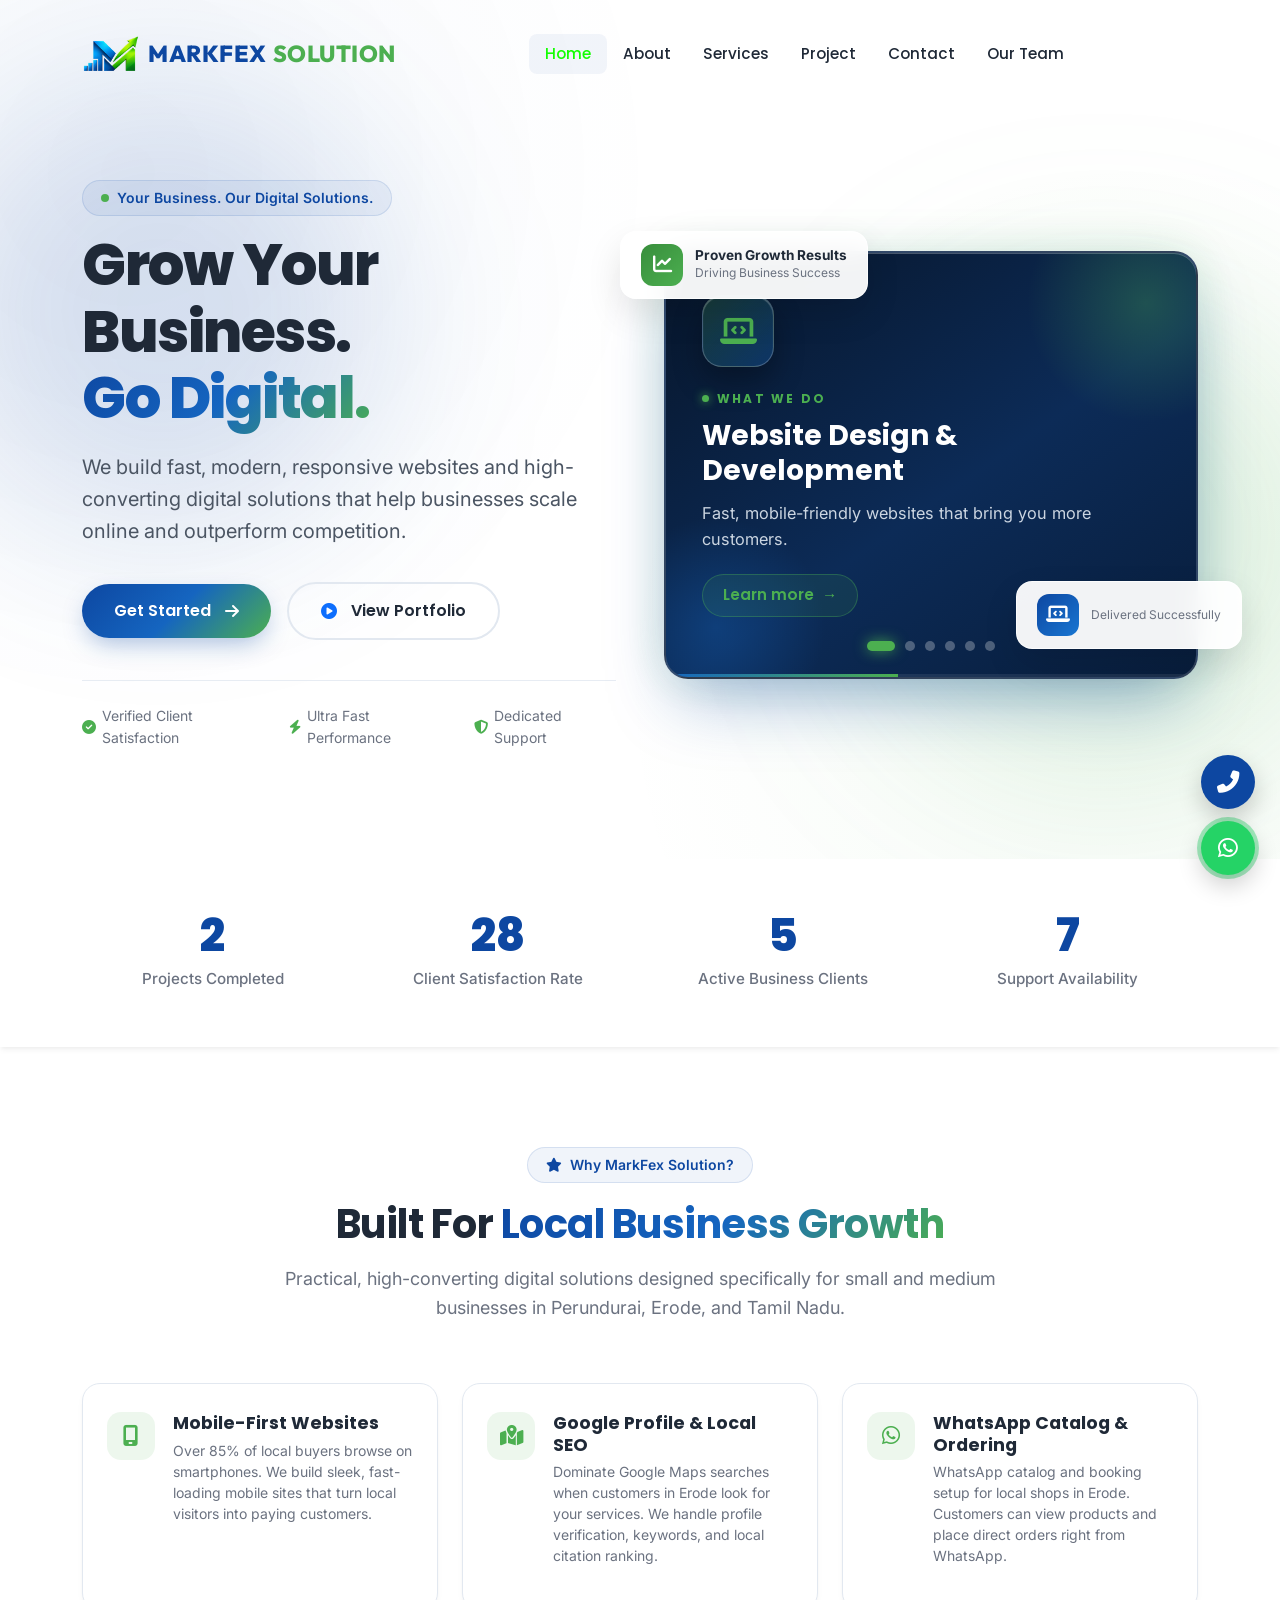
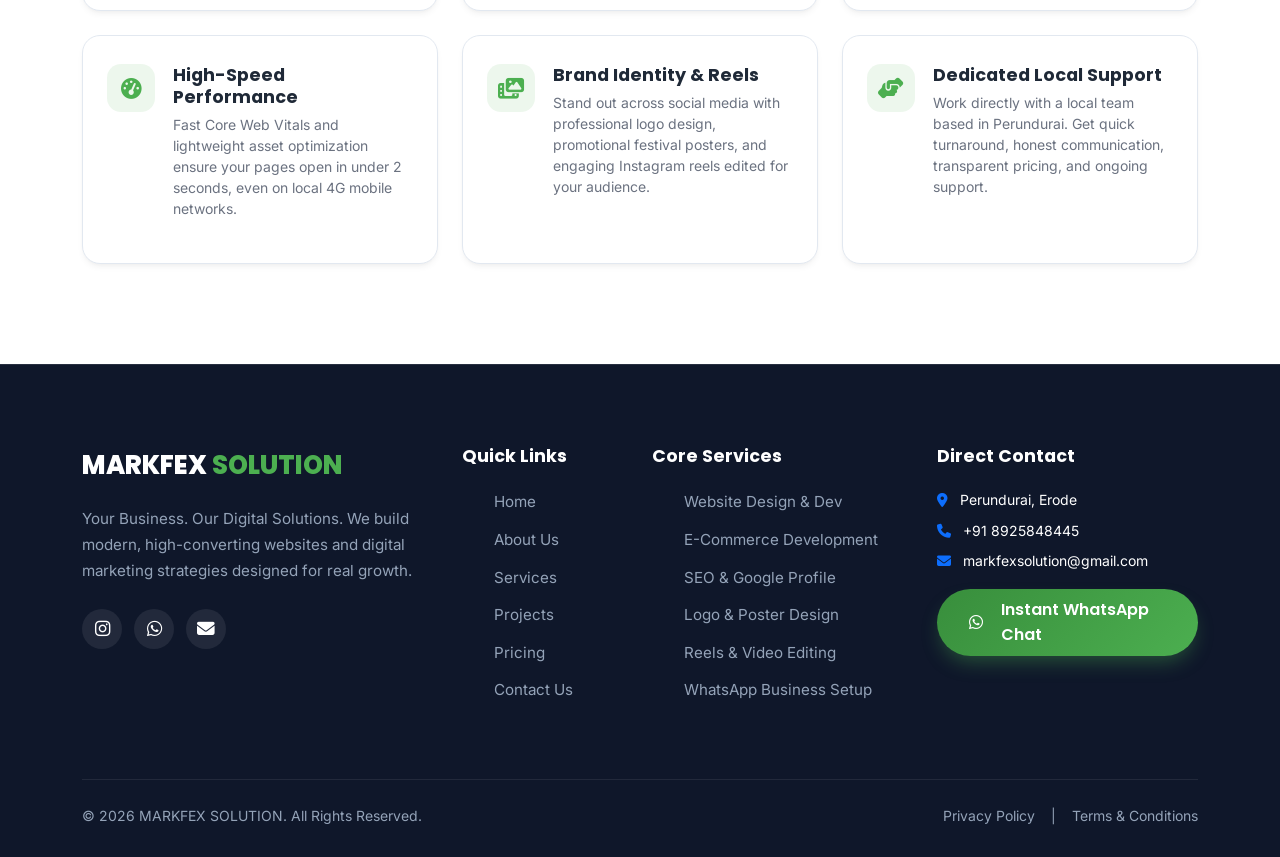
<file: index.html>
<!DOCTYPE html>
<html lang="en">

<head>
  <meta charset="UTF-8">
  <meta name="viewport" content="width=device-width, initial-scale=1.0">
  <title>MARKFEX SOLUTION | Website Design, SEO &amp; Digital Marketing in Erode</title>
  <link rel="icon" type="image/png" href="assets/images/logo text.png">
  <meta name="description"
    content="MARKFEX SOLUTION helps local businesses in Perundurai, Erode grow online with modern website design, e-commerce, Google Business Profile SEO, and digital marketing.">
  <meta name="keywords"
    content="MARKFEX SOLUTION, Digital Agency Erode, Web Design Perundurai, Web Development Erode, SEO Optimization, Graphic Design, E-Commerce Development Tamil Nadu, WhatsApp Business Setup">
  <link rel="canonical" href="https://markfexsolution.in/">

  <!-- Open Graph / Facebook -->
  <meta property="og:type" content="website">
  <meta property="og:site_name" content="MARKFEX SOLUTION">
  <meta property="og:title" content="MARKFEX SOLUTION | Website Design, SEO &amp; Digital Marketing in Erode">
  <meta property="og:description"
    content="Grow your local business online with high-converting websites, local SEO, and digital solutions by MARKFEX SOLUTION, Perundurai, Erode.">
  <meta property="og:url" content="https://markfexsolution.in/">
  <meta property="og:image" content="https://markfexsolution.in/assets/images/logo.png">

  <!-- Twitter Card -->
  <meta name="twitter:card" content="summary_large_image">
  <meta name="twitter:title" content="MARKFEX SOLUTION | Website Design &amp; Digital Marketing in Erode">
  <meta name="twitter:description"
    content="Modern website design, Google Business Profile SEO, and digital marketing for small and medium businesses in Erode and Perundurai.">
  <meta name="twitter:image" content="https://markfexsolution.in/assets/images/logo.png">

  <!-- LocalBusiness Schema Markup (JSON-LD) -->
  <script type="application/ld+json">
  {
    "@context": "https://schema.org",
    "@type": "LocalBusiness",
    "name": "MARKFEX SOLUTION",
    "image": "https://markfexsolution.in/assets/images/logo.png",
    "@id": "https://markfexsolution.in/#organization",
    "url": "https://markfexsolution.in",
    "telephone": "+918925848445",
    "email": "markfexsolution@gmail.com",
    "priceRange": "₹₹",
    "address": {
      "@type": "PostalAddress",
      "streetAddress": "Perundurai",
      "addressLocality": "Erode",
      "addressRegion": "Tamil Nadu",
      "postalCode": "638052",
      "addressCountry": "IN"
    },
    "geo": {
      "@type": "GeoCoordinates",
      "latitude": 11.2755,
      "longitude": 77.5828
    },
    "areaServed": [
      "Perundurai",
      "Erode",
      "Tirupur",
      "Coimbatore",
      "Tamil Nadu"
    ],
    "openingHoursSpecification": {
      "@type": "OpeningHoursSpecification",
      "dayOfWeek": [
        "Monday", "Tuesday", "Wednesday", "Thursday", "Friday", "Saturday"
      ],
      "opens": "09:00",
      "closes": "19:00"
    },
    "sameAs": [
      "https://www.instagram.com/markfex.solution/"
    ],
    "hasOfferCatalog": {
      "@type": "OfferCatalog",
      "name": "Digital Services",
      "itemListElement": [
        {
          "@type": "Offer",
          "itemOffered": {
            "@type": "Service",
            "name": "Website Design & Development"
          }
        },
        {
          "@type": "Offer",
          "itemOffered": {
            "@type": "Service",
            "name": "E-Commerce Development"
          }
        },
        {
          "@type": "Offer",
          "itemOffered": {
            "@type": "Service",
            "name": "Local SEO & Google Business Profile Optimization"
          }
        },
        {
          "@type": "Offer",
          "itemOffered": {
            "@type": "Service",
            "name": "Logo & Poster Graphic Design"
          }
        },
        {
          "@type": "Offer",
          "itemOffered": {
            "@type": "Service",
            "name": "Reels & Video Editing"
          }
        },
        {
          "@type": "Offer",
          "itemOffered": {
            "@type": "Service",
            "name": "WhatsApp Business Setup"
          }
        }
      ]
    }
  }
  </script>

  <!-- Google Fonts (Poppins & Inter) -->
  <link rel="preconnect" href="https://fonts.googleapis.com">
  <link rel="preconnect" href="https://fonts.gstatic.com" crossorigin>
  <link
    href="https://fonts.googleapis.com/css2?family=Inter:wght@300;400;500;600;700&family=Outfit:wght@500;600;700;800&family=Poppins:wght@500;600;700;800&display=swap"
    rel="stylesheet">

  <!-- Bootstrap 5 CSS -->
  <link href="https://cdn.jsdelivr.net/npm/bootstrap@5.3.2/dist/css/bootstrap.min.css" rel="stylesheet">

  <!-- FontAwesome Icons -->
  <link rel="stylesheet" href="https://cdnjs.cloudflare.com/ajax/libs/font-awesome/6.4.2/css/all.min.css">

  <!-- AOS (Animate On Scroll) CSS -->
  <link href="https://unpkg.com/aos@2.3.1/dist/aos.css" rel="stylesheet">

  <!-- Swiper.js CSS -->
  <link rel="stylesheet" href="https://cdn.jsdelivr.net/npm/swiper@10/swiper-bundle.min.css">

  <!-- Custom Stylesheet -->
  <link rel="stylesheet" href="css/style.css">
  <link rel="stylesheet" href="css/header.css">
</head>

<body>

  <!-- ==================== Page Loading Animation ==================== -->
  <div id="page-loader">
    <div class="loader-orbit orbit-one"></div>
    <div class="loader-orbit orbit-two"></div>
    <div class="loader-center">
      <div class="loader-logo">MARKFEX <span>SOLUTION</span></div>
      <div class="loader-line"></div>
      <p>Building Digital Experiences</p>
    </div>
  </div>

  <!-- ==================== Sticky Navigation Header ==================== -->
  <div data-site-header data-active="home"></div>

  <!-- ==================== Hero Section ==================== -->
  <section class="hero-section" id="hero">
    <div class="hero-bg-blobs">
      <div class="blob-1"></div>
      <div class="blob-2"></div>
    </div>

    <div class="container">
      <div class="row align-items-center g-5">
        <div class="col-lg-6 hero-content" data-aos="fade-right">
          <div class="badge-pill">
            <span class="pulse-dot"></span>
            Your Business. Our Digital Solutions.
          </div>
          <h1 class="hero-headline">
            Grow Your Business. <br><span class="text-gradient">Go Digital.</span>
          </h1>
          <p class="hero-subtext">
            We build fast, modern, responsive websites and high-converting digital solutions that help businesses scale
            online and outperform competition.
          </p>

          <div class="hero-cta-group">
            <a href="contact.html" class="btn-custom btn-primary-gradient">
              Get Started <i class="fas fa-arrow-right ms-1"></i>
            </a>
            <a href="Project.html" class="btn-custom btn-outline-custom">
              <i class="fas fa-play-circle text-primary me-1"></i> View Portfolio
            </a>
          </div>

          <div class="hero-trust-badges">
            <div class="trust-item">
              <i class="fas fa-check-circle"></i> Verified Client Satisfaction
            </div>
            <div class="trust-item">
              <i class="fas fa-bolt"></i> Ultra Fast Performance
            </div>
            <div class="trust-item">
              <i class="fas fa-shield-alt"></i> Dedicated Support
            </div>
          </div>
        </div>

        <div class="col-lg-6 hero-mockup-wrapper" data-aos="fade-left" data-aos-delay="200">
          <div class="hero-mockup-container hero-services-carousel" aria-label="Our services"
            aria-live="polite" tabindex="0">
            <a class="hero-services-slide is-active" href="services.html#website" data-service-slide
              aria-label="Website Design &amp; Development" aria-hidden="false" tabindex="0">
              <span class="hero-services-icon"><i class="fas fa-laptop-code" aria-hidden="true"></i></span>
              <span class="hero-services-copy">
                <span class="hero-services-eyebrow">WHAT WE DO</span>
                <span class="hero-services-title">Website Design &amp; Development</span>
                <span class="hero-services-benefit">Fast, mobile-friendly websites that bring you more customers.</span>
                <span class="hero-services-link">Learn more <span aria-hidden="true">→</span></span>
              </span>
            </a>
            <a class="hero-services-slide" href="services.html#ecommerce" data-service-slide
              aria-label="E-Commerce Development" aria-hidden="true" tabindex="-1">
              <span class="hero-services-icon"><i class="fas fa-cart-shopping" aria-hidden="true"></i></span>
              <span class="hero-services-copy">
                <span class="hero-services-eyebrow">WHAT WE DO</span>
                <span class="hero-services-title">E-Commerce Development</span>
                <span class="hero-services-benefit">Turn browsers into buyers with a seamless online store.</span>
                <span class="hero-services-link">Learn more <span aria-hidden="true">→</span></span>
              </span>
            </a>
            <a class="hero-services-slide" href="services.html#seo" data-service-slide
              aria-label="SEO &amp; Google Profile" aria-hidden="true" tabindex="-1">
              <span class="hero-services-icon"><i class="fas fa-chart-line" aria-hidden="true"></i></span>
              <span class="hero-services-copy">
                <span class="hero-services-eyebrow">WHAT WE DO</span>
                <span class="hero-services-title">SEO &amp; Google Profile</span>
                <span class="hero-services-benefit">Get found locally and bring more customers through search.</span>
                <span class="hero-services-link">Learn more <span aria-hidden="true">→</span></span>
              </span>
            </a>
            <a class="hero-services-slide" href="services.html#design" data-service-slide
              aria-label="Logo &amp; Poster Design" aria-hidden="true" tabindex="-1">
              <span class="hero-services-icon"><i class="fas fa-pen-nib" aria-hidden="true"></i></span>
              <span class="hero-services-copy">
                <span class="hero-services-eyebrow">WHAT WE DO</span>
                <span class="hero-services-title">Logo &amp; Poster Design</span>
                <span class="hero-services-benefit">Build a memorable brand with standout visuals for every channel.</span>
                <span class="hero-services-link">Learn more <span aria-hidden="true">→</span></span>
              </span>
            </a>
            <a class="hero-services-slide" href="services.html#video" data-service-slide
              aria-label="Reels &amp; Video Editing" aria-hidden="true" tabindex="-1">
              <span class="hero-services-icon"><i class="fas fa-film" aria-hidden="true"></i></span>
              <span class="hero-services-copy">
                <span class="hero-services-eyebrow">WHAT WE DO</span>
                <span class="hero-services-title">Reels &amp; Video Editing</span>
                <span class="hero-services-benefit">Create engaging short-form videos that keep viewers watching.</span>
                <span class="hero-services-link">Learn more <span aria-hidden="true">→</span></span>
              </span>
            </a>
            <a class="hero-services-slide" href="services.html#whatsapp" data-service-slide
              aria-label="WhatsApp Business Setup" aria-hidden="true" tabindex="-1">
              <span class="hero-services-icon"><i class="fab fa-whatsapp" aria-hidden="true"></i></span>
              <span class="hero-services-copy">
                <span class="hero-services-eyebrow">WHAT WE DO</span>
                <span class="hero-services-title">WhatsApp Business Setup</span>
                <span class="hero-services-benefit">Make it easy for customers to reach and buy from you.</span>
                <span class="hero-services-link">Learn more <span aria-hidden="true">→</span></span>
              </span>
            </a>
            <div class="hero-services-dots" role="group" aria-label="Choose a service">
              <button type="button" class="is-active" data-service-dot="0" aria-label="Show Website Design &amp; Development"
                aria-current="true"></button>
              <button type="button" data-service-dot="1" aria-label="Show E-Commerce Development"></button>
              <button type="button" data-service-dot="2" aria-label="Show SEO &amp; Google Profile"></button>
              <button type="button" data-service-dot="3" aria-label="Show Logo &amp; Poster Design"></button>
              <button type="button" data-service-dot="4" aria-label="Show Reels &amp; Video Editing"></button>
              <button type="button" data-service-dot="5" aria-label="Show WhatsApp Business Setup"></button>
            </div>
            <div class="hero-services-progress" aria-hidden="true"><span></span></div>
          </div>

          <!-- Floating Badges -->
          <div class="floating-card-badge floating-badge-1">
            <div class="badge-icon-box green">
              <i class="fas fa-chart-line"></i>
            </div>
            <div>
              <div class="badge-text-title">Proven Growth Results</div>
              <div class="badge-text-sub">Driving Business Success</div>
            </div>
          </div>

          <div class="floating-card-badge floating-badge-2">
            <div class="badge-icon-box blue">
              <i class="fas fa-laptop-code"></i>
            </div>
            <div>
              <div class="badge-text-sub">Delivered Successfully</div>
            </div>
          </div>
        </div>
      </div>
    </div>


  </section>

  <!-- ==================== Stat Counters Bar ==================== -->
  <!-- TODO: Confirm real agency stats with MARKFEX SOLUTION -->
  <section class="stats-banner-section" id="stats">
    <div class="container">
      <div class="row g-4">
        <div class="col-6 col-md-3">
          <div class="stat-box">
            <div class="stat-number counter-number" data-target="5" data-suffix="+">5+</div>
            <div class="stat-label">Projects Completed</div>
          </div>
        </div>
        <div class="col-6 col-md-3">
          <div class="stat-box">
            <div class="stat-number counter-number" data-target="100" data-suffix="%">100%</div>
            <div class="stat-label">Client Satisfaction Rate</div>
          </div>
        </div>
        <div class="col-6 col-md-3">
          <div class="stat-box">
            <div class="stat-number counter-number" data-target="15" data-suffix="+">15+</div>
            <div class="stat-label">Active Business Clients</div>
          </div>
        </div>
        <div class="col-6 col-md-3">
          <div class="stat-box">
            <div class="stat-number counter-number" data-target="24" data-suffix="/7">24/7</div>
            <div class="stat-label">Support Availability</div>
          </div>
        </div>
      </div>
    </div>
  </section>

  <!-- ==================== Why Choose Us Section ==================== -->
  <section class="section-padding" id="why-choose-us">
    <div class="container">
      <div class="section-title-wrapper" data-aos="fade-up">
        <div class="badge-pill"><i class="fas fa-star"></i> Why MarkFex Solution?</div>
        <h2 class="section-heading">Built For <span class="text-gradient">Local Business Growth</span></h2>
        <p class="section-subheading">Practical, high-converting digital solutions designed specifically for small and medium businesses in Perundurai, Erode, and Tamil Nadu.</p>
      </div>

      <div class="row g-4">
        <!-- Benefit 1 -->
        <div class="col-md-6 col-lg-4" data-aos="fade-up">
          <div class="feature-card h-100">
            <div class="feature-icon"><i class="fas fa-mobile-screen"></i></div>
            <div>
              <h4 class="feature-title">Mobile-First Websites</h4>
              <p class="feature-desc">Over 85% of local buyers browse on smartphones. We build sleek, fast-loading mobile sites that turn local visitors into paying customers.</p>
            </div>
          </div>
        </div>

        <!-- Benefit 2 -->
        <div class="col-md-6 col-lg-4" data-aos="fade-up" data-aos-delay="50">
          <div class="feature-card h-100">
            <div class="feature-icon"><i class="fas fa-map-location-dot"></i></div>
            <div>
              <h4 class="feature-title">Google Profile &amp; Local SEO</h4>
              <p class="feature-desc">Dominate Google Maps searches when customers in Erode look for your services. We handle profile verification, keywords, and local citation ranking.</p>
            </div>
          </div>
        </div>

        <!-- Benefit 3 -->
        <div class="col-md-6 col-lg-4" data-aos="fade-up" data-aos-delay="100">
          <div class="feature-card h-100">
            <div class="feature-icon"><i class="fab fa-whatsapp"></i></div>
            <div>
              <h4 class="feature-title">WhatsApp Catalog &amp; Ordering</h4>
              <p class="feature-desc">WhatsApp catalog and booking setup for local shops in Erode. Customers can view products and place direct orders right from WhatsApp.</p>
            </div>
          </div>
        </div>

        <!-- Benefit 4 -->
        <div class="col-md-6 col-lg-4" data-aos="fade-up">
          <div class="feature-card h-100">
            <div class="feature-icon"><i class="fas fa-gauge-high"></i></div>
            <div>
              <h4 class="feature-title">High-Speed Performance</h4>
              <p class="feature-desc">Fast Core Web Vitals and lightweight asset optimization ensure your pages open in under 2 seconds, even on local 4G mobile networks.</p>
            </div>
          </div>
        </div>

        <!-- Benefit 5 -->
        <div class="col-md-6 col-lg-4" data-aos="fade-up" data-aos-delay="50">
          <div class="feature-card h-100">
            <div class="feature-icon"><i class="fas fa-photo-film"></i></div>
            <div>
              <h4 class="feature-title">Brand Identity &amp; Reels</h4>
              <p class="feature-desc">Stand out across social media with professional logo design, promotional festival posters, and engaging Instagram reels edited for your audience.</p>
            </div>
          </div>
        </div>

        <!-- Benefit 6 -->
        <div class="col-md-6 col-lg-4" data-aos="fade-up" data-aos-delay="100">
          <div class="feature-card h-100">
            <div class="feature-icon"><i class="fas fa-handshake-angle"></i></div>
            <div>
              <h4 class="feature-title">Dedicated Local Support</h4>
              <p class="feature-desc">Work directly with a local team based in Perundurai. Get quick turnaround, honest communication, transparent pricing, and ongoing support.</p>
            </div>
          </div>
        </div>
      </div>
    </div>
  </section>

  <!-- ==================== Footer ==================== -->
  <footer class="footer-section">
    <div class="container">
      <div class="row g-4">
        <!-- Col 1 -->
        <div class="col-lg-4">
          <div class="footer-brand">
            <div class="footer-brand-title">MARKFEX <span>SOLUTION</span></div>
          </div>
          <p class="footer-text">Your Business. Our Digital Solutions. We build modern, high-converting websites and
            digital marketing strategies designed for real growth.</p>
          <div class="social-links">
            <a href="https://www.instagram.com/markfex.solution/" class="social-btn" aria-label="Instagram" target="_blank" rel="noopener"><i class="fab fa-instagram"></i></a>
            <a href="https://wa.me/918925848445?text=Hi%20MARKFEX%20SOLUTION%2C%20I%20have%20an%20inquiry%20regarding%20your%20services." class="social-btn" aria-label="WhatsApp" target="_blank" rel="noopener"><i class="fab fa-whatsapp"></i></a>
            <a href="mailto:markfexsolution@gmail.com" class="social-btn" aria-label="Email"><i class="fas fa-envelope"></i></a>
          </div>
        </div>

        <!-- Col 2 -->
        <div class="col-6 col-lg-2">
          <h4 class="footer-heading">Quick Links</h4>
          <ul class="footer-links-list">
            <li><a href="index.html">Home</a></li>
            <li><a href="about.html">About Us</a></li>
            <li><a href="services.html">Services</a></li>
            <li><a href="Project.html">Projects</a></li>
            <li><a href="pricing.html">Pricing</a></li>
            <li><a href="contact.html">Contact Us</a></li>
          </ul>
        </div>

        <!-- Col 3 -->
        <div class="col-6 col-lg-3">
          <h4 class="footer-heading">Core Services</h4>
          <ul class="footer-links-list">
            <li><a href="services.html">Website Design &amp; Dev</a></li>
            <li><a href="services.html">E-Commerce Development</a></li>
            <li><a href="services.html">SEO &amp; Google Profile</a></li>
            <li><a href="services.html">Logo &amp; Poster Design</a></li>
            <li><a href="services.html">Reels &amp; Video Editing</a></li>
            <li><a href="services.html">WhatsApp Business Setup</a></li>
          </ul>
        </div>

        <!-- Col 4 -->
        <div class="col-lg-3">
          <h4 class="footer-heading">Direct Contact</h4>
          <p class="small text-white mb-2"><i class="fas fa-map-marker-alt text-primary me-2"></i> Perundurai, Erode</p>
          <p class="small text-white mb-2"><i class="fas fa-phone text-primary me-2"></i> +91 8925848445</p>
          <p class="small text-white mb-3"><i class="fas fa-envelope text-primary me-2"></i> markfexsolution@gmail.com</p>
          <a href="https://wa.me/918925848445?text=Hi%20MARKFEX%20SOLUTION%2C%20I%20am%20interested%20in%20growing%20my%20business%20with%20your%20digital%20solutions." target="_blank" rel="noopener" class="btn-custom btn-whatsapp w-100 py-2 font-size-sm">
            <i class="fab fa-whatsapp me-2"></i> Instant WhatsApp Chat
          </a>
        </div>
      </div>

      <div class="footer-bottom">
        <div>&copy; 2026 MARKFEX SOLUTION. All Rights Reserved.</div>
        <div class="d-flex gap-3">
          <a href="privacy.html">Privacy Policy</a>
          <span>|</span>
          <a href="terms.html">Terms &amp; Conditions</a>
        </div>
      </div>
    </div>
  </footer>

  <!-- ==================== Floating Action Widgets ==================== -->
  <div class="floating-widgets">
    <!-- Scroll to top -->
    <div class="float-btn scroll-top-btn" id="scrollTopBtn" title="Scroll to Top" aria-label="Scroll to top">
      <i class="fas fa-chevron-up"></i>
    </div>
    <!-- Direct Call -->
    <a href="tel:+918925848445" class="float-btn float-btn-call" title="Call Us Directly" aria-label="Call MARKFEX SOLUTION">
      <i class="fas fa-phone-alt"></i>
    </a>
    <!-- WhatsApp Floating Button -->
    <a href="https://wa.me/918925848445?text=Hi%20MARKFEX%20SOLUTION%2C%20I%20am%20interested%20in%20growing%20my%20business%20with%20your%20digital%20solutions." target="_blank" rel="noopener" class="float-btn float-btn-whatsapp" title="Chat on WhatsApp" aria-label="Chat with MARKFEX SOLUTION on WhatsApp">
      <i class="fab fa-whatsapp"></i>
    </a>
  </div>

  <!-- Scripts -->
  <script src="https://cdn.jsdelivr.net/npm/bootstrap@5.3.2/dist/js/bootstrap.bundle.min.js"></script>
  <script src="https://unpkg.com/aos@2.3.1/dist/aos.js"></script>
  <script src="https://cdn.jsdelivr.net/npm/swiper@10/swiper-bundle.min.js"></script>
  <script src="js/site-header.js"></script>


<script src="js/main.js"></script>
</body>

</html>
</file>
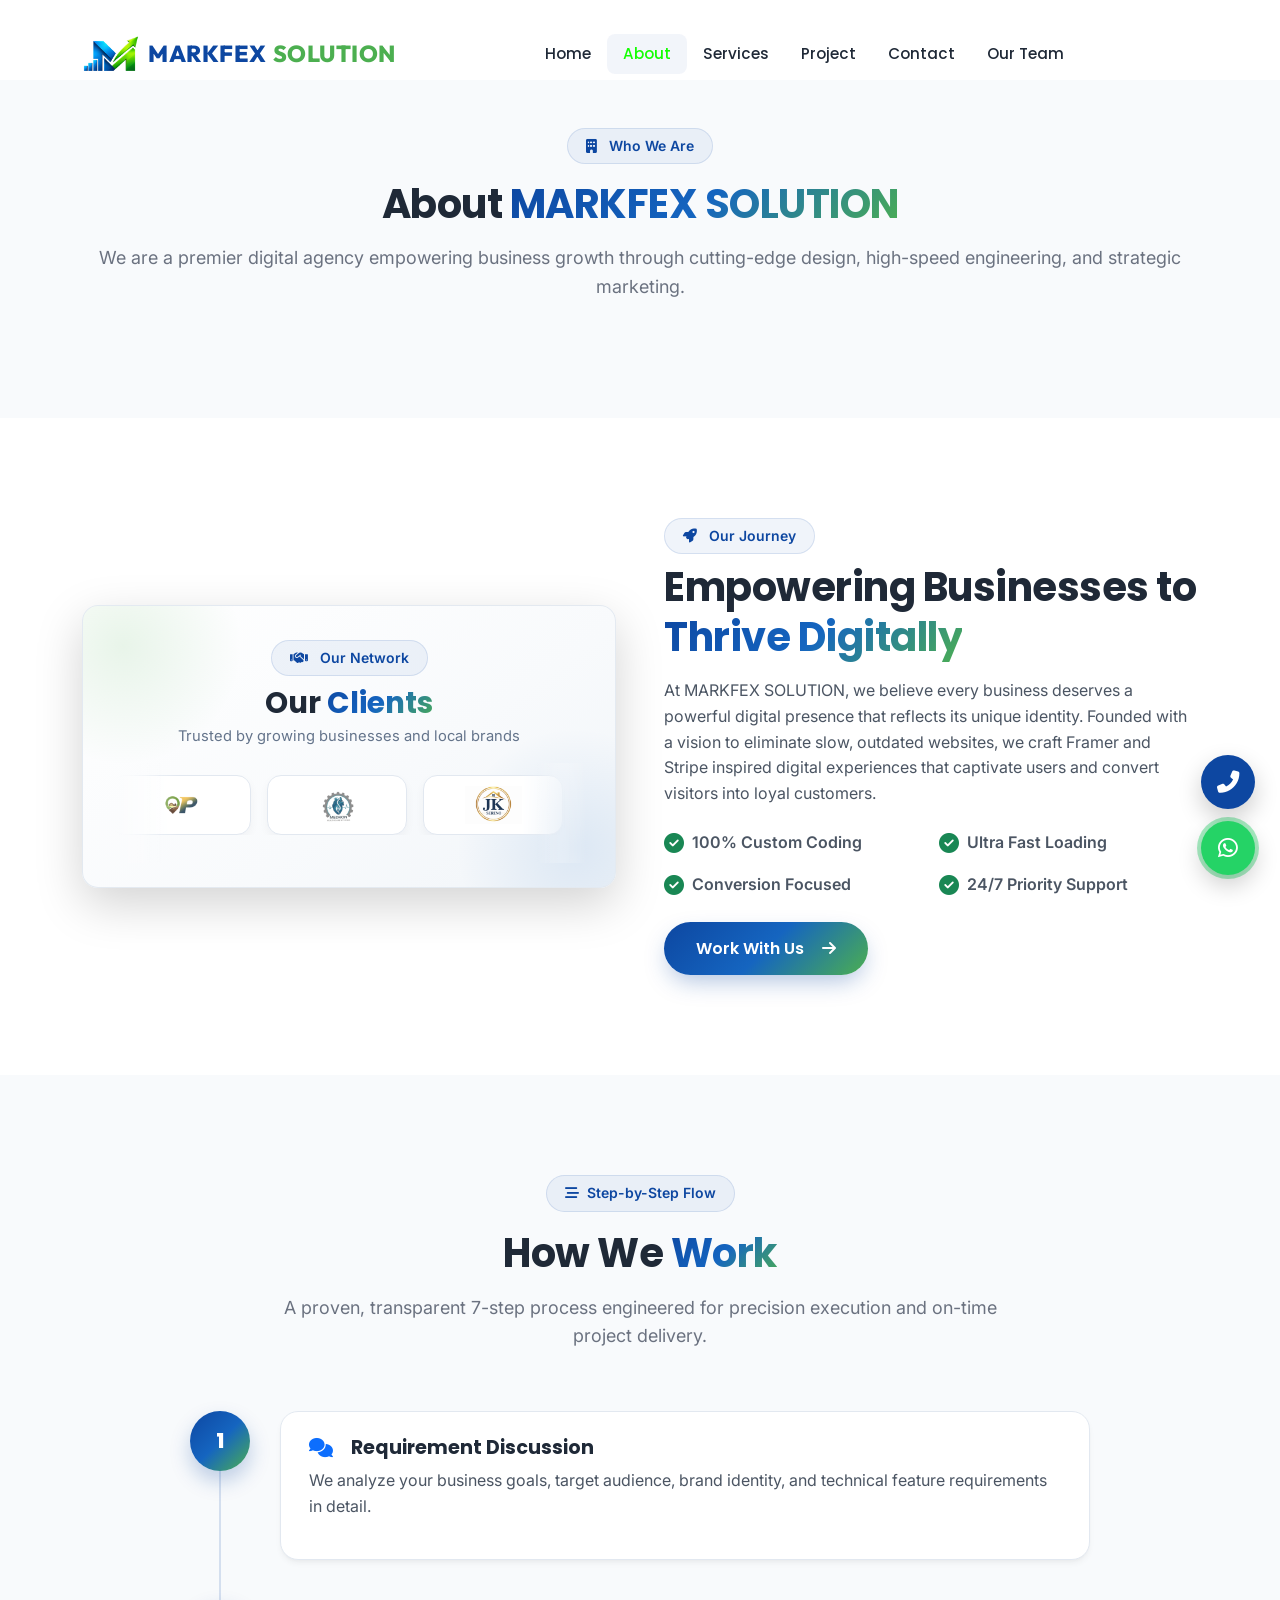
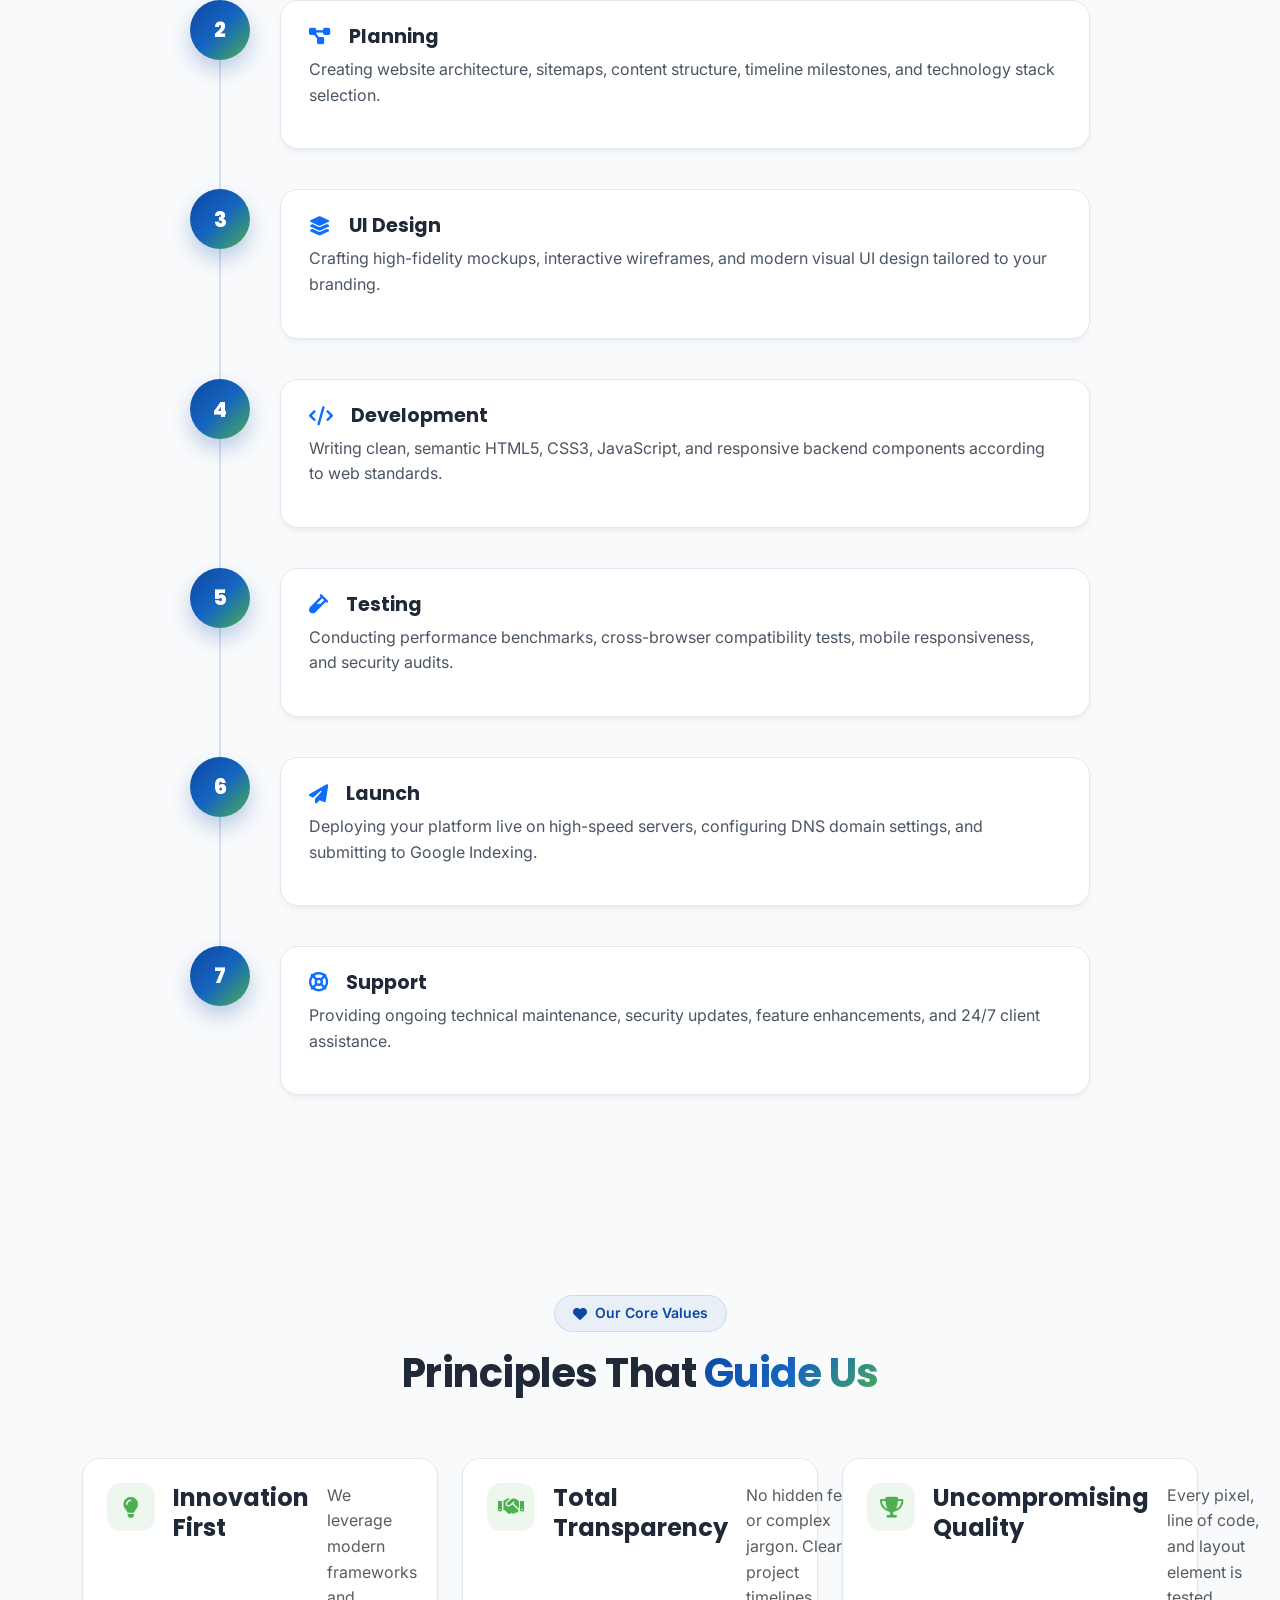
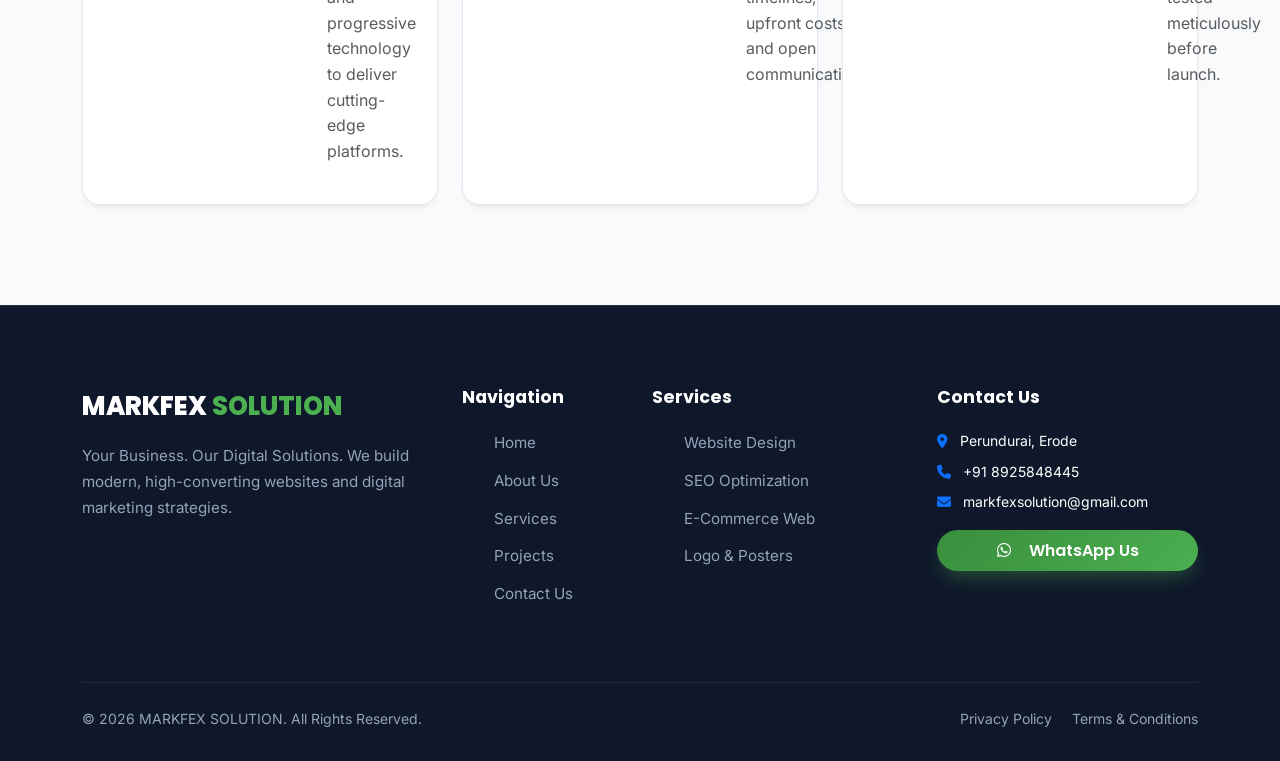
<file: about.html>
<!DOCTYPE html>
<html lang="en">
<head>
  <meta charset="UTF-8">
  <meta name="viewport" content="width=device-width, initial-scale=1.0">
  <title>About Us | MARKFEX SOLUTION Digital Agency</title>
    <link rel="icon" type="image/png" href="assets/images/logo text.png">

  <meta name="description" content="Learn about MARFEX SOLUTION - Our mission, values, expert team, and passion for delivering world-class digital solutions.">
  
  <link rel="preconnect" href="https://fonts.googleapis.com">
  <link rel="preconnect" href="https://fonts.gstatic.com" crossorigin>
  <link href="https://fonts.googleapis.com/css2?family=Inter:wght@300;400;500;600;700&family=Outfit:wght@500;600;700;800&family=Poppins:wght@500;600;700;800&display=swap" rel="stylesheet">

  <link href="https://cdn.jsdelivr.net/npm/bootstrap@5.3.2/dist/css/bootstrap.min.css" rel="stylesheet">
  <link rel="stylesheet" href="https://cdnjs.cloudflare.com/ajax/libs/font-awesome/6.4.2/css/all.min.css">
  <link href="https://unpkg.com/aos@2.3.1/dist/aos.css" rel="stylesheet">
  <link rel="stylesheet" href="css/style.css">
  <link rel="stylesheet" href="css/header.css">
</head>
<body>

  <!-- Page Loader -->
  <div id="page-loader">
    <div class="loader-orbit orbit-one"></div>
    <div class="loader-orbit orbit-two"></div>
    <div class="loader-center">
      <div class="loader-logo">MARKFEX <span>SOLUTION</span></div>
      <div class="loader-line"></div>
      <p>Building Digital Experiences</p>
    </div>
  </div>

  <!-- Header -->
  <div data-site-header data-active="about"></div>

  <!-- Subpage Banner -->
  <section class="section-padding bg-light-gray pt-5 text-center style-hero-banner" style="margin-top: 80px;">
    <div class="container">
      <div class="badge-pill mb-3"><i class="fas fa-building me-1"></i> Who We Are</div>
      <h1 class="section-heading display-4 fw-bold">About <span class="text-gradient">MARKFEX SOLUTION</span></h1>
      <p class="section-subheading max-w-600 mx-auto">We are a premier digital agency empowering business growth through cutting-edge design, high-speed engineering, and strategic marketing.</p>
    </div>
  </section>

  <!-- About Story Section -->
  <section class="section-padding">
    <div class="container">
      <div class="row align-items-center g-5">
        <div class="col-lg-6" data-aos="fade-right">
          <!-- ==================== Animated "Our Clients" Showcase Card ==================== -->
          <div class="clients-showcase-card rounded-4 shadow-lg position-relative">
            <!-- Ambient Card Glows -->
            <div class="clients-card-glow glow-top-left" aria-hidden="true"></div>
            <div class="clients-card-glow glow-bottom-right" aria-hidden="true"></div>

            <!-- Card Header -->
            <div class="clients-card-header mb-3">
              <div class="badge-pill mb-2"><i class="fas fa-handshake me-1"></i> Our Network</div>
              <h3 class="clients-card-title mb-1">Our <span class="text-gradient">Clients</span></h3>
              <p class="clients-card-subtitle text-muted small mb-0">Trusted by growing businesses and local brands</p>
            </div>

            <!-- 2-Row Infinite Marquee Showcase -->
            <div class="clients-marquee-container" aria-label="Our Client Partners">
              <!-- Fade-out Gradient Masks on Left & Right -->
              <div class="clients-marquee-mask clients-mask-left" aria-hidden="true"></div>
              <div class="clients-marquee-mask clients-mask-right" aria-hidden="true"></div>

              <!-- Row 1: Scrolling Left -->
              <div class="clients-marquee-row mb-3" aria-label="Client Row 1">
                <div class="clients-marquee-track track-left">
                  <!-- Set A -->
                  <div class="clients-marquee-group">
                    <div class="client-item-card" title="Oorupro">
                      <img src="assets/images/projects/Oorupro logo.png" alt="Oorupro" class="client-logo"
                        onerror="this.style.display='none'; this.nextElementSibling.style.display='inline-flex';" loading="lazy">
                      <span class="client-name-fallback"><i class="fas fa-building me-1"></i> Oorupro</span>
                    </div>
                    <div class="client-item-card" title="Medron Healthcare">
                      <img src="assets/images/projects/medron.png" alt="Medron Healthcare" class="client-logo"
                        onerror="this.style.display='none'; this.nextElementSibling.style.display='inline-flex';" loading="lazy">
                      <span class="client-name-fallback"><i class="fas fa-hospital me-1"></i> Medron</span>
                    </div>
                    <div class="client-item-card" title="JK Sereno">
                      <img src="assets/images/projects/Jk sereno.png" alt="JK Sereno" class="client-logo"
                        onerror="this.style.display='none'; this.nextElementSibling.style.display='inline-flex';" loading="lazy">
                      <span class="client-name-fallback"><i class="fas fa-cube me-1"></i> JK Sereno</span>
                    </div>
                    <div class="client-item-card" title="KLA Clothings">
                      <img src="assets/images/projects/kla Clothings.png" alt="KLA Clothings" class="client-logo"
                        onerror="this.style.display='none'; this.nextElementSibling.style.display='inline-flex';" loading="lazy">
                      <span class="client-name-fallback"><i class="fas fa-tshirt me-1"></i> KLA Clothings</span>
                    </div>
                  </div>
                                 
                </div>
              </div>
            </div>

          </div>
        </div>
        <div class="col-lg-6" data-aos="fade-left">
          <div class="badge-pill mb-2"><i class="fas fa-rocket me-1"></i> Our Journey</div>
          <h2 class="section-heading mb-3">Empowering Businesses to <span class="text-gradient">Thrive Digitally</span></h2>
          <p class="mb-4">At MARKFEX SOLUTION, we believe every business deserves a powerful digital presence that reflects its unique identity. Founded with a vision to eliminate slow, outdated websites, we craft Framer and Stripe inspired digital experiences that captivate users and convert visitors into loyal customers.</p>
          
          <div class="row g-3 mb-4">
            <div class="col-6">
              <div class="d-flex align-items-center gap-2">
                <i class="fas fa-check-circle text-success fs-5"></i>
                <span class="fw-semibold">100% Custom Coding</span>
              </div>
            </div>
            <div class="col-6">
              <div class="d-flex align-items-center gap-2">
                <i class="fas fa-check-circle text-success fs-5"></i>
                <span class="fw-semibold">Ultra Fast Loading</span>
              </div>
            </div>
            <div class="col-6">
              <div class="d-flex align-items-center gap-2">
                <i class="fas fa-check-circle text-success fs-5"></i>
                <span class="fw-semibold">Conversion Focused</span>
              </div>
            </div>
            <div class="col-6">
              <div class="d-flex align-items-center gap-2">
                <i class="fas fa-check-circle text-success fs-5"></i>
                <span class="fw-semibold">24/7 Priority Support</span>
              </div>
            </div>
          </div>

          <a href="contact.html" class="btn-custom btn-primary-gradient">Work With Us <i class="fas fa-arrow-right ms-2"></i></a>
        </div>
      </div>
    </div>
  </section>
<!-- ==================== Work Process Section ==================== -->
  <section class="section-padding bg-light-gray" id="process">
    <div class="container">
      <div class="section-title-wrapper" data-aos="fade-up">
        <div class="badge-pill"><i class="fas fa-stream"></i> Step-by-Step Flow</div>
        <h2 class="section-heading">How We <span class="text-gradient">Work</span></h2>
        <p class="section-subheading">A proven, transparent 7-step process engineered for precision execution and
          on-time project delivery.</p>
      </div>

      <div class="timeline-wrapper">
        <!-- Step 1 -->
        <div class="timeline-step" data-aos="fade-up">
          <div class="timeline-number-box">1</div>
          <div class="timeline-content-card">
            <h3 class="timeline-title"><i class="fas fa-comments text-primary me-2"></i> Requirement Discussion</h3>
            <p>We analyze your business goals, target audience, brand identity, and technical feature requirements in
              detail.</p>
          </div>
        </div>

        <!-- Step 2 -->
        <div class="timeline-step" data-aos="fade-up">
          <div class="timeline-number-box">2</div>
          <div class="timeline-content-card">
            <h3 class="timeline-title"><i class="fas fa-project-diagram text-primary me-2"></i> Planning</h3>
            <p>Creating website architecture, sitemaps, content structure, timeline milestones, and technology stack
              selection.</p>
          </div>
        </div>

        <!-- Step 3 -->
        <div class="timeline-step" data-aos="fade-up">
          <div class="timeline-number-box">3</div>
          <div class="timeline-content-card">
            <h3 class="timeline-title"><i class="fas fa-layer-group text-primary me-2"></i> UI Design</h3>
            <p>Crafting high-fidelity mockups, interactive wireframes, and modern visual UI design tailored to your
              branding.</p>
          </div>
        </div>

        <!-- Step 4 -->
        <div class="timeline-step" data-aos="fade-up">
          <div class="timeline-number-box">4</div>
          <div class="timeline-content-card">
            <h3 class="timeline-title"><i class="fas fa-code text-primary me-2"></i> Development</h3>
            <p>Writing clean, semantic HTML5, CSS3, JavaScript, and responsive backend components according to web
              standards.</p>
          </div>
        </div>

        <!-- Step 5 -->
        <div class="timeline-step" data-aos="fade-up">
          <div class="timeline-number-box">5</div>
          <div class="timeline-content-card">
            <h3 class="timeline-title"><i class="fas fa-vial text-primary me-2"></i> Testing</h3>
            <p>Conducting performance benchmarks, cross-browser compatibility tests, mobile responsiveness, and security
              audits.</p>
          </div>
        </div>

        <!-- Step 6 -->
        <div class="timeline-step" data-aos="fade-up">
          <div class="timeline-number-box">6</div>
          <div class="timeline-content-card">
            <h3 class="timeline-title"><i class="fas fa-paper-plane text-primary me-2"></i> Launch</h3>
            <p>Deploying your platform live on high-speed servers, configuring DNS domain settings, and submitting to
              Google Indexing.</p>
          </div>
        </div>

        <!-- Step 7 -->
        <div class="timeline-step" data-aos="fade-up">
          <div class="timeline-number-box">7</div>
          <div class="timeline-content-card">
            <h3 class="timeline-title"><i class="fas fa-life-ring text-primary me-2"></i> Support</h3>
            <p>Providing ongoing technical maintenance, security updates, feature enhancements, and 24/7 client
              assistance.</p>
          </div>
        </div>
      </div>
    </div>
  </section>
  <!-- Core Values -->
  <section class="section-padding bg-light-gray">
    <div class="container">
      <div class="section-title-wrapper" data-aos="fade-up">
        <div class="badge-pill"><i class="fas fa-heart"></i> Our Core Values</div>
        <h2 class="section-heading">Principles That <span class="text-gradient">Guide Us</span></h2>
      </div>

      <div class="row g-4">
        <div class="col-md-4" data-aos="fade-up">
          <div class="feature-card h-100 p-4">
            <div class="feature-icon mb-3"><i class="fas fa-lightbulb"></i></div>
            <h4>Innovation First</h4>
            <p class="text-muted">We leverage modern frameworks and progressive technology to deliver cutting-edge platforms.</p>
          </div>
        </div>
        <div class="col-md-4" data-aos="fade-up" data-aos-delay="100">
          <div class="feature-card h-100 p-4">
            <div class="feature-icon mb-3"><i class="fas fa-handshake"></i></div>
            <h4>Total Transparency</h4>
            <p class="text-muted">No hidden fees or complex jargon. Clear project timelines, upfront costs, and open communication.</p>
          </div>
        </div>
        <div class="col-md-4" data-aos="fade-up" data-aos-delay="200">
          <div class="feature-card h-100 p-4">
            <div class="feature-icon mb-3"><i class="fas fa-trophy"></i></div>
            <h4>Uncompromising Quality</h4>
            <p class="text-muted">Every pixel, line of code, and layout element is tested meticulously before launch.</p>
          </div>
        </div>
      </div>
    </div>
  </section>

  <!-- Footer -->
  <footer class="footer-section">
    <div class="container">
      <div class="row g-4">
        <div class="col-lg-4">
          <div class="footer-brand-title mb-3">MARKFEX <span>SOLUTION</span></div>
          <p class="footer-text">Your Business. Our Digital Solutions. We build modern, high-converting websites and digital marketing strategies.</p>
        </div>
        <div class="col-6 col-lg-2">
          <h4 class="footer-heading">Navigation</h4>
          <ul class="footer-links-list">
            <li><a href="index.html">Home</a></li>
            <li><a href="about.html">About Us</a></li>
            <li><a href="services.html">Services</a></li>
            <li><a href="Project.html">Projects</a></li>
            <li><a href="contact.html">Contact Us</a></li>
          </ul>
        </div>
        <div class="col-6 col-lg-3">
          <h4 class="footer-heading">Services</h4>
          <ul class="footer-links-list">
            <li><a href="services.html">Website Design</a></li>
            <li><a href="services.html">SEO Optimization</a></li>
            <li><a href="services.html">E-Commerce Web</a></li>
            <li><a href="services.html">Logo & Posters</a></li>
          </ul>
        </div>
        <div class="col-lg-3">
          <h4 class="footer-heading">Contact Us</h4>
          <p class="small text-white mb-2"><i class="fas fa-map-marker-alt me-2 text-primary"></i> Perundurai, Erode</p>
          <p class="small text-white mb-2"><i class="fas fa-phone me-2 text-primary"></i> +91 8925848445</p>
          <p class="small text-white mb-3"><i class="fas fa-envelope me-2 text-primary"></i> markfexsolution@gmail.com</p>
          <button onclick="sendWhatsAppMessage()" class="btn-custom btn-whatsapp w-100 py-2">
            <i class="fab fa-whatsapp me-2"></i> WhatsApp Us
          </button>
        </div>
      </div>
      <div class="footer-bottom">
        <div>&copy; 2026 MARKFEX SOLUTION. All Rights Reserved.</div>
        <div>
          <a href="privacy.html" class="me-3">Privacy Policy</a>
          <a href="terms.html">Terms & Conditions</a>
        </div>
      </div>
    </div>
  </footer>

  <!-- Floating Action Buttons -->
  <div class="floating-widgets">
    <div class="float-btn scroll-top-btn" id="scrollTopBtn"><i class="fas fa-chevron-up"></i></div>
    <a href="tel:+918925848445" class="float-btn float-btn-call"><i class="fas fa-phone-alt"></i></a>
    <div onclick="sendWhatsAppMessage()" class="float-btn float-btn-whatsapp"><i class="fab fa-whatsapp"></i></div>
  </div>

  <script src="https://cdn.jsdelivr.net/npm/bootstrap@5.3.2/dist/js/bootstrap.bundle.min.js"></script>
  <script src="https://unpkg.com/aos@2.3.1/dist/aos.js"></script>
  <script src="js/site-header.js"></script>


<script src="js/main.js"></script>
</body>
</html>
</file>
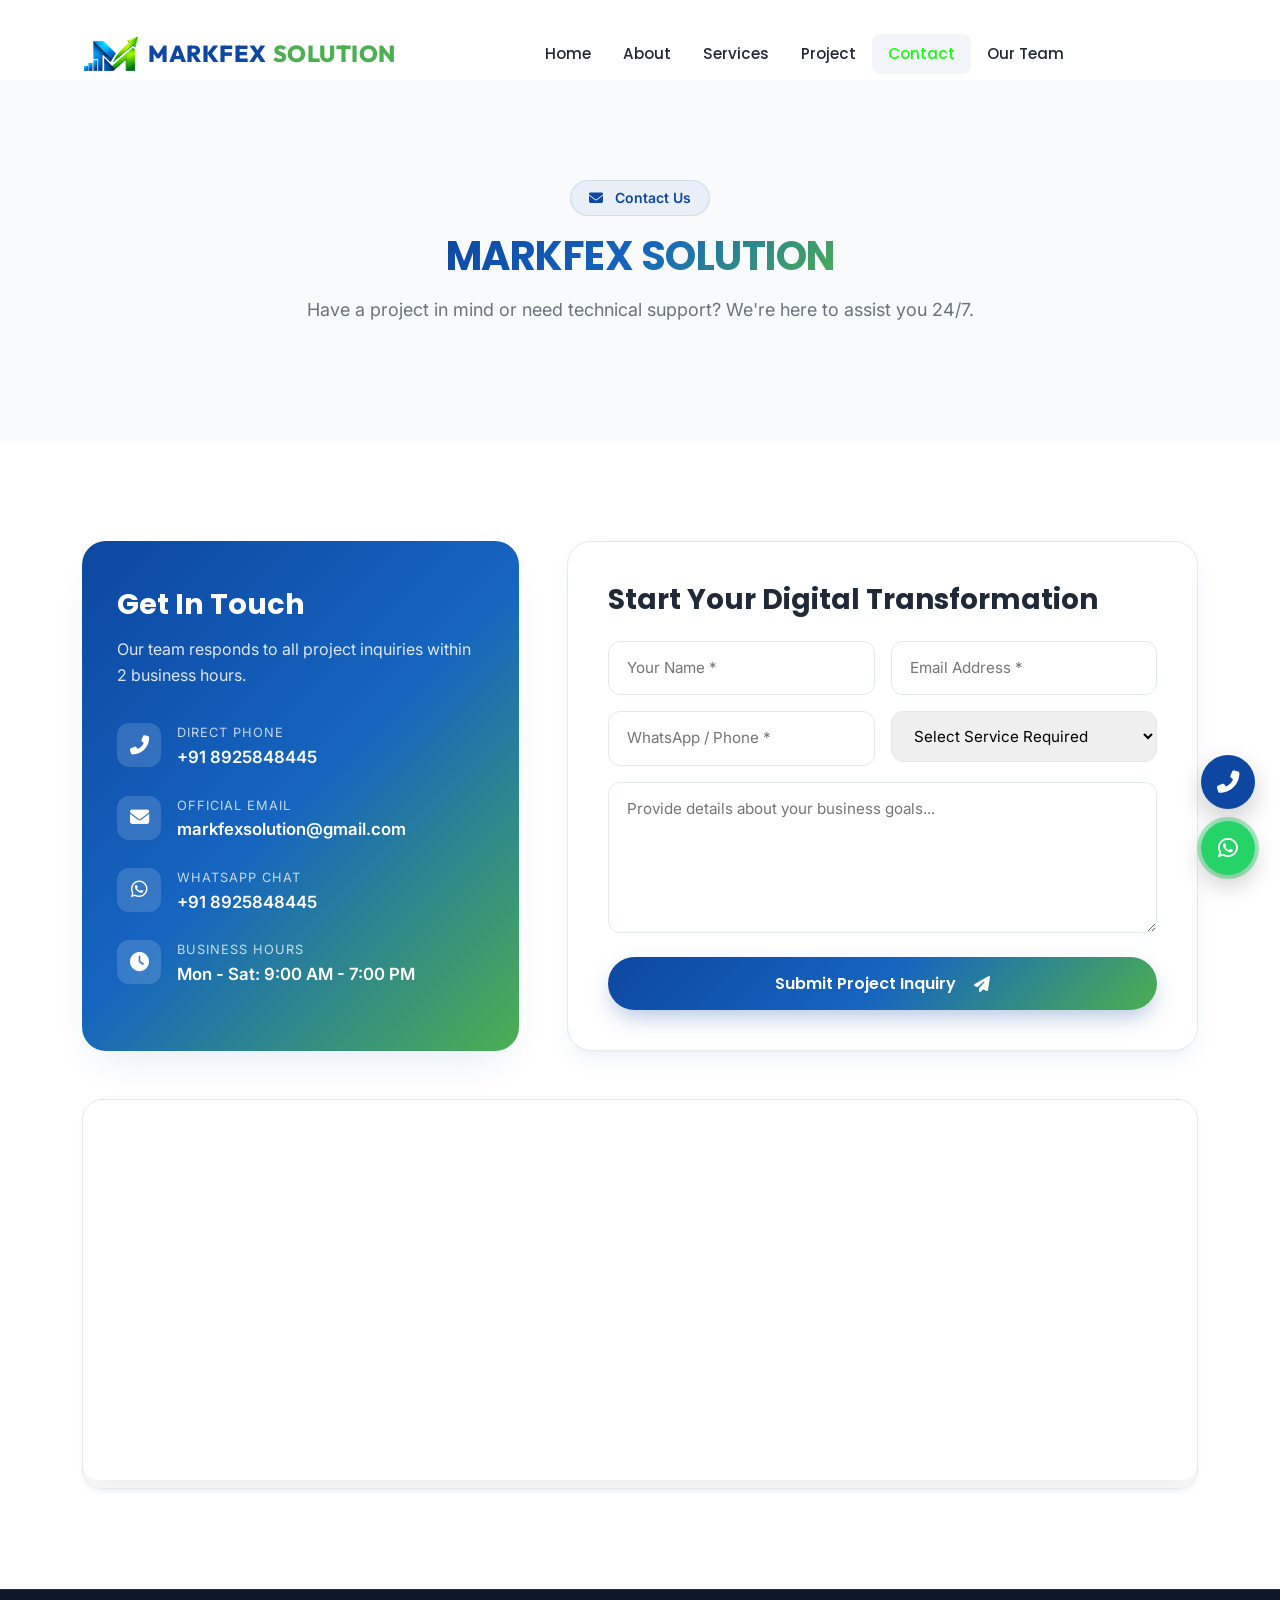
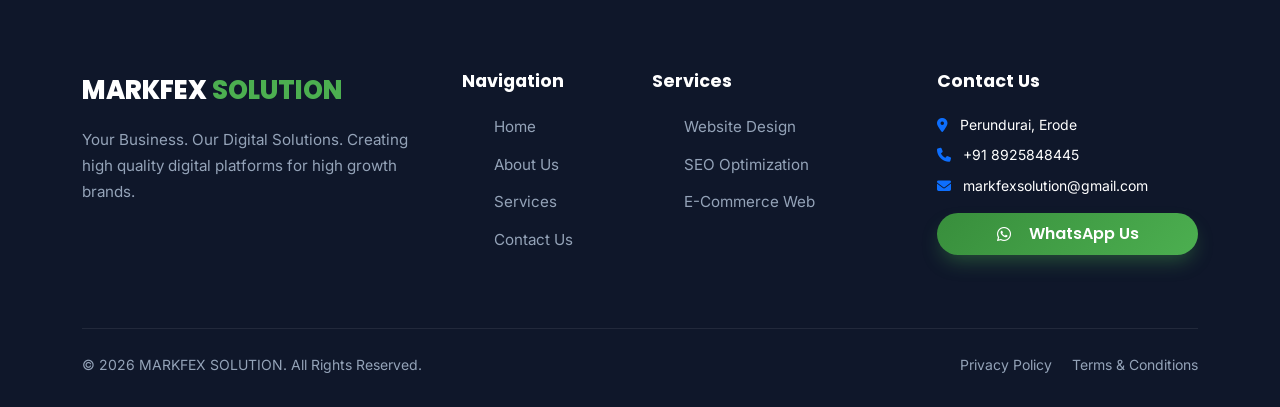
<file: contact.html>
<!DOCTYPE html>
<html lang="en">
<head>
  <meta charset="UTF-8">
  <meta name="viewport" content="width=device-width, initial-scale=1.0">
  <title>Contact Us | MARKFEX SOLUTION Digital Agency</title>
    <link rel="icon" type="image/png" href="assets/images/logo text.png">

  <meta name="description" content="Get in touch with MARFEX SOLUTION. Contact us via phone, email, WhatsApp, or visit our office for a free digital agency consultation.">
  
  <link rel="preconnect" href="https://fonts.googleapis.com">
  <link rel="preconnect" href="https://fonts.gstatic.com" crossorigin>
  <link href="https://fonts.googleapis.com/css2?family=Inter:wght@300;400;500;600;700&family=Outfit:wght@500;600;700;800&family=Poppins:wght@500;600;700;800&display=swap" rel="stylesheet">

  <link href="https://cdn.jsdelivr.net/npm/bootstrap@5.3.2/dist/css/bootstrap.min.css" rel="stylesheet">
  <link rel="stylesheet" href="https://cdnjs.cloudflare.com/ajax/libs/font-awesome/6.4.2/css/all.min.css">
  <link href="https://unpkg.com/aos@2.3.1/dist/aos.css" rel="stylesheet">
  <link rel="stylesheet" href="css/style.css">
  <link rel="stylesheet" href="css/header.css">
</head>
<body>

  <!-- Page Loader -->
  <div id="page-loader">
    <div class="loader-orbit orbit-one"></div>
    <div class="loader-orbit orbit-two"></div>
    <div class="loader-center">
      <div class="loader-logo">MARKFEX <span>SOLUTION</span></div>
      <div class="loader-line"></div>
      <p>Building Digital Experiences</p>
    </div>
  </div>

  <!-- Header -->
  <div data-site-header data-active="contact"></div>

  <!-- Subpage Banner -->
  <section class="section-padding bg-light-gray text-center" style="margin-top: 80px;">
    <div class="container">
      <div class="badge-pill mb-3"><i class="fas fa-envelope me-1"></i> Contact Us</div>
      <h1 class="section-heading display-4 fw-bold"><span class="text-gradient">MARKFEX SOLUTION</span></h1>
      <p class="section-subheading max-w-600 mx-auto">Have a project in mind or need technical support? We're here to assist you 24/7.</p>
    </div>
  </section>

  <!-- Contact Form & Info -->
  <section class="section-padding">
    <div class="container">
      <div class="row g-5">
        <div class="col-lg-5" data-aos="fade-right">
          <div class="contact-info-card">
            <h3>Get In Touch</h3>
            <p>Our team responds to all project inquiries within 2 business hours.</p>

            <div class="info-item-list">
              <div class="info-item">
                <div class="info-icon"><i class="fas fa-phone-alt"></i></div>
                <div class="info-details">
                  <label>Direct Phone</label>
                  <a href="tel:+918925848445">+91 8925848445</a>
                </div>
              </div>

              <div class="info-item">
                <div class="info-icon"><i class="fas fa-envelope"></i></div>
                <div class="info-details">
                  <label>Official Email</label>
                  <a href="mailto:markfexsolution@gmail.com">markfexsolution@gmail.com</a>
                </div>
              </div>

              <div class="info-item">
                <div class="info-icon"><i class="fab fa-whatsapp"></i></div>
                <div class="info-details">
                  <label>WhatsApp Chat</label>
                  <a href="javascript:void(0)" onclick="sendWhatsAppMessage()">+91 8925848445</a>
                </div>
              </div>

              <div class="info-item">
                <div class="info-icon"><i class="fas fa-clock"></i></div>
                <div class="info-details">
                  <label>Business Hours</label>
                  <span>Mon - Sat: 9:00 AM - 7:00 PM</span>
                </div>
              </div>
            </div>
          </div>
        </div>

        <div class="col-lg-7" data-aos="fade-left">
          <div class="contact-form-card">
            <h3 class="mb-4">Start Your Digital Transformation</h3>
            <form id="agencyContactForm">
              <div class="row g-3">
                <div class="col-md-6">
                  <input type="text" class="form-control-custom" placeholder="Your Name *" required>
                </div>
                <div class="col-md-6">
                  <input type="email" class="form-control-custom" placeholder="Email Address *" required>
                </div>
                <div class="col-md-6">
                  <input type="tel" class="form-control-custom" placeholder="WhatsApp / Phone *" required>
                </div>
                <div class="col-md-6">
                  <select class="form-control-custom" required>
                    <option value="" disabled selected>Select Service Required</option>
                    <option value="Website Design & Development">Website Design & Development</option>
                    <option value="E-Commerce Website">E-Commerce Website</option>
                    <option value="SEO & Google Business Profile">SEO & Google Business Profile</option>
                    <option value="Graphic & Logo Design">Graphic & Logo Design</option>
                    <option value="Video & Reels Editing">Video & Reels Editing</option>
                  </select>
                </div>
                <div class="col-12">
                  <textarea class="form-control-custom" rows="5" placeholder="Provide details about your business goals..." required></textarea>
                </div>
                <div class="col-12">
                  <button type="submit" class="btn-custom btn-primary-gradient w-100">
                    Submit Project Inquiry <i class="fas fa-paper-plane ms-2"></i>
                  </button>
                </div>
              </div>
            </form>
          </div>
        </div>
      </div>

      <!-- Map Embed -->
      <div class="map-container mt-5" data-aos="fade-up">
        <iframe
          src="https://www.google.com/maps?q=Perundurai,+Erode&output=embed"
          width="100%"
          height="380"
          style="border:0; border-radius: 16px; box-shadow: 0 10px 30px rgba(0,0,0,0.08);"
          allowfullscreen=""
          loading="lazy"
          title="MARFEX SOLUTION location in Perundurai, Erode"></iframe>
      </div>
    </div>
  </section>

  <!-- Footer -->
  <footer class="footer-section">
    <div class="container">
      <div class="row g-4">
        <div class="col-lg-4">
          <div class="footer-brand-title mb-3">MARKFEX <span>SOLUTION</span></div>
          <p class="footer-text">Your Business. Our Digital Solutions. Creating high quality digital platforms for high growth brands.</p>
        </div>
        <div class="col-6 col-lg-2">
          <h4 class="footer-heading">Navigation</h4>
          <ul class="footer-links-list">
            <li><a href="index.html">Home</a></li>
            <li><a href="about.html">About Us</a></li>
            <li><a href="services.html">Services</a></li>
            <li><a href="contact.html">Contact Us</a></li>
          </ul>
        </div>
        <div class="col-6 col-lg-3">
          <h4 class="footer-heading">Services</h4>
          <ul class="footer-links-list">
            <li><a href="services.html">Website Design</a></li>
            <li><a href="services.html">SEO Optimization</a></li>
            <li><a href="services.html">E-Commerce Web</a></li>
          </ul>
        </div>
        <div class="col-lg-3">
          <h4 class="footer-heading">Contact Us</h4>
          <p class="small text-white mb-2"><i class="fas fa-map-marker-alt me-2 text-primary"></i> Perundurai, Erode</p>
          <p class="small text-white mb-2"><i class="fas fa-phone me-2 text-primary"></i> +91 8925848445</p>
          <p class="small text-white mb-3"><i class="fas fa-envelope me-2 text-primary"></i> markfexsolution@gmail.com</p>
          <button onclick="sendWhatsAppMessage()" class="btn-custom btn-whatsapp w-100 py-2">
            <i class="fab fa-whatsapp me-2"></i> WhatsApp Us
          </button>
        </div>
      </div>
      <div class="footer-bottom">
        <div>&copy; 2026 MARKFEX SOLUTION. All Rights Reserved.</div>
        <div>
          <a href="privacy.html" class="me-3">Privacy Policy</a>
          <a href="terms.html">Terms & Conditions</a>
        </div>
      </div>
    </div>
  </footer>

  <div class="floating-widgets">
    <div class="float-btn scroll-top-btn" id="scrollTopBtn"><i class="fas fa-chevron-up"></i></div>
    <a href="tel:+918925848445" class="float-btn float-btn-call"><i class="fas fa-phone-alt"></i></a>
    <div onclick="sendWhatsAppMessage()" class="float-btn float-btn-whatsapp"><i class="fab fa-whatsapp"></i></div>
  </div>

  <script src="https://cdn.jsdelivr.net/npm/bootstrap@5.3.2/dist/js/bootstrap.bundle.min.js"></script>
  <script src="https://unpkg.com/aos@2.3.1/dist/aos.js"></script>
  <script src="js/site-header.js"></script>


<script src="js/main.js"></script>
</body>
</html>
</file>
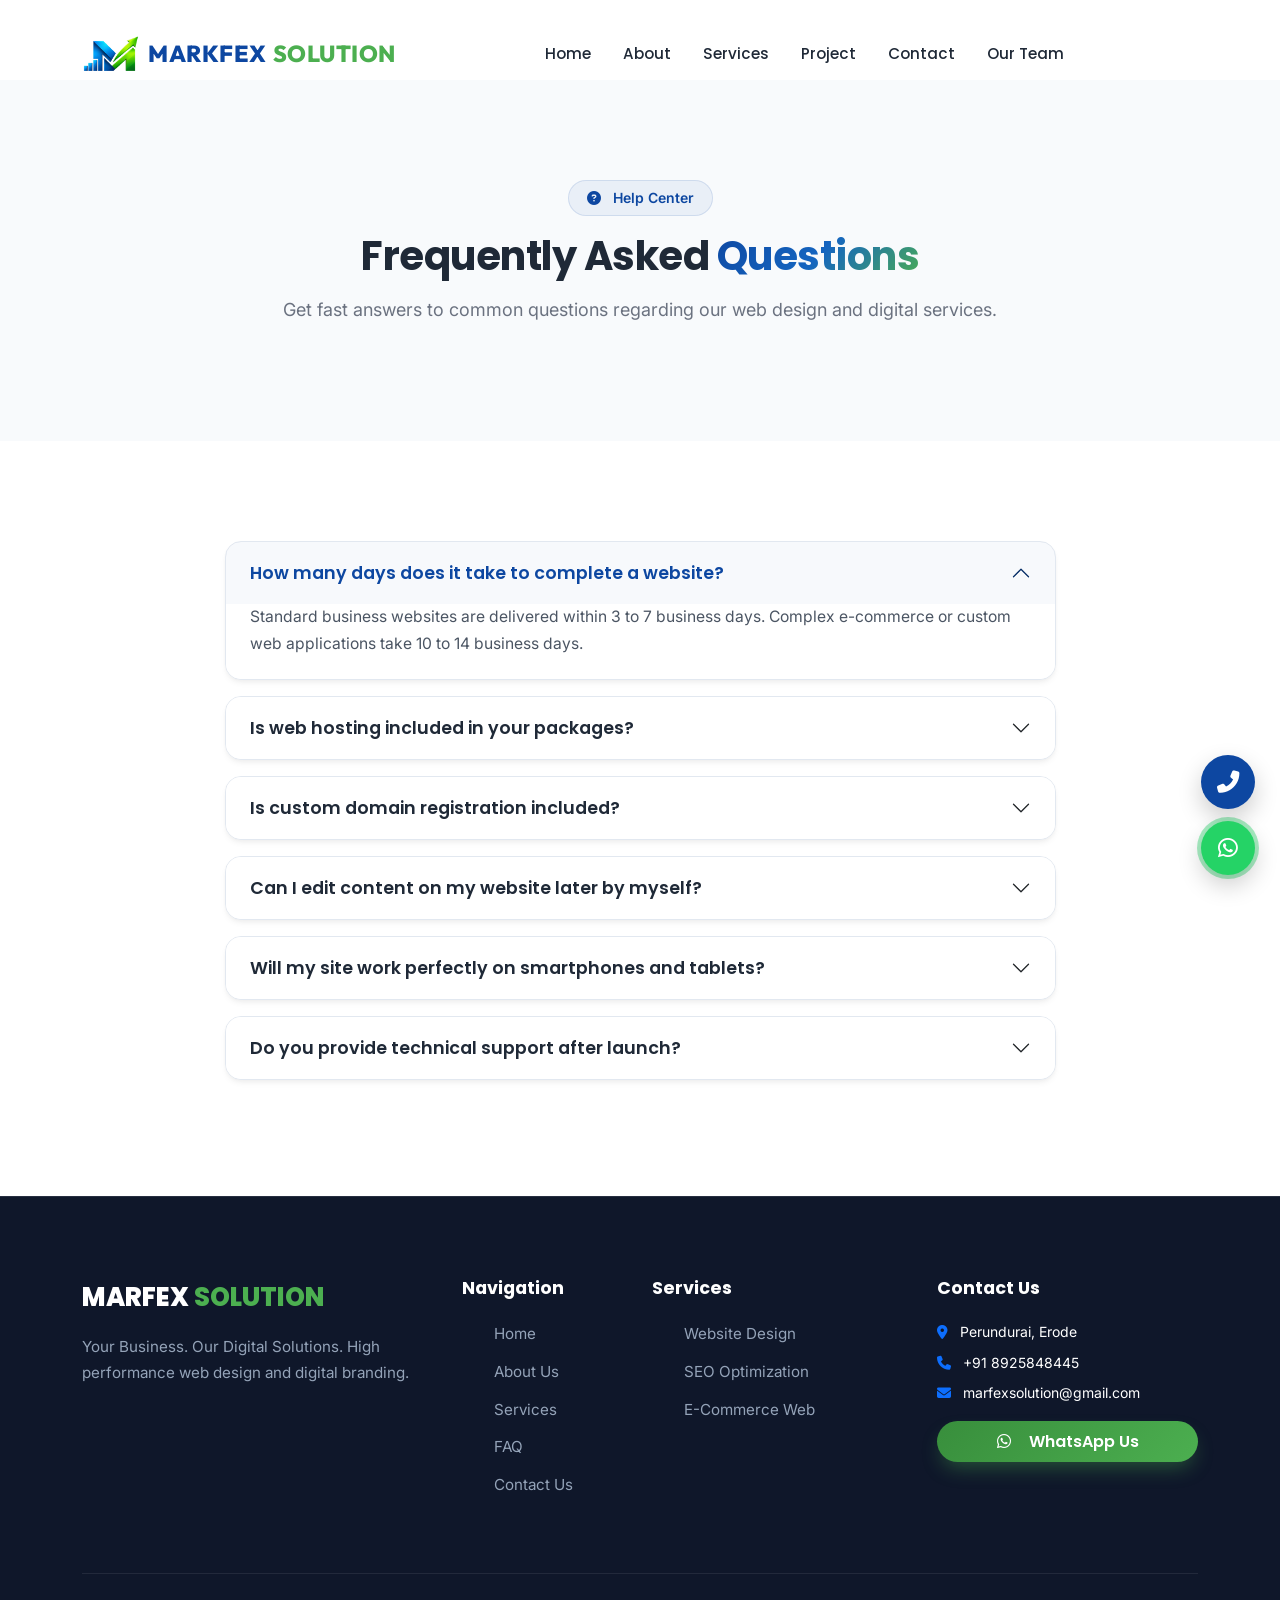
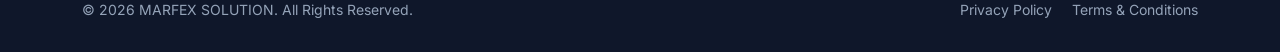
<file: faq.html>
<!DOCTYPE html>
<html lang="en">
<head>
  <meta charset="UTF-8">
  <meta name="viewport" content="width=device-width, initial-scale=1.0">
  <title>FAQ | MARFEX SOLUTION Digital Agency</title>
  <meta name="description" content="Frequently asked questions about website development timeline, domain registration, hosting, mobile responsiveness, and technical support.">
  
  <link rel="preconnect" href="https://fonts.googleapis.com">
  <link rel="preconnect" href="https://fonts.gstatic.com" crossorigin>
  <link href="https://fonts.googleapis.com/css2?family=Inter:wght@300;400;500;600;700&family=Outfit:wght@500;600;700;800&family=Poppins:wght@500;600;700;800&display=swap" rel="stylesheet">

  <link href="https://cdn.jsdelivr.net/npm/bootstrap@5.3.2/dist/css/bootstrap.min.css" rel="stylesheet">
  <link rel="stylesheet" href="https://cdnjs.cloudflare.com/ajax/libs/font-awesome/6.4.2/css/all.min.css">
  <link href="https://unpkg.com/aos@2.3.1/dist/aos.css" rel="stylesheet">
  <link rel="stylesheet" href="css/style.css">
  <link rel="stylesheet" href="css/header.css">
</head>
<body>

  <!-- Page Loader -->
  <div id="page-loader">
    <div class="loader-orbit orbit-one"></div>
    <div class="loader-orbit orbit-two"></div>
    <div class="loader-center">
      <div class="loader-logo">MARKFEX <span>SOLUTION</span></div>
      <div class="loader-line"></div>
      <p>Building Digital Experiences</p>
    </div>
  </div>

  <!-- Header -->
  <div data-site-header></div>

  <!-- Subpage Banner -->
  <section class="section-padding bg-light-gray text-center" style="margin-top: 80px;">
    <div class="container">
      <div class="badge-pill mb-3"><i class="fas fa-question-circle me-1"></i> Help Center</div>
      <h1 class="section-heading display-4 fw-bold">Frequently Asked <span class="text-gradient">Questions</span></h1>
      <p class="section-subheading max-w-600 mx-auto">Get fast answers to common questions regarding our web design and digital services.</p>
    </div>
  </section>

  <!-- FAQ Accordion -->
  <section class="section-padding">
    <div class="container">
      <div class="row justify-content-center">
        <div class="col-lg-9">
          <div class="accordion faq-accordion" id="faqPageAccordion">
            <div class="accordion-item">
              <h2 class="accordion-header" id="faqOne">
                <button class="accordion-button" type="button" data-bs-toggle="collapse" data-bs-target="#collapseFaqOne" aria-expanded="true">
                  How many days does it take to complete a website?
                </button>
              </h2>
              <div id="collapseFaqOne" class="accordion-collapse collapse show" data-bs-parent="#faqPageAccordion">
                <div class="accordion-body">
                  Standard business websites are delivered within 3 to 7 business days. Complex e-commerce or custom web applications take 10 to 14 business days.
                </div>
              </div>
            </div>

            <div class="accordion-item">
              <h2 class="accordion-header" id="faqTwo">
                <button class="accordion-button collapsed" type="button" data-bs-toggle="collapse" data-bs-target="#collapseFaqTwo">
                  Is web hosting included in your packages?
                </button>
              </h2>
              <div id="collapseFaqTwo" class="accordion-collapse collapse" data-bs-parent="#faqPageAccordion">
                <div class="accordion-body">
                  Yes! All our website packages include 1 year of high-speed cloud hosting with 99.9% uptime and SSL certificates.
                </div>
              </div>
            </div>

            <div class="accordion-item">
              <h2 class="accordion-header" id="faqThree">
                <button class="accordion-button collapsed" type="button" data-bs-toggle="collapse" data-bs-target="#collapseFaqThree">
                  Is custom domain registration included?
                </button>
              </h2>
              <div id="collapseFaqThree" class="accordion-collapse collapse" data-bs-parent="#faqPageAccordion">
                <div class="accordion-body">
                  Yes, we register your free 1-year custom domain name (.com, .net, or .org) or link your existing domain seamlessly.
                </div>
              </div>
            </div>

            <div class="accordion-item">
              <h2 class="accordion-header" id="faqFour">
                <button class="accordion-button collapsed" type="button" data-bs-toggle="collapse" data-bs-target="#collapseFaqFour">
                  Can I edit content on my website later by myself?
                </button>
              </h2>
              <div id="collapseFaqFour" class="accordion-collapse collapse" data-bs-parent="#faqPageAccordion">
                <div class="accordion-body">
                  Yes! We set up intuitive content management panels so you can update text, images, and services anytime without writing code.
                </div>
              </div>
            </div>

            <div class="accordion-item">
              <h2 class="accordion-header" id="faqFive">
                <button class="accordion-button collapsed" type="button" data-bs-toggle="collapse" data-bs-target="#collapseFaqFive">
                  Will my site work perfectly on smartphones and tablets?
                </button>
              </h2>
              <div id="collapseFaqFive" class="accordion-collapse collapse" data-bs-parent="#faqPageAccordion">
                <div class="accordion-body">
                  100% yes! We build fully responsive interfaces that render beautifully across all screen resolutions.
                </div>
              </div>
            </div>

            <div class="accordion-item">
              <h2 class="accordion-header" id="faqSix">
                <button class="accordion-button collapsed" type="button" data-bs-toggle="collapse" data-bs-target="#collapseFaqSix">
                  Do you provide technical support after launch?
                </button>
              </h2>
              <div id="collapseFaqSix" class="accordion-collapse collapse" data-bs-parent="#faqPageAccordion">
                <div class="accordion-body">
                  Yes, every project comes with 3 to 12 months of free post-launch support and regular security maintenance.
                </div>
              </div>
            </div>
          </div>
        </div>
      </div>
    </div>
  </section>

  <!-- Footer -->
  <footer class="footer-section">
    <div class="container">
      <div class="row g-4">
        <div class="col-lg-4">
          <div class="footer-brand-title mb-3">MARFEX <span>SOLUTION</span></div>
          <p class="footer-text">Your Business. Our Digital Solutions. High performance web design and digital branding.</p>
        </div>
        <div class="col-6 col-lg-2">
          <h4 class="footer-heading">Navigation</h4>
          <ul class="footer-links-list">
            <li><a href="index.html">Home</a></li>
            <li><a href="about.html">About Us</a></li>
            <li><a href="services.html">Services</a></li>
            <li><a href="faq.html">FAQ</a></li>
            <li><a href="contact.html">Contact Us</a></li>
          </ul>
        </div>
        <div class="col-6 col-lg-3">
          <h4 class="footer-heading">Services</h4>
          <ul class="footer-links-list">
            <li><a href="services.html">Website Design</a></li>
            <li><a href="services.html">SEO Optimization</a></li>
            <li><a href="services.html">E-Commerce Web</a></li>
          </ul>
        </div>
        <div class="col-lg-3">
          <h4 class="footer-heading">Contact Us</h4>
          <p class="small text-white mb-2"><i class="fas fa-map-marker-alt me-2 text-primary"></i> Perundurai, Erode</p>
          <p class="small text-white mb-2"><i class="fas fa-phone me-2 text-primary"></i> +91 8925848445</p>
          <p class="small text-white mb-3"><i class="fas fa-envelope me-2 text-primary"></i> marfexsolution@gmail.com</p>
          <button onclick="sendWhatsAppMessage()" class="btn-custom btn-whatsapp w-100 py-2">
            <i class="fab fa-whatsapp me-2"></i> WhatsApp Us
          </button>
        </div>
      </div>
      <div class="footer-bottom">
        <div>&copy; 2026 MARFEX SOLUTION. All Rights Reserved.</div>
        <div>
          <a href="privacy.html" class="me-3">Privacy Policy</a>
          <a href="terms.html">Terms & Conditions</a>
        </div>
      </div>
    </div>
  </footer>

  <div class="floating-widgets">
    <div class="float-btn scroll-top-btn" id="scrollTopBtn"><i class="fas fa-chevron-up"></i></div>
    <a href="tel:+918925848445" class="float-btn float-btn-call"><i class="fas fa-phone-alt"></i></a>
    <div onclick="sendWhatsAppMessage()" class="float-btn float-btn-whatsapp"><i class="fab fa-whatsapp"></i></div>
  </div>

  <script src="https://cdn.jsdelivr.net/npm/bootstrap@5.3.2/dist/js/bootstrap.bundle.min.js"></script>
  <script src="https://unpkg.com/aos@2.3.1/dist/aos.js"></script>
  <script src="js/site-header.js"></script>


<script src="js/main.js"></script>
</body>
</html>
</file>
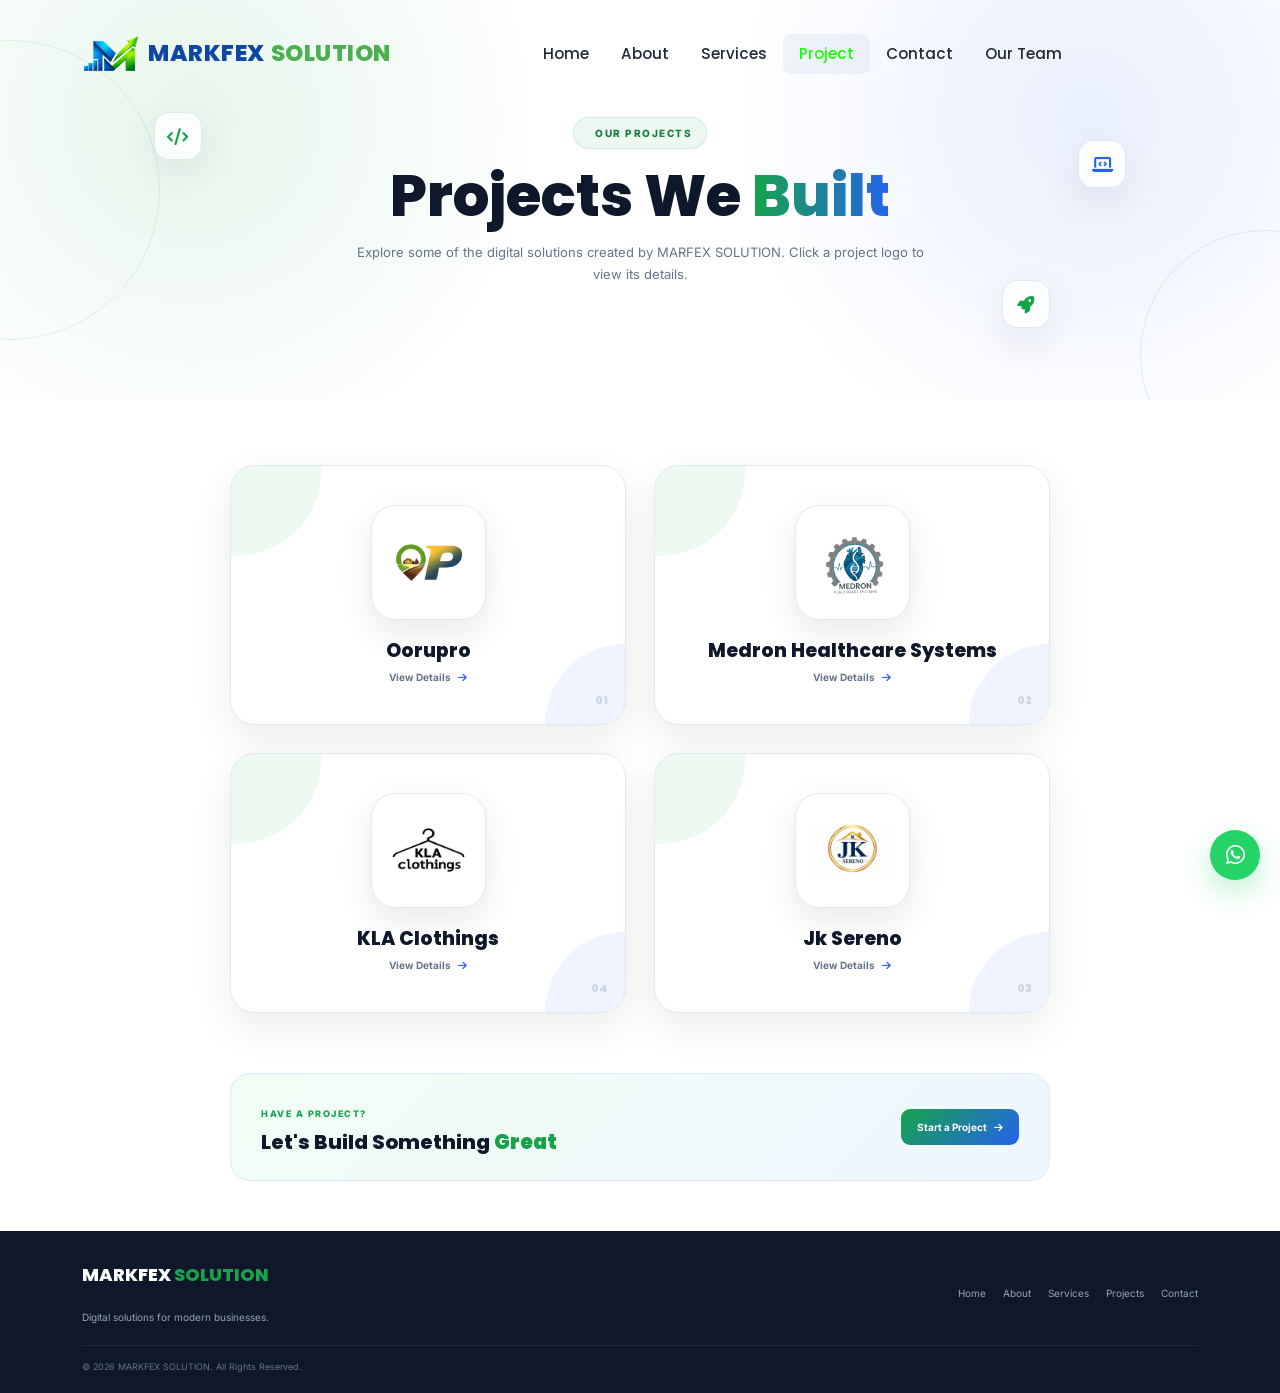
<file: portfolio.html>
<!DOCTYPE html>
<html lang="en">
<head>
  <meta charset="UTF-8">
  <meta name="viewport" content="width=device-width, initial-scale=1.0">
  <title>Projects &amp; Portfolio | MARKFEX SOLUTION</title>
  <link rel="canonical" href="https://markfexsolution.in/Project.html">
  <meta http-equiv="refresh" content="0; url=Project.html">
  <script>window.location.replace("Project.html");</script>
</head>
<body style="font-family: sans-serif; text-align: center; padding: 50px;">
  <p>Redirecting to <a href="Project.html">MARKFEX SOLUTION Projects &amp; Portfolio</a>...</p>
</body>
</html>
</file>
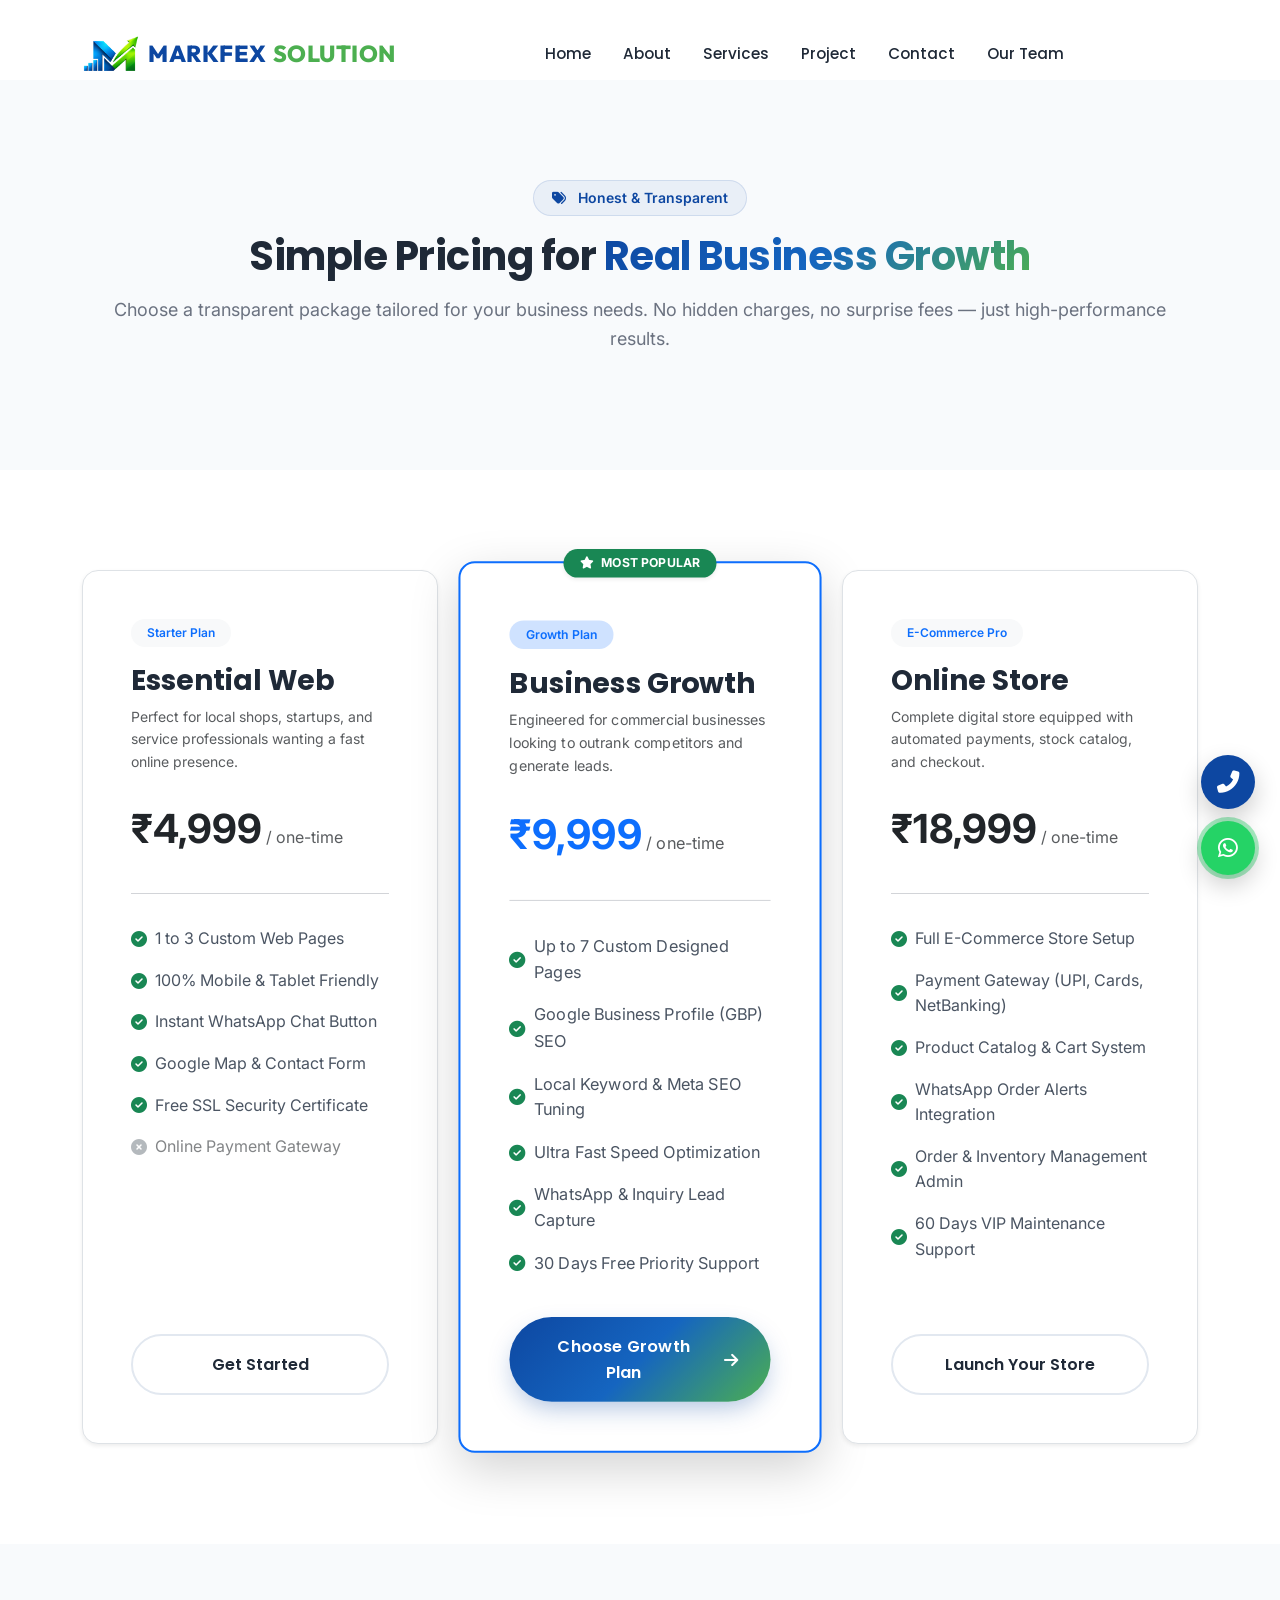
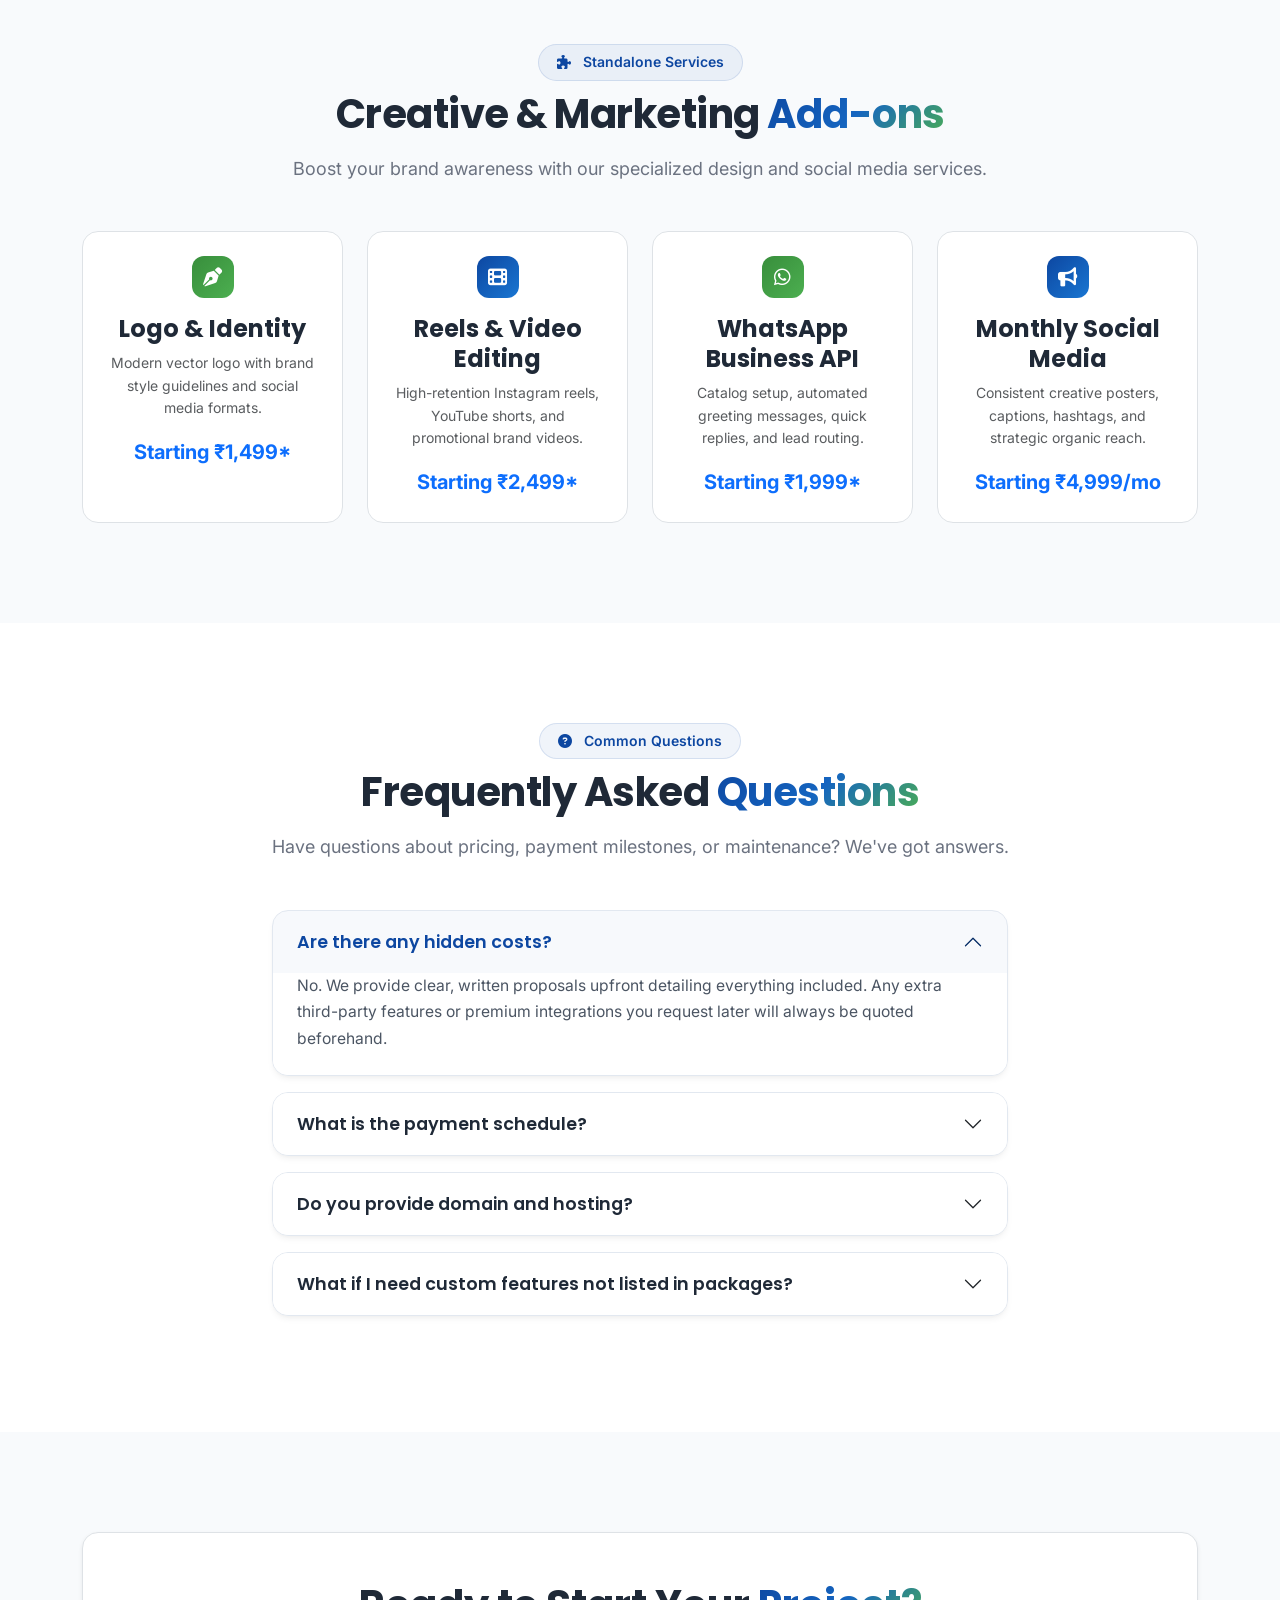
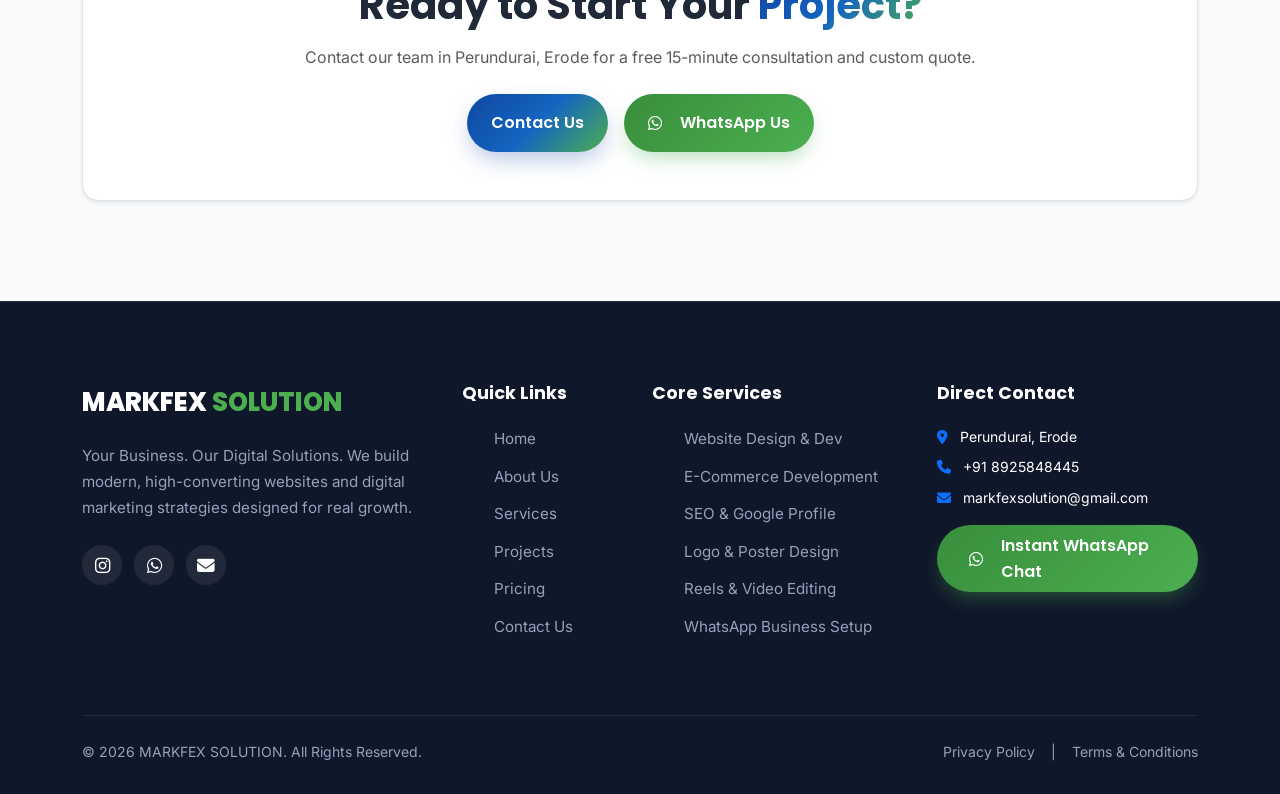
<file: pricing.html>
<!DOCTYPE html>
<html lang="en">

<head>
  <meta charset="UTF-8">
  <meta name="viewport" content="width=device-width, initial-scale=1.0">
  <title>Pricing Plans &amp; Packages | MARKFEX SOLUTION - Web Design in Erode</title>
  <link rel="icon" type="image/png" href="assets/images/logo text.png">
  <meta name="description"
    content="Affordable, transparent website design and digital marketing pricing packages by MARKFEX SOLUTION in Perundurai, Erode. Starting from ₹4,999.">
  <meta name="keywords"
    content="MARKFEX SOLUTION pricing, website cost Erode, web design price Perundurai, ecommerce website cost Tamil Nadu, affordable SEO packages">
  <link rel="canonical" href="https://markfexsolution.in/pricing.html">

  <!-- Open Graph / Facebook -->
  <meta property="og:type" content="website">
  <meta property="og:site_name" content="MARKFEX SOLUTION">
  <meta property="og:title" content="Transparent Pricing Plans | MARKFEX SOLUTION">
  <meta property="og:description"
    content="Explore transparent, affordable website design and digital marketing packages for businesses in Erode and Perundurai.">
  <meta property="og:url" content="https://markfexsolution.in/pricing.html">
  <meta property="og:image" content="https://markfexsolution.in/assets/images/logo.png">

  <!-- Google Fonts -->
  <link rel="preconnect" href="https://fonts.googleapis.com">
  <link rel="preconnect" href="https://fonts.gstatic.com" crossorigin>
  <link
    href="https://fonts.googleapis.com/css2?family=Inter:wght@300;400;500;600;700&family=Outfit:wght@500;600;700;800&family=Poppins:wght@500;600;700;800&display=swap"
    rel="stylesheet">

  <!-- Stylesheets -->
  <link href="https://cdn.jsdelivr.net/npm/bootstrap@5.3.2/dist/css/bootstrap.min.css" rel="stylesheet">
  <link rel="stylesheet" href="https://cdnjs.cloudflare.com/ajax/libs/font-awesome/6.4.2/css/all.min.css">
  <link href="https://unpkg.com/aos@2.3.1/dist/aos.css" rel="stylesheet">
  <link rel="stylesheet" href="css/style.css">
  <link rel="stylesheet" href="css/header.css">
</head>

<body>

  <!-- ==================== Page Loader ==================== -->
  <div id="page-loader">
    <div class="loader-orbit orbit-one"></div>
    <div class="loader-orbit orbit-two"></div>
    <div class="loader-center">
      <div class="loader-logo">MARKFEX <span>SOLUTION</span></div>
      <div class="loader-line"></div>
      <p>Building Digital Experiences</p>
    </div>
  </div>

  <!-- ==================== Site Header ==================== -->
  <div data-site-header data-active="pricing"></div>

  <!-- ==================== Hero Banner ==================== -->
  <section class="section-padding bg-light-gray text-center style-hero-banner" style="margin-top: 80px;">
    <div class="container">
      <div class="badge-pill mb-3" data-aos="fade-up"><i class="fas fa-tags me-1"></i> Honest &amp; Transparent</div>
      <h1 class="section-heading display-4 fw-bold" data-aos="fade-up" data-aos-delay="100">
        Simple Pricing for <span class="text-gradient">Real Business Growth</span>
      </h1>
      <p class="section-subheading max-w-600 mx-auto" data-aos="fade-up" data-aos-delay="200">
        Choose a transparent package tailored for your business needs. No hidden charges, no surprise fees — just high-performance results.
      </p>
    </div>
  </section>

  <!-- ==================== Pricing Cards Section ==================== -->
  <section class="section-padding">
    <div class="container">
      <div class="row g-4 align-items-stretch justify-content-center">

        <!-- Plan 1: Starter -->
        <div class="col-lg-4 col-md-6" data-aos="fade-up" data-aos-delay="100">
          <div class="pricing-card h-100 p-4 p-xl-5 rounded-4 bg-white border d-flex flex-column shadow-sm">
            <div class="mb-3">
              <span class="badge bg-light text-primary px-3 py-2 rounded-pill fw-semibold">Starter Plan</span>
            </div>
            <h3 class="fw-bold mb-2">Essential Web</h3>
            <p class="text-muted small mb-4">Perfect for local shops, startups, and service professionals wanting a fast online presence.</p>
            
            <div class="pricing-price mb-4">
              <span class="fs-1 fw-bold text-dark">₹4,999</span>
              <span class="text-muted">/ one-time</span>
            </div>

            <hr class="my-2 opacity-10">

            <ul class="pricing-features list-unstyled my-4 flex-grow-1">
              <li class="mb-3 d-flex align-items-center gap-2">
                <i class="fas fa-check-circle text-success"></i> <span>1 to 3 Custom Web Pages</span>
              </li>
              <li class="mb-3 d-flex align-items-center gap-2">
                <i class="fas fa-check-circle text-success"></i> <span>100% Mobile &amp; Tablet Friendly</span>
              </li>
              <li class="mb-3 d-flex align-items-center gap-2">
                <i class="fas fa-check-circle text-success"></i> <span>Instant WhatsApp Chat Button</span>
              </li>
              <li class="mb-3 d-flex align-items-center gap-2">
                <i class="fas fa-check-circle text-success"></i> <span>Google Map &amp; Contact Form</span>
              </li>
              <li class="mb-3 d-flex align-items-center gap-2">
                <i class="fas fa-check-circle text-success"></i> <span>Free SSL Security Certificate</span>
              </li>
              <li class="mb-3 d-flex align-items-center gap-2 text-muted">
                <i class="fas fa-times-circle text-secondary opacity-50"></i> <span class="opacity-75">Online Payment Gateway</span>
              </li>
            </ul>

            <a href="https://wa.me/918925848445?text=Hi%20MARKFEX%20SOLUTION%2C%20I%20am%20interested%20in%20the%20Essential%20Web%20Package%20(%E2%82%B94%2C999)."
              target="_blank" rel="noopener" class="btn-custom btn-outline-custom w-100 text-center py-3">
              Get Started
            </a>
          </div>
        </div>

        <!-- Plan 2: Business Growth (Featured) -->
        <div class="col-lg-4 col-md-6" data-aos="fade-up" data-aos-delay="200">
          <div class="pricing-card h-100 p-4 p-xl-5 rounded-4 bg-white border border-primary border-2 d-flex flex-column shadow-lg position-relative"
            style="transform: scale(1.02); z-index: 2;">
            <div class="position-absolute top-0 start-50 translate-middle">
              <span class="badge bg-success px-3 py-2 rounded-pill text-uppercase tracking-wider fw-bold shadow-sm">
                <i class="fas fa-star me-1"></i> Most Popular
              </span>
            </div>

            <div class="mb-3 mt-2">
              <span class="badge bg-primary-subtle text-primary px-3 py-2 rounded-pill fw-semibold">Growth Plan</span>
            </div>
            <h3 class="fw-bold mb-2">Business Growth</h3>
            <p class="text-muted small mb-4">Engineered for commercial businesses looking to outrank competitors and generate leads.</p>

            <div class="pricing-price mb-4">
              <span class="fs-1 fw-bold text-primary">₹9,999</span>
              <span class="text-muted">/ one-time</span>
            </div>

            <hr class="my-2 opacity-10">

            <ul class="pricing-features list-unstyled my-4 flex-grow-1">
              <li class="mb-3 d-flex align-items-center gap-2">
                <i class="fas fa-check-circle text-success"></i> <span>Up to 7 Custom Designed Pages</span>
              </li>
              <li class="mb-3 d-flex align-items-center gap-2">
                <i class="fas fa-check-circle text-success"></i> <span>Google Business Profile (GBP) SEO</span>
              </li>
              <li class="mb-3 d-flex align-items-center gap-2">
                <i class="fas fa-check-circle text-success"></i> <span>Local Keyword &amp; Meta SEO Tuning</span>
              </li>
              <li class="mb-3 d-flex align-items-center gap-2">
                <i class="fas fa-check-circle text-success"></i> <span>Ultra Fast Speed Optimization</span>
              </li>
              <li class="mb-3 d-flex align-items-center gap-2">
                <i class="fas fa-check-circle text-success"></i> <span>WhatsApp &amp; Inquiry Lead Capture</span>
              </li>
              <li class="mb-3 d-flex align-items-center gap-2">
                <i class="fas fa-check-circle text-success"></i> <span>30 Days Free Priority Support</span>
              </li>
            </ul>

            <a href="https://wa.me/918925848445?text=Hi%20MARKFEX%20SOLUTION%2C%20I%20am%20interested%20in%20the%20Business%20Growth%20Package%20(%E2%82%B99%2C999)."
              target="_blank" rel="noopener" class="btn-custom btn-primary-gradient w-100 text-center py-3">
              Choose Growth Plan <i class="fas fa-arrow-right ms-2"></i>
            </a>
          </div>
        </div>

        <!-- Plan 3: E-Commerce Store -->
        <div class="col-lg-4 col-md-6" data-aos="fade-up" data-aos-delay="300">
          <div class="pricing-card h-100 p-4 p-xl-5 rounded-4 bg-white border d-flex flex-column shadow-sm">
            <div class="mb-3">
              <span class="badge bg-light text-primary px-3 py-2 rounded-pill fw-semibold">E-Commerce Pro</span>
            </div>
            <h3 class="fw-bold mb-2">Online Store</h3>
            <p class="text-muted small mb-4">Complete digital store equipped with automated payments, stock catalog, and checkout.</p>

            <div class="pricing-price mb-4">
              <span class="fs-1 fw-bold text-dark">₹18,999</span>
              <span class="text-muted">/ one-time</span>
            </div>

            <hr class="my-2 opacity-10">

            <ul class="pricing-features list-unstyled my-4 flex-grow-1">
              <li class="mb-3 d-flex align-items-center gap-2">
                <i class="fas fa-check-circle text-success"></i> <span>Full E-Commerce Store Setup</span>
              </li>
              <li class="mb-3 d-flex align-items-center gap-2">
                <i class="fas fa-check-circle text-success"></i> <span>Payment Gateway (UPI, Cards, NetBanking)</span>
              </li>
              <li class="mb-3 d-flex align-items-center gap-2">
                <i class="fas fa-check-circle text-success"></i> <span>Product Catalog &amp; Cart System</span>
              </li>
              <li class="mb-3 d-flex align-items-center gap-2">
                <i class="fas fa-check-circle text-success"></i> <span>WhatsApp Order Alerts Integration</span>
              </li>
              <li class="mb-3 d-flex align-items-center gap-2">
                <i class="fas fa-check-circle text-success"></i> <span>Order &amp; Inventory Management Admin</span>
              </li>
              <li class="mb-3 d-flex align-items-center gap-2">
                <i class="fas fa-check-circle text-success"></i> <span>60 Days VIP Maintenance Support</span>
              </li>
            </ul>

            <a href="https://wa.me/918925848445?text=Hi%20MARKFEX%20SOLUTION%2C%20I%20am%20interested%20in%20the%20Online%20Store%20Package%20(%E2%82%B918%2C999)."
              target="_blank" rel="noopener" class="btn-custom btn-outline-custom w-100 text-center py-3">
              Launch Your Store
            </a>
          </div>
        </div>

      </div>
    </div>
  </section>

  <!-- ==================== Add-ons & Creative Services ==================== -->
  <section class="section-padding bg-light-gray">
    <div class="container">
      <div class="section-title-wrapper text-center mb-5" data-aos="fade-up">
        <div class="badge-pill mb-2"><i class="fas fa-puzzle-piece me-1"></i> Standalone Services</div>
        <h2 class="section-heading">Creative &amp; Marketing <span class="text-gradient">Add-ons</span></h2>
        <p class="section-subheading mx-auto">Boost your brand awareness with our specialized design and social media services.</p>
      </div>

      <div class="row g-4">
        <div class="col-md-6 col-lg-3" data-aos="fade-up" data-aos-delay="100">
          <div class="p-4 bg-white rounded-4 border h-100 text-center">
            <div class="badge-icon-box green mx-auto mb-3"><i class="fas fa-pen-nib"></i></div>
            <h4 class="fw-bold mb-2">Logo &amp; Identity</h4>
            <p class="text-muted small mb-3">Modern vector logo with brand style guidelines and social media formats.</p>
            <div class="fw-bold text-primary fs-5">Starting ₹1,499*</div>
          </div>
        </div>

        <div class="col-md-6 col-lg-3" data-aos="fade-up" data-aos-delay="200">
          <div class="p-4 bg-white rounded-4 border h-100 text-center">
            <div class="badge-icon-box blue mx-auto mb-3"><i class="fas fa-film"></i></div>
            <h4 class="fw-bold mb-2">Reels &amp; Video Editing</h4>
            <p class="text-muted small mb-3">High-retention Instagram reels, YouTube shorts, and promotional brand videos.</p>
            <div class="fw-bold text-primary fs-5">Starting ₹2,499*</div>
          </div>
        </div>

        <div class="col-md-6 col-lg-3" data-aos="fade-up" data-aos-delay="300">
          <div class="p-4 bg-white rounded-4 border h-100 text-center">
            <div class="badge-icon-box green mx-auto mb-3"><i class="fab fa-whatsapp"></i></div>
            <h4 class="fw-bold mb-2">WhatsApp Business API</h4>
            <p class="text-muted small mb-3">Catalog setup, automated greeting messages, quick replies, and lead routing.</p>
            <div class="fw-bold text-primary fs-5">Starting ₹1,999*</div>
          </div>
        </div>

        <div class="col-md-6 col-lg-3" data-aos="fade-up" data-aos-delay="400">
          <div class="p-4 bg-white rounded-4 border h-100 text-center">
            <div class="badge-icon-box blue mx-auto mb-3"><i class="fas fa-bullhorn"></i></div>
            <h4 class="fw-bold mb-2">Monthly Social Media</h4>
            <p class="text-muted small mb-3">Consistent creative posters, captions, hashtags, and strategic organic reach.</p>
            <div class="fw-bold text-primary fs-5">Starting ₹4,999/mo</div>
          </div>
        </div>
      </div>
    </div>
  </section>

  <!-- ==================== Pricing FAQ Section ==================== -->
  <section class="section-padding">
    <div class="container">
      <div class="section-title-wrapper text-center mb-5" data-aos="fade-up">
        <div class="badge-pill mb-2"><i class="fas fa-question-circle me-1"></i> Common Questions</div>
        <h2 class="section-heading">Frequently Asked <span class="text-gradient">Questions</span></h2>
        <p class="section-subheading mx-auto">Have questions about pricing, payment milestones, or maintenance? We've got answers.</p>
      </div>

      <div class="row justify-content-center">
        <div class="col-lg-8" data-aos="fade-up">
          <div class="accordion faq-accordion" id="pricingFaqAccordion">
            <div class="accordion-item">
              <h2 class="accordion-header" id="pfaq1">
                <button class="accordion-button" type="button" data-bs-toggle="collapse" data-bs-target="#collapsePFaq1" aria-expanded="true">
                  Are there any hidden costs?
                </button>
              </h2>
              <div id="collapsePFaq1" class="accordion-collapse collapse show" data-bs-parent="#pricingFaqAccordion">
                <div class="accordion-body">
                  No. We provide clear, written proposals upfront detailing everything included. Any extra third-party features or premium integrations you request later will always be quoted beforehand.
                </div>
              </div>
            </div>

            <div class="accordion-item">
              <h2 class="accordion-header" id="pfaq2">
                <button class="accordion-button collapsed" type="button" data-bs-toggle="collapse" data-bs-target="#collapsePFaq2">
                  What is the payment schedule?
                </button>
              </h2>
              <div id="collapsePFaq2" class="accordion-collapse collapse" data-bs-parent="#pricingFaqAccordion">
                <div class="accordion-body">
                  Typically, projects are split into milestones: 50% advance to start UI/UX design and development, and the remaining 50% upon final client approval and before live deployment.
                </div>
              </div>
            </div>

            <div class="accordion-item">
              <h2 class="accordion-header" id="pfaq3">
                <button class="accordion-button collapsed" type="button" data-bs-toggle="collapse" data-bs-target="#collapsePFaq3">
                  Do you provide domain and hosting?
                </button>
              </h2>
              <div id="collapsePFaq3" class="accordion-collapse collapse" data-bs-parent="#pricingFaqAccordion">
                <div class="accordion-body">
                  Yes, we help set up and link your custom domain (.in, .com) and configure lightning-fast, secure cloud hosting with free SSL encryption.
                </div>
              </div>
            </div>

            <div class="accordion-item">
              <h2 class="accordion-header" id="pfaq4">
                <button class="accordion-button collapsed" type="button" data-bs-toggle="collapse" data-bs-target="#collapsePFaq4">
                  What if I need custom features not listed in packages?
                </button>
              </h2>
              <div id="collapsePFaq4" class="accordion-collapse collapse" data-bs-parent="#pricingFaqAccordion">
                <div class="accordion-body">
                  We build custom software, web portals, and tailored e-commerce platforms. Contact us directly or message us on WhatsApp for a quick custom estimate within 2 hours.
                </div>
              </div>
            </div>
          </div>
        </div>
      </div>
    </div>
  </section>

  <!-- ==================== Call to Action ==================== -->
  <section class="section-padding bg-light-gray text-center">
    <div class="container" data-aos="zoom-in">
      <div class="p-5 rounded-4 bg-white border shadow-sm max-w-700 mx-auto">
        <h3 class="display-6 fw-bold mb-3">Ready to Start Your <span class="text-gradient">Project?</span></h3>
        <p class="text-muted mb-4">Contact our team in Perundurai, Erode for a free 15-minute consultation and custom quote.</p>
        <div class="d-flex justify-content-center gap-3 flex-wrap">
          <a href="contact.html" class="btn-custom btn-primary-gradient px-4 py-3">Contact Us</a>
          <a href="https://wa.me/918925848445?text=Hi%20MARKFEX%20SOLUTION%2C%20I%20would%20like%20a%20quote%20for%20my%20business." target="_blank" rel="noopener" class="btn-custom btn-whatsapp px-4 py-3">
            <i class="fab fa-whatsapp me-2"></i> WhatsApp Us
          </a>
        </div>
      </div>
    </div>
  </section>

  <!-- ==================== Footer ==================== -->
  <footer class="footer-section">
    <div class="container">
      <div class="row g-4">
        <!-- Col 1 -->
        <div class="col-lg-4">
          <div class="footer-brand">
            <div class="footer-brand-title">MARKFEX <span>SOLUTION</span></div>
          </div>
          <p class="footer-text">Your Business. Our Digital Solutions. We build modern, high-converting websites and
            digital marketing strategies designed for real growth.</p>
          <div class="social-links">
            <a href="https://www.instagram.com/markfex.solution/" class="social-btn" aria-label="Instagram" target="_blank" rel="noopener"><i class="fab fa-instagram"></i></a>
            <a href="https://wa.me/918925848445?text=Hi%20MARKFEX%20SOLUTION%2C%20I%20have%20an%20inquiry%20regarding%20your%20services." class="social-btn" aria-label="WhatsApp" target="_blank" rel="noopener"><i class="fab fa-whatsapp"></i></a>
            <a href="mailto:markfexsolution@gmail.com" class="social-btn" aria-label="Email"><i class="fas fa-envelope"></i></a>
          </div>
        </div>

        <!-- Col 2 -->
        <div class="col-6 col-lg-2">
          <h4 class="footer-heading">Quick Links</h4>
          <ul class="footer-links-list">
            <li><a href="index.html">Home</a></li>
            <li><a href="about.html">About Us</a></li>
            <li><a href="services.html">Services</a></li>
            <li><a href="Project.html">Projects</a></li>
            <li><a href="pricing.html">Pricing</a></li>
            <li><a href="contact.html">Contact Us</a></li>
          </ul>
        </div>

        <!-- Col 3 -->
        <div class="col-6 col-lg-3">
          <h4 class="footer-heading">Core Services</h4>
          <ul class="footer-links-list">
            <li><a href="services.html">Website Design &amp; Dev</a></li>
            <li><a href="services.html">E-Commerce Development</a></li>
            <li><a href="services.html">SEO &amp; Google Profile</a></li>
            <li><a href="services.html">Logo &amp; Poster Design</a></li>
            <li><a href="services.html">Reels &amp; Video Editing</a></li>
            <li><a href="services.html">WhatsApp Business Setup</a></li>
          </ul>
        </div>

        <!-- Col 4 -->
        <div class="col-lg-3">
          <h4 class="footer-heading">Direct Contact</h4>
          <p class="small text-white mb-2"><i class="fas fa-map-marker-alt text-primary me-2"></i> Perundurai, Erode</p>
          <p class="small text-white mb-2"><i class="fas fa-phone text-primary me-2"></i> +91 8925848445</p>
          <p class="small text-white mb-3"><i class="fas fa-envelope text-primary me-2"></i> markfexsolution@gmail.com</p>
          <a href="https://wa.me/918925848445?text=Hi%20MARKFEX%20SOLUTION%2C%20I%20am%20interested%20in%20growing%20my%20business%20with%20your%20digital%20solutions." target="_blank" rel="noopener" class="btn-custom btn-whatsapp w-100 py-2 font-size-sm">
            <i class="fab fa-whatsapp me-2"></i> Instant WhatsApp Chat
          </a>
        </div>
      </div>

      <div class="footer-bottom">
        <div>&copy; 2026 MARKFEX SOLUTION. All Rights Reserved.</div>
        <div class="d-flex gap-3">
          <a href="privacy.html">Privacy Policy</a>
          <span>|</span>
          <a href="terms.html">Terms &amp; Conditions</a>
        </div>
      </div>
    </div>
  </footer>

  <!-- ==================== Floating Action Widgets ==================== -->
  <div class="floating-widgets">
    <div class="float-btn scroll-top-btn" id="scrollTopBtn" title="Scroll to Top" aria-label="Scroll to top">
      <i class="fas fa-chevron-up"></i>
    </div>
    <a href="tel:+918925848445" class="float-btn float-btn-call" title="Call Us Directly" aria-label="Call MARKFEX SOLUTION">
      <i class="fas fa-phone-alt"></i>
    </a>
    <a href="https://wa.me/918925848445?text=Hi%20MARKFEX%20SOLUTION%2C%20I%20am%20interested%20in%20growing%20my%20business%20with%20your%20digital%20solutions." target="_blank" rel="noopener" class="float-btn float-btn-whatsapp" title="Chat on WhatsApp" aria-label="Chat with MARKFEX SOLUTION on WhatsApp">
      <i class="fab fa-whatsapp"></i>
    </a>
  </div>

  <!-- Scripts -->
  <script src="https://cdn.jsdelivr.net/npm/bootstrap@5.3.2/dist/js/bootstrap.bundle.min.js"></script>
  <script src="https://unpkg.com/aos@2.3.1/dist/aos.js"></script>
  <script src="js/site-header.js"></script>
  <script src="js/main.js"></script>
</body>

</html>
</file>
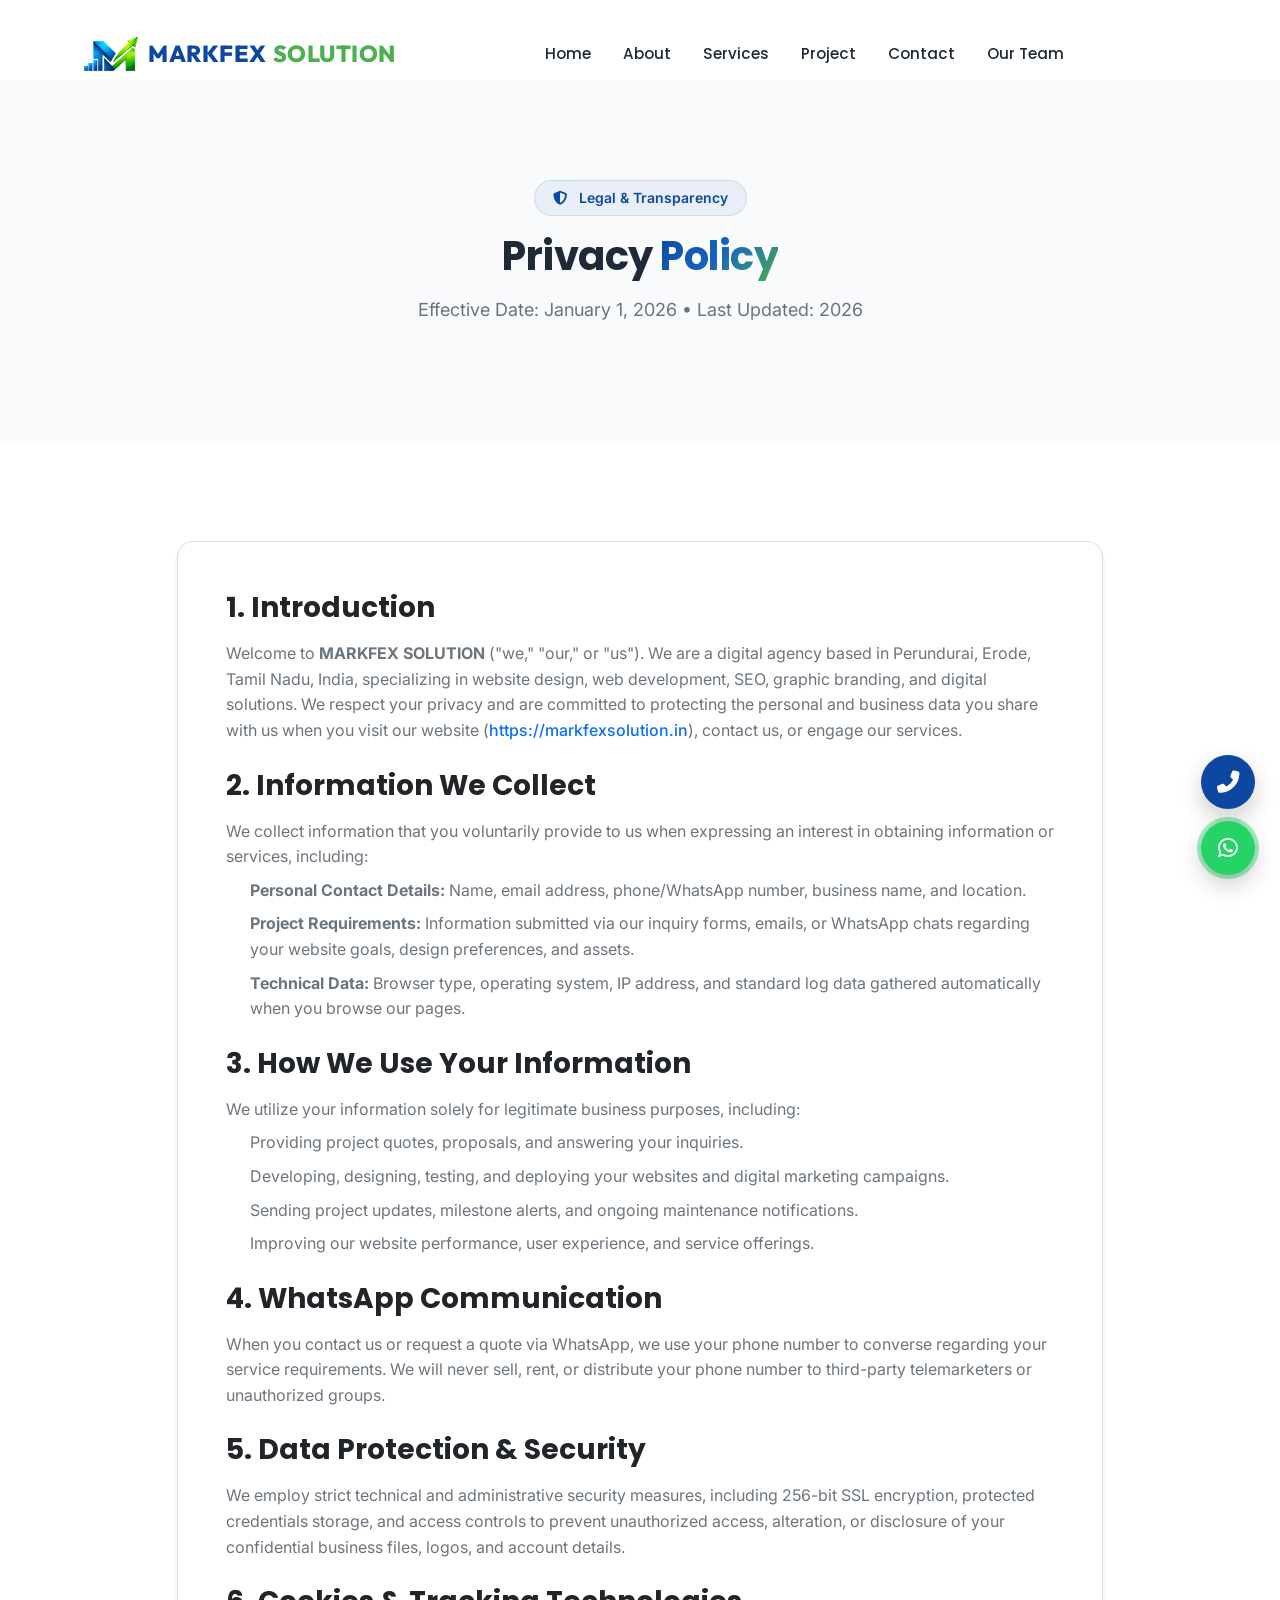
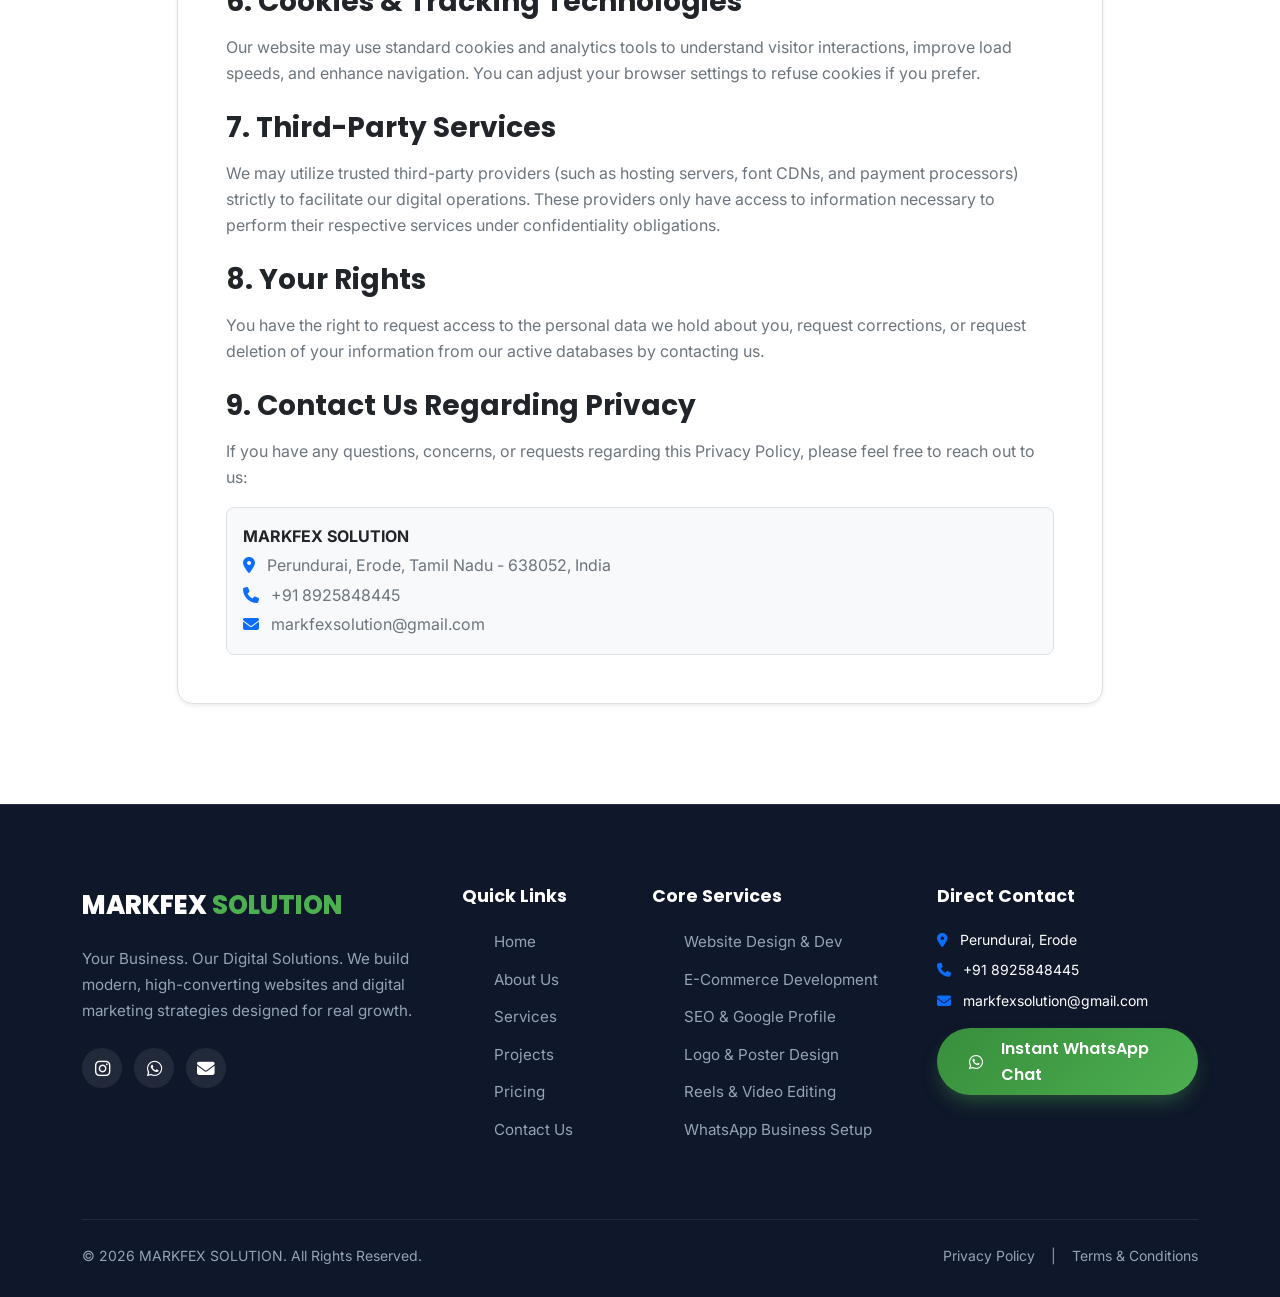
<file: privacy.html>
<!DOCTYPE html>
<html lang="en">

<head>
  <meta charset="UTF-8">
  <meta name="viewport" content="width=device-width, initial-scale=1.0">
  <title>Privacy Policy | MARKFEX SOLUTION</title>
  <link rel="icon" type="image/png" href="assets/images/logo text.png">
  <meta name="description"
    content="Privacy Policy for MARKFEX SOLUTION. Learn how we handle, collect, and protect your personal and business data.">
  <link rel="canonical" href="https://markfexsolution.in/privacy.html">

  <!-- Open Graph -->
  <meta property="og:type" content="website">
  <meta property="og:site_name" content="MARKFEX SOLUTION">
  <meta property="og:title" content="Privacy Policy | MARKFEX SOLUTION">
  <meta property="og:description" content="Learn how MARKFEX SOLUTION protects your personal data and project information.">
  <meta property="og:url" content="https://markfexsolution.in/privacy.html">
  <meta property="og:image" content="https://markfexsolution.in/assets/images/logo.png">

  <!-- Fonts & Icons -->
  <link rel="preconnect" href="https://fonts.googleapis.com">
  <link rel="preconnect" href="https://fonts.gstatic.com" crossorigin>
  <link
    href="https://fonts.googleapis.com/css2?family=Inter:wght@300;400;500;600;700&family=Outfit:wght@500;600;700;800&family=Poppins:wght@500;600;700;800&display=swap"
    rel="stylesheet">
  <link href="https://cdn.jsdelivr.net/npm/bootstrap@5.3.2/dist/css/bootstrap.min.css" rel="stylesheet">
  <link rel="stylesheet" href="https://cdnjs.cloudflare.com/ajax/libs/font-awesome/6.4.2/css/all.min.css">
  <link href="https://unpkg.com/aos@2.3.1/dist/aos.css" rel="stylesheet">
  <link rel="stylesheet" href="css/style.css">
  <link rel="stylesheet" href="css/header.css">
</head>

<body>

  <!-- ==================== Page Loader ==================== -->
  <div id="page-loader">
    <div class="loader-orbit orbit-one"></div>
    <div class="loader-orbit orbit-two"></div>
    <div class="loader-center">
      <div class="loader-logo">MARKFEX <span>SOLUTION</span></div>
      <div class="loader-line"></div>
      <p>Building Digital Experiences</p>
    </div>
  </div>

  <!-- ==================== Header ==================== -->
  <div data-site-header></div>

  <!-- ==================== Subpage Banner ==================== -->
  <section class="section-padding bg-light-gray text-center style-hero-banner" style="margin-top: 80px;">
    <div class="container">
      <div class="badge-pill mb-3" data-aos="fade-up"><i class="fas fa-shield-alt me-1"></i> Legal &amp; Transparency</div>
      <h1 class="section-heading display-4 fw-bold" data-aos="fade-up" data-aos-delay="100">
        Privacy <span class="text-gradient">Policy</span>
      </h1>
      <p class="section-subheading max-w-600 mx-auto" data-aos="fade-up" data-aos-delay="200">
        Effective Date: January 1, 2026 &bull; Last Updated: 2026
      </p>
    </div>
  </section>

  <!-- ==================== Policy Content ==================== -->
  <section class="section-padding">
    <div class="container">
      <div class="row justify-content-center">
        <div class="col-lg-10">
          <div class="bg-white p-4 p-md-5 rounded-4 border shadow-sm policy-content">
            
            <h3 class="fw-bold mb-3 text-dark">1. Introduction</h3>
            <p class="text-secondary leading-relaxed mb-4">
              Welcome to <strong>MARKFEX SOLUTION</strong> ("we," "our," or "us"). We are a digital agency based in Perundurai, Erode, Tamil Nadu, India, specializing in website design, web development, SEO, graphic branding, and digital solutions. We respect your privacy and are committed to protecting the personal and business data you share with us when you visit our website (<a href="https://markfexsolution.in" class="text-primary fw-medium">https://markfexsolution.in</a>), contact us, or engage our services.
            </p>

            <h3 class="fw-bold mb-3 text-dark">2. Information We Collect</h3>
            <p class="text-secondary mb-2">We collect information that you voluntarily provide to us when expressing an interest in obtaining information or services, including:</p>
            <ul class="text-secondary mb-4 ps-4">
              <li class="mb-2"><strong>Personal Contact Details:</strong> Name, email address, phone/WhatsApp number, business name, and location.</li>
              <li class="mb-2"><strong>Project Requirements:</strong> Information submitted via our inquiry forms, emails, or WhatsApp chats regarding your website goals, design preferences, and assets.</li>
              <li class="mb-2"><strong>Technical Data:</strong> Browser type, operating system, IP address, and standard log data gathered automatically when you browse our pages.</li>
            </ul>

            <h3 class="fw-bold mb-3 text-dark">3. How We Use Your Information</h3>
            <p class="text-secondary mb-2">We utilize your information solely for legitimate business purposes, including:</p>
            <ul class="text-secondary mb-4 ps-4">
              <li class="mb-2">Providing project quotes, proposals, and answering your inquiries.</li>
              <li class="mb-2">Developing, designing, testing, and deploying your websites and digital marketing campaigns.</li>
              <li class="mb-2">Sending project updates, milestone alerts, and ongoing maintenance notifications.</li>
              <li class="mb-2">Improving our website performance, user experience, and service offerings.</li>
            </ul>

            <h3 class="fw-bold mb-3 text-dark">4. WhatsApp Communication</h3>
            <p class="text-secondary leading-relaxed mb-4">
              When you contact us or request a quote via WhatsApp, we use your phone number to converse regarding your service requirements. We will never sell, rent, or distribute your phone number to third-party telemarketers or unauthorized groups.
            </p>

            <h3 class="fw-bold mb-3 text-dark">5. Data Protection &amp; Security</h3>
            <p class="text-secondary leading-relaxed mb-4">
              We employ strict technical and administrative security measures, including 256-bit SSL encryption, protected credentials storage, and access controls to prevent unauthorized access, alteration, or disclosure of your confidential business files, logos, and account details.
            </p>

            <h3 class="fw-bold mb-3 text-dark">6. Cookies &amp; Tracking Technologies</h3>
            <p class="text-secondary leading-relaxed mb-4">
              Our website may use standard cookies and analytics tools to understand visitor interactions, improve load speeds, and enhance navigation. You can adjust your browser settings to refuse cookies if you prefer.
            </p>

            <h3 class="fw-bold mb-3 text-dark">7. Third-Party Services</h3>
            <p class="text-secondary leading-relaxed mb-4">
              We may utilize trusted third-party providers (such as hosting servers, font CDNs, and payment processors) strictly to facilitate our digital operations. These providers only have access to information necessary to perform their respective services under confidentiality obligations.
            </p>

            <h3 class="fw-bold mb-3 text-dark">8. Your Rights</h3>
            <p class="text-secondary leading-relaxed mb-4">
              You have the right to request access to the personal data we hold about you, request corrections, or request deletion of your information from our active databases by contacting us.
            </p>

            <h3 class="fw-bold mb-3 text-dark">9. Contact Us Regarding Privacy</h3>
            <p class="text-secondary leading-relaxed mb-3">
              If you have any questions, concerns, or requests regarding this Privacy Policy, please feel free to reach out to us:
            </p>
            <div class="p-3 bg-light rounded-3 border">
              <p class="mb-1 text-dark"><strong>MARKFEX SOLUTION</strong></p>
              <p class="mb-1 text-secondary"><i class="fas fa-map-marker-alt text-primary me-2"></i> Perundurai, Erode, Tamil Nadu - 638052, India</p>
              <p class="mb-1 text-secondary"><i class="fas fa-phone text-primary me-2"></i> +91 8925848445</p>
              <p class="mb-0 text-secondary"><i class="fas fa-envelope text-primary me-2"></i> markfexsolution@gmail.com</p>
            </div>

          </div>
        </div>
      </div>
    </div>
  </section>

  <!-- ==================== Footer ==================== -->
  <footer class="footer-section">
    <div class="container">
      <div class="row g-4">
        <!-- Col 1 -->
        <div class="col-lg-4">
          <div class="footer-brand">
            <div class="footer-brand-title">MARKFEX <span>SOLUTION</span></div>
          </div>
          <p class="footer-text">Your Business. Our Digital Solutions. We build modern, high-converting websites and
            digital marketing strategies designed for real growth.</p>
          <div class="social-links">
            <a href="https://www.instagram.com/markfex.solution/" class="social-btn" aria-label="Instagram" target="_blank" rel="noopener"><i class="fab fa-instagram"></i></a>
            <a href="https://wa.me/918925848445?text=Hi%20MARKFEX%20SOLUTION%2C%20I%20have%20an%20inquiry%20regarding%20your%20services." class="social-btn" aria-label="WhatsApp" target="_blank" rel="noopener"><i class="fab fa-whatsapp"></i></a>
            <a href="mailto:markfexsolution@gmail.com" class="social-btn" aria-label="Email"><i class="fas fa-envelope"></i></a>
          </div>
        </div>

        <!-- Col 2 -->
        <div class="col-6 col-lg-2">
          <h4 class="footer-heading">Quick Links</h4>
          <ul class="footer-links-list">
            <li><a href="index.html">Home</a></li>
            <li><a href="about.html">About Us</a></li>
            <li><a href="services.html">Services</a></li>
            <li><a href="Project.html">Projects</a></li>
            <li><a href="pricing.html">Pricing</a></li>
            <li><a href="contact.html">Contact Us</a></li>
          </ul>
        </div>

        <!-- Col 3 -->
        <div class="col-6 col-lg-3">
          <h4 class="footer-heading">Core Services</h4>
          <ul class="footer-links-list">
            <li><a href="services.html">Website Design &amp; Dev</a></li>
            <li><a href="services.html">E-Commerce Development</a></li>
            <li><a href="services.html">SEO &amp; Google Profile</a></li>
            <li><a href="services.html">Logo &amp; Poster Design</a></li>
            <li><a href="services.html">Reels &amp; Video Editing</a></li>
            <li><a href="services.html">WhatsApp Business Setup</a></li>
          </ul>
        </div>

        <!-- Col 4 -->
        <div class="col-lg-3">
          <h4 class="footer-heading">Direct Contact</h4>
          <p class="small text-white mb-2"><i class="fas fa-map-marker-alt text-primary me-2"></i> Perundurai, Erode</p>
          <p class="small text-white mb-2"><i class="fas fa-phone text-primary me-2"></i> +91 8925848445</p>
          <p class="small text-white mb-3"><i class="fas fa-envelope text-primary me-2"></i> markfexsolution@gmail.com</p>
          <a href="https://wa.me/918925848445?text=Hi%20MARKFEX%20SOLUTION%2C%20I%20am%20interested%20in%20growing%20my%20business%20with%20your%20digital%20solutions." target="_blank" rel="noopener" class="btn-custom btn-whatsapp w-100 py-2 font-size-sm">
            <i class="fab fa-whatsapp me-2"></i> Instant WhatsApp Chat
          </a>
        </div>
      </div>

      <div class="footer-bottom">
        <div>&copy; 2026 MARKFEX SOLUTION. All Rights Reserved.</div>
        <div class="d-flex gap-3">
          <a href="privacy.html">Privacy Policy</a>
          <span>|</span>
          <a href="terms.html">Terms &amp; Conditions</a>
        </div>
      </div>
    </div>
  </footer>

  <!-- ==================== Floating Action Widgets ==================== -->
  <div class="floating-widgets">
    <div class="float-btn scroll-top-btn" id="scrollTopBtn" title="Scroll to Top" aria-label="Scroll to top">
      <i class="fas fa-chevron-up"></i>
    </div>
    <a href="tel:+918925848445" class="float-btn float-btn-call" title="Call Us Directly" aria-label="Call MARKFEX SOLUTION">
      <i class="fas fa-phone-alt"></i>
    </a>
    <a href="https://wa.me/918925848445?text=Hi%20MARKFEX%20SOLUTION%2C%20I%20am%20interested%20in%20growing%20my%20business%20with%20your%20digital%20solutions." target="_blank" rel="noopener" class="float-btn float-btn-whatsapp" title="Chat on WhatsApp" aria-label="Chat with MARKFEX SOLUTION on WhatsApp">
      <i class="fab fa-whatsapp"></i>
    </a>
  </div>

  <!-- Scripts -->
  <script src="https://cdn.jsdelivr.net/npm/bootstrap@5.3.2/dist/js/bootstrap.bundle.min.js"></script>
  <script src="https://unpkg.com/aos@2.3.1/dist/aos.js"></script>
  <script src="js/site-header.js"></script>
  <script src="js/main.js"></script>
</body>

</html>
</file>
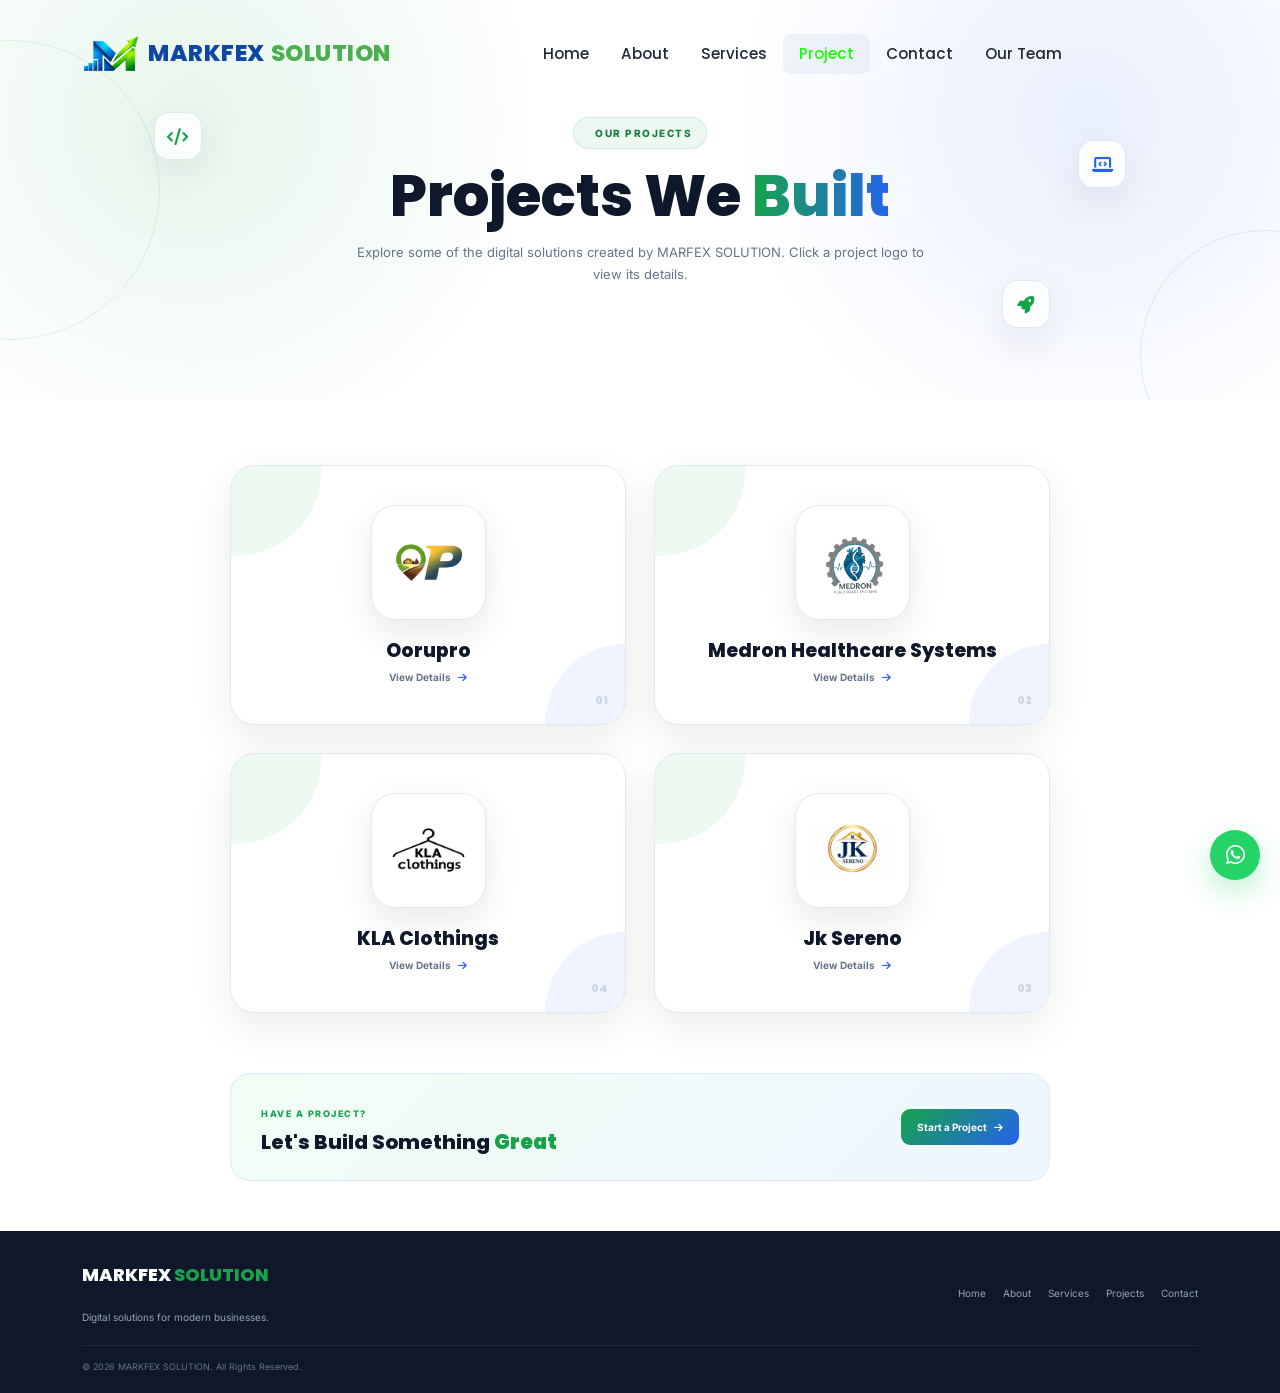
<file: Project.html>
<!DOCTYPE html>
<html lang="en">

<head>
    <meta charset="UTF-8">

    <meta name="viewport"
          content="width=device-width, initial-scale=1.0">

    <title>Our Projects | MARKFEX SOLUTION</title>
      <link rel="icon" type="image/png" href="assets/images/logo text.png">


    <meta name="description"
          content="Explore projects developed by MARFEX SOLUTION.">

    <!-- Google Font -->
    <link rel="preconnect"
          href="https://fonts.googleapis.com">

    <link rel="preconnect"
          href="https://fonts.gstatic.com"
          crossorigin>

    <link href="https://fonts.googleapis.com/css2?family=Inter:wght@400;500;600;700;800&family=Poppins:wght@500;600;700;800&display=swap"
          rel="stylesheet">

    <!-- Bootstrap -->
    <link
        href="https://cdn.jsdelivr.net/npm/bootstrap@5.3.3/dist/css/bootstrap.min.css"
        rel="stylesheet">

    <!-- Font Awesome -->
    <link
        rel="stylesheet"
        href="https://cdnjs.cloudflare.com/ajax/libs/font-awesome/6.5.2/css/all.min.css">

    <!-- AOS -->
    <link
        href="https://unpkg.com/aos@2.3.1/dist/aos.css"
        rel="stylesheet">

        <!-- Shared site styles -->
        <link rel="stylesheet"
            href="css/style.css">

        <!-- Project CSS -->
    <link rel="stylesheet"
          href="css/projects.css">
  <link rel="stylesheet" href="css/header.css">
</head>


<body>


<!-- =========================================
     PAGE LOADER
========================================= -->

<div id="page-loader">

    <div class="loader-orbit orbit-one"></div>
    <div class="loader-orbit orbit-two"></div>

    <div class="loader-center">
        <div class="loader-logo">
            MARKFEX
            <span>SOLUTION</span>
        </div>

        <div class="loader-line"></div>

        <p>Building Digital Experiences</p>
    </div>

</div>



<!-- =========================================
     NAVBAR
========================================= -->

<div data-site-header data-active="project"></div>



<!-- =========================================
     HERO
========================================= -->

<section class="projects-hero">

    <!-- Decorative circles -->

    <div class="hero-circle circle-one"></div>
    <div class="hero-circle circle-two"></div>


    <!-- Floating elements -->

    <div class="floating-element floating-one">
        <i class="fas fa-code"></i>
    </div>

    <div class="floating-element floating-two">
        <i class="fas fa-laptop-code"></i>
    </div>

    <div class="floating-element floating-three">
        <i class="fas fa-rocket"></i>
    </div>


    <div class="container">

        <div class="hero-content"
             data-aos="fade-up">

            <div class="hero-badge">

                <i class="fas fa-sparkles"></i>

                OUR PROJECTS

            </div>


            <h1>
                Projects We
                <span>Built</span>
            </h1>


            <p>
                Explore some of the digital solutions
                created by MARFEX SOLUTION.
                Click a project logo to view its details.
            </p>

        </div>

    </div>

</section>



<!-- =========================================
     PROJECTS
========================================= -->

<section class="projects-section"
         id="projects">

    



        <div class="projects-container">


            <!-- =================================
                 OORUPRO
            ================================== -->

            <div class="project-item"
                 onclick="openProject('oorupro')"
                 data-aos="zoom-in"
                 data-aos-delay="100">


                <div class="project-logo-box">

                    <div class="logo-glow"></div>

                    <img
                        src="assets/images/projects/Oorupro logo.png"
                        alt="Oorupro Logo">

                </div>


                <h3>
                    Oorupro
                </h3>


                <span class="click-text">

                    View Details

                    <i class="fas fa-arrow-right"></i>

                </span>


                <div class="project-number">
                    01
                </div>

            </div>



            <!-- =================================
                 MERIDIAN
            ================================== -->

            <div class="project-item"
                 onclick="openProject('medron')"
                 data-aos="zoom-in"
                 data-aos-delay="200">


                <div class="project-logo-box">

                    <div class="logo-glow"></div>

                    <img
                        src="assets/images/projects/medron.png"
                        alt="Merdron Medical Equipments Logo">

                </div>


                <h3>
                    Medron Healthcare Systems
                </h3>


                <span class="click-text">

                    View Details

                    <i class="fas fa-arrow-right"></i>

                </span>


                <div class="project-number">
                    02
                </div>

            </div>
             <div class="project-item"
                 onclick="openProject('klaClothings')"
                 data-aos="zoom-in"
                 data-aos-delay="100">


                <div class="project-logo-box">

                    <div class="logo-glow"></div>

                    <img
                        src="assets/images/projects/kla Clothings.png"
                        alt="KLA Clothings">

                </div>


                <h3>
                    KLA Clothings
                </h3>


                <span class="click-text">

                    View Details

                    <i class="fas fa-arrow-right"></i>

                </span>


                <div class="project-number">
                    04
                </div>

            </div>
            <div class="project-item"
                 onclick="openProject('jkSereno')"
                 data-aos="zoom-in"
                 data-aos-delay="100">


                <div class="project-logo-box">

                    <div class="logo-glow"></div>

                    <img
                        src="assets/images/projects/Jk sereno.png"
                        alt="JK Sereno">

                </div>


                <h3>
                    Jk Sereno
                </h3>


                <span class="click-text">

                    View Details

                    <i class="fas fa-arrow-right"></i>

                </span>


                <div class="project-number">
                    03
                </div>

            </div>


        </div>


    </div>

</section>



<!-- =========================================
     PROJECT MODAL
========================================= -->

<div class="project-modal"
     id="projectModal">


    <div class="modal-box">


        <!-- Close -->

        <button
            class="modal-close"
            onclick="closeProject()"
            aria-label="Close">

            <i class="fas fa-times"></i>

        </button>



        <!-- Logo -->

        <div class="modal-logo">

            <img
                id="modalLogo"
                alt="Project Logo">

        </div>



        <!-- Title -->

        <h2 id="modalTitle">
            Project Name
        </h2>



        <!-- Description -->

        <p id="modalDescription">
            Project description
        </p>



        <!-- Information -->

        <div class="modal-info">


            <div class="modal-info-box">

                <i class="fas fa-layer-group"></i>

                <div>

                    <small>
                        Project Type
                    </small>

                    <strong id="modalType">
                        Website
                    </strong>

                </div>

            </div>


        </div>



        <!-- Button -->


    </div>

</div>



<!-- =========================================
     SMALL CTA
========================================= -->

<section class="small-cta">

    <div class="container">

        <div class="cta-box"
             data-aos="fade-up">


            <div>

                <span>
                    HAVE A PROJECT?
                </span>

                <h3>
                    Let's Build Something
                    <b>Great</b>
                </h3>

            </div>


            <a href="contact.html"
               class="cta-btn">

                Start a Project

                <i class="fas fa-arrow-right"></i>

            </a>


        </div>

    </div>

</section>



<!-- =========================================
     FOOTER
========================================= -->

<footer>

    <div class="container">

        <div class="footer-content">


            <div>

                <div class="footer-brand">
                    MARKFEX
                    <span>SOLUTION</span>
                </div>

                <p>
                    Digital solutions for modern businesses.
                </p>

            </div>


            <div class="footer-links">

                <a href="index.html">
                    Home
                </a>

                <a href="about.html">
                    About
                </a>

                <a href="services.html">
                    Services
                </a>

                <a href="Project.html">
                    Projects
                </a>

                <a href="contact.html">
                    Contact
                </a>

            </div>


        </div>


        <div class="footer-bottom">

            © 2026 MARKFEX SOLUTION.
            All Rights Reserved.

        </div>

    </div>

</footer>



<!-- =========================================
     WHATSAPP
========================================= -->

<a
    href="https://wa.me/918925848445"
    class="whatsapp-float"
    target="_blank"
    aria-label="WhatsApp">

    <i class="fab fa-whatsapp"></i>

</a>



<!-- Bootstrap JS -->

<script
    src="https://cdn.jsdelivr.net/npm/bootstrap@5.3.3/dist/js/bootstrap.bundle.min.js">
</script>


<!-- AOS -->

<script
    src="https://unpkg.com/aos@2.3.1/dist/aos.js">
</script>


<!-- Project JS -->

<script src="js/site-header.js"></script>


<script src="js/main.js"></script>
<script src="js/projects.js"></script>


</body>

</html>
</file>
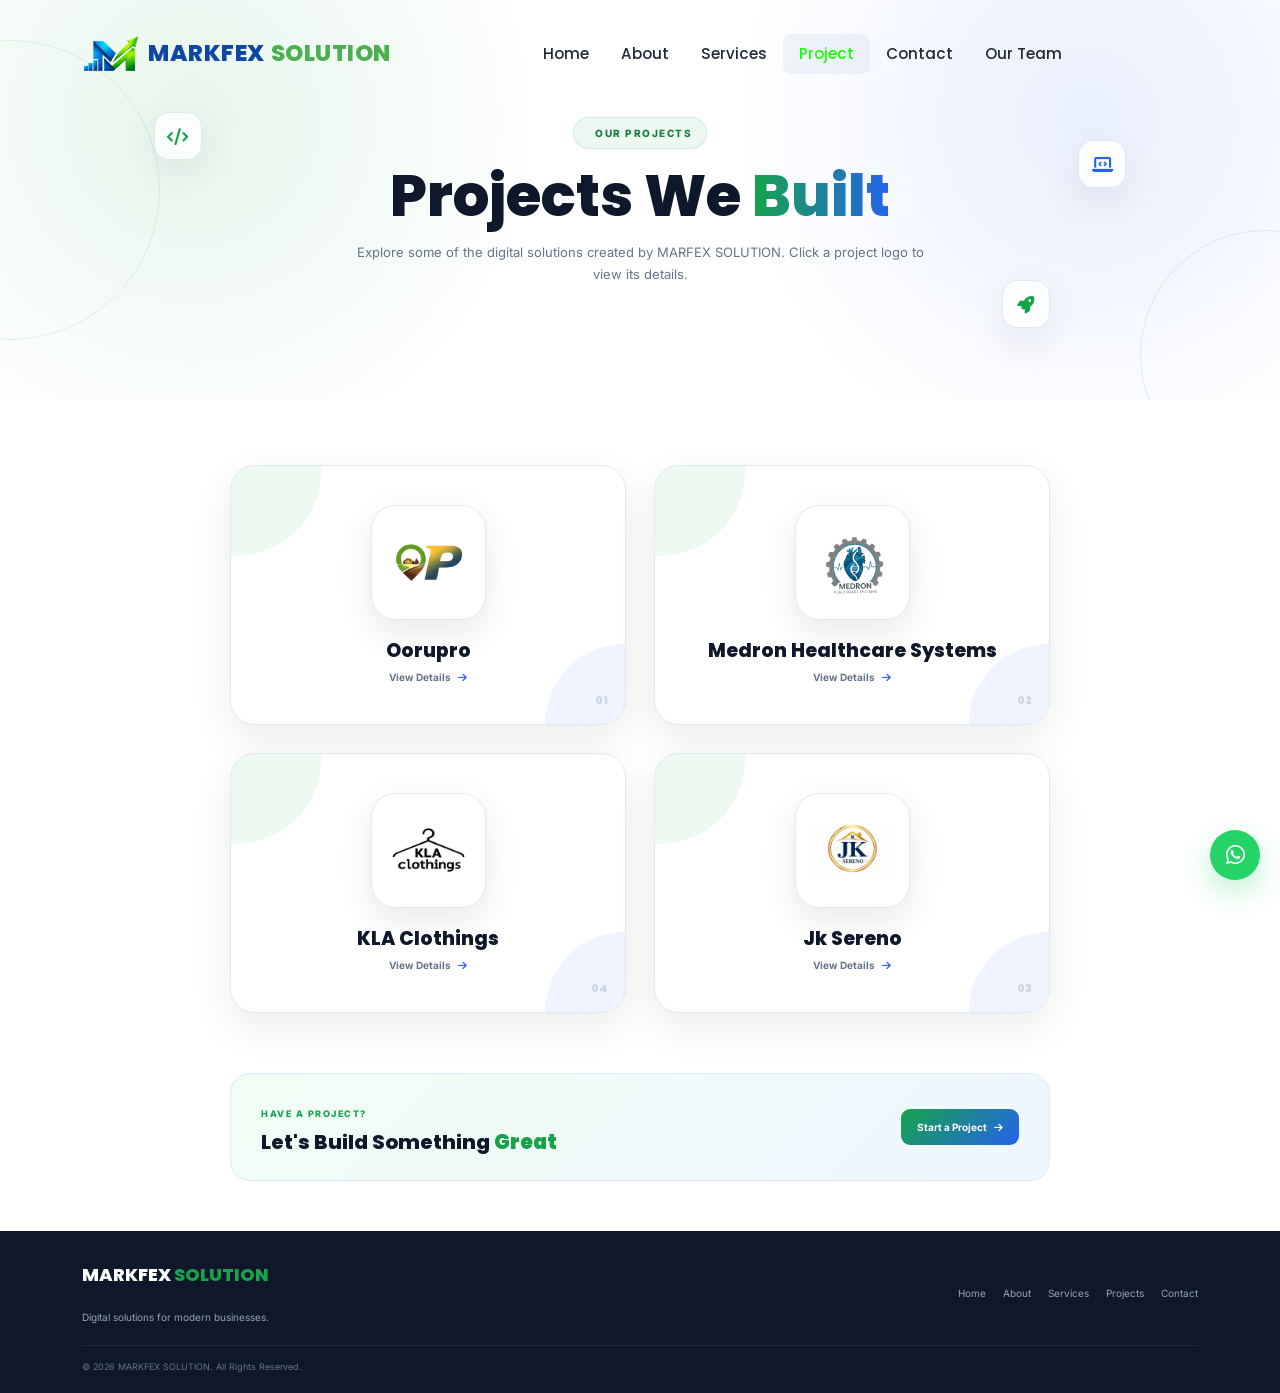
<file: projects.html>
<!DOCTYPE html>
<html lang="en">
<head>
  <meta charset="UTF-8">
  <meta name="viewport" content="width=device-width, initial-scale=1.0">
  <title>Projects | MARKFEX SOLUTION</title>
  <link rel="canonical" href="https://markfexsolution.in/Project.html">
  <meta http-equiv="refresh" content="0; url=Project.html">
  <script>window.location.replace("Project.html");</script>
</head>
<body style="font-family: sans-serif; text-align: center; padding: 50px;">
  <p>Redirecting to <a href="Project.html">MARKFEX SOLUTION Projects</a>...</p>
</body>
</html>
</file>
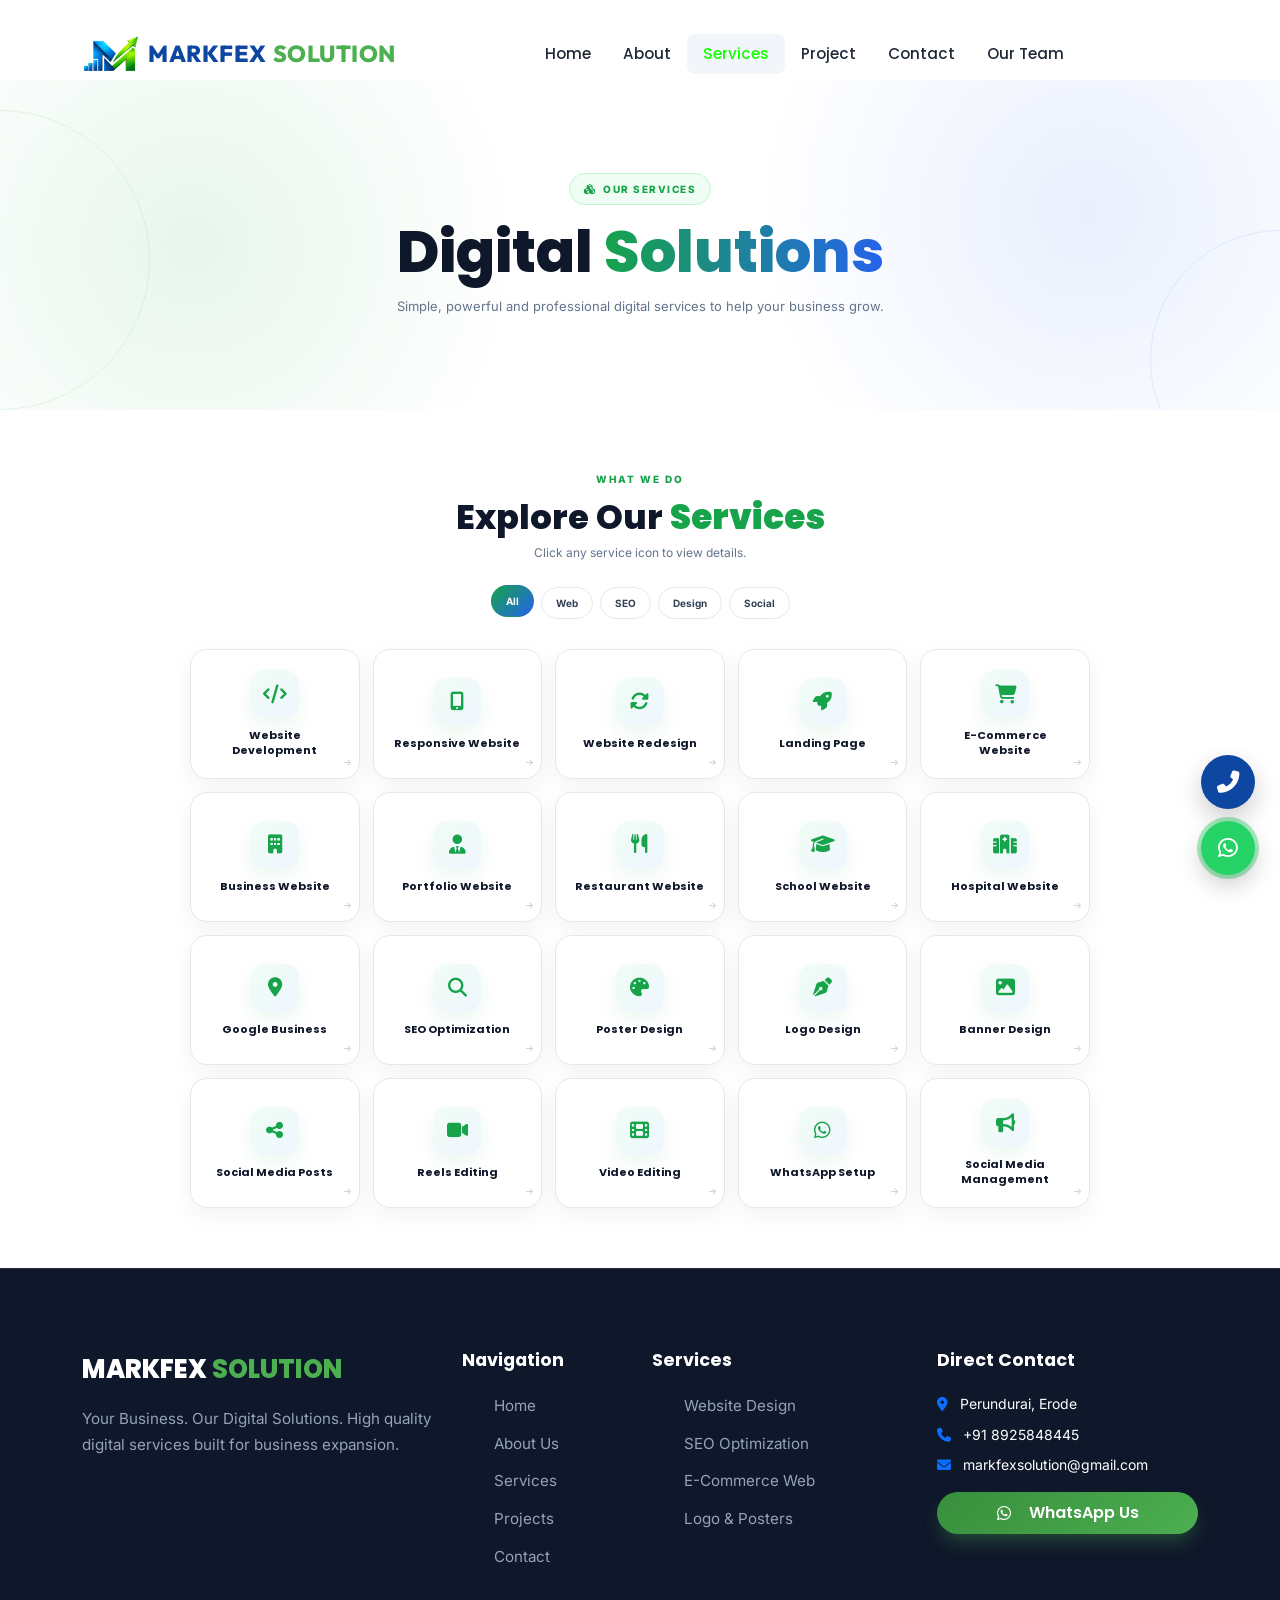
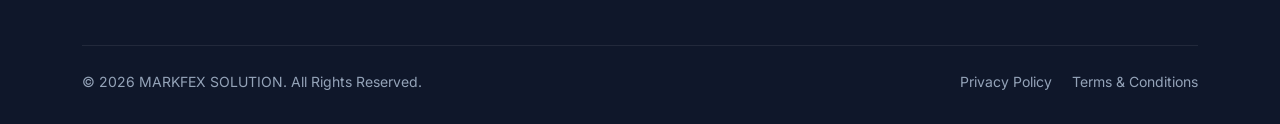
<file: services.html>
<!DOCTYPE html>
<html lang="en">

<head>
    <meta charset="UTF-8">
    <meta name="viewport" content="width=device-width, initial-scale=1.0">

    <title>Our Services | MARKFEX SOLUTION</title>
  <link rel="icon" type="image/png" href="assets/images/logo text.png">

    <meta name="description"
        content="Explore premium digital services by MARFEX SOLUTION.">

    <!-- Fonts -->
    <link rel="preconnect" href="https://fonts.googleapis.com">
    <link rel="preconnect" href="https://fonts.gstatic.com" crossorigin>

    <link href="https://fonts.googleapis.com/css2?family=Inter:wght@300;400;500;600;700&family=Outfit:wght@500;600;700;800&family=Poppins:wght@500;600;700;800&display=swap"
        rel="stylesheet">

    <!-- Bootstrap -->
    <link
        href="https://cdn.jsdelivr.net/npm/bootstrap@5.3.2/dist/css/bootstrap.min.css"
        rel="stylesheet">

    <!-- Font Awesome -->
    <link
        rel="stylesheet"
        href="https://cdnjs.cloudflare.com/ajax/libs/font-awesome/6.4.2/css/all.min.css">

    <!-- AOS -->
    <link
        href="https://unpkg.com/aos@2.3.1/dist/aos.css"
        rel="stylesheet">

    <!-- Existing CSS -->
    <link rel="stylesheet" href="css/style.css">

    <!-- Services CSS -->
    <link rel="stylesheet" href="css/services.css">
  <link rel="stylesheet" href="css/header.css">

</head>

<body>


<!-- =====================================================
     PAGE LOADER
===================================================== -->

<div id="page-loader">
    <div class="loader-orbit orbit-one"></div>
    <div class="loader-orbit orbit-two"></div>
    <div class="loader-center">
        <div class="loader-logo">
            MARKFEX
            <span>SOLUTION</span>
        </div>
        <div class="loader-line"></div>
        <p>Building Digital Experiences</p>
    </div>
</div>



<!-- =====================================================
     HEADER
===================================================== -->

<div data-site-header data-active="services"></div>



<!-- =====================================================
     SERVICES HERO
===================================================== -->

<section class="services-hero">

    <div class="hero-decoration hero-decoration-one"></div>
    <div class="hero-decoration hero-decoration-two"></div>


    <div class="container">

        <div
            class="services-hero-content"
            data-aos="fade-up">

            <div class="services-badge">

                <i class="fas fa-cubes"></i>

                OUR SERVICES

            </div>


            <h1>

                Digital
                <span>Solutions</span>

            </h1>


            <p>

                Simple, powerful and professional digital
                services to help your business grow.

            </p>

        </div>

    </div>

</section>



<!-- =====================================================
     SERVICES
===================================================== -->

<section class="services-section">

    <div class="container">


        <div
            class="services-heading"
            data-aos="fade-up">

            <span>
                WHAT WE DO
            </span>

            <h2>
                Explore Our
                <b>Services</b>
            </h2>

            <p>
                Click any service icon to view details.
            </p>

        </div>



        <!-- =================================================
             CATEGORY FILTER
        ================================================== -->

        <div
            class="service-filter"
            data-aos="fade-up">

            <button
                class="service-filter-btn active"
                data-filter="all">

                All

            </button>

            <button
                class="service-filter-btn"
                data-filter="web">

                Web

            </button>

            <button
                class="service-filter-btn"
                data-filter="seo">

                SEO

            </button>

            <button
                class="service-filter-btn"
                data-filter="design">

                Design

            </button>

            <button
                class="service-filter-btn"
                data-filter="social">

                Social

            </button>

        </div>



        <!-- =================================================
             SMALL SERVICE ICONS
        ================================================== -->

        <div
            class="services-icons-grid"
            id="servicesGrid">


            <!-- 01 -->

            <div
                id="website"
                class="service-icon-card"
                data-category="web"
                onclick="openService(0)"
                data-aos="zoom-in">

                <div class="service-icon">

                    <i class="fas fa-code"></i>

                </div>

                <h3>
                    Website Development
                </h3>

                <span>
                    <i class="fas fa-arrow-right"></i>
                </span>

            </div>



            <!-- 02 -->

            <div
                class="service-icon-card"
                data-category="web"
                onclick="openService(1)"
                data-aos="zoom-in">

                <div class="service-icon">

                    <i class="fas fa-mobile-screen-button"></i>

                </div>

                <h3>
                    Responsive Website
                </h3>

                <span>
                    <i class="fas fa-arrow-right"></i>
                </span>

            </div>



            <!-- 03 -->

            <div
                class="service-icon-card"
                data-category="web"
                onclick="openService(2)"
                data-aos="zoom-in">

                <div class="service-icon">

                    <i class="fas fa-rotate"></i>

                </div>

                <h3>
                    Website Redesign
                </h3>

                <span>
                    <i class="fas fa-arrow-right"></i>
                </span>

            </div>



            <!-- 04 -->

            <div
                class="service-icon-card"
                data-category="web"
                onclick="openService(3)"
                data-aos="zoom-in">

                <div class="service-icon">

                    <i class="fas fa-rocket"></i>

                </div>

                <h3>
                    Landing Page
                </h3>

                <span>
                    <i class="fas fa-arrow-right"></i>
                </span>

            </div>



            <!-- 05 -->

            <div
                id="ecommerce"
                class="service-icon-card"
                data-category="web"
                onclick="openService(4)"
                data-aos="zoom-in">

                <div class="service-icon">

                    <i class="fas fa-cart-shopping"></i>

                </div>

                <h3>
                    E-Commerce Website
                </h3>

                <span>
                    <i class="fas fa-arrow-right"></i>
                </span>

            </div>



            <!-- 06 -->

            <div
                class="service-icon-card"
                data-category="web"
                onclick="openService(5)"
                data-aos="zoom-in">

                <div class="service-icon">

                    <i class="fas fa-building"></i>

                </div>

                <h3>
                    Business Website
                </h3>

                <span>
                    <i class="fas fa-arrow-right"></i>
                </span>

            </div>



            <!-- 07 -->

            <div
                class="service-icon-card"
                data-category="web"
                onclick="openService(6)"
                data-aos="zoom-in">

                <div class="service-icon">

                    <i class="fas fa-user-tie"></i>

                </div>

                <h3>
                    Portfolio Website
                </h3>

                <span>
                    <i class="fas fa-arrow-right"></i>
                </span>

            </div>



            <!-- 08 -->

            <div
                class="service-icon-card"
                data-category="web"
                onclick="openService(7)"
                data-aos="zoom-in">

                <div class="service-icon">

                    <i class="fas fa-utensils"></i>

                </div>

                <h3>
                    Restaurant Website
                </h3>

                <span>
                    <i class="fas fa-arrow-right"></i>
                </span>

            </div>



            <!-- 09 -->

            <div
                class="service-icon-card"
                data-category="web"
                onclick="openService(8)"
                data-aos="zoom-in">

                <div class="service-icon">

                    <i class="fas fa-graduation-cap"></i>

                </div>

                <h3>
                    School Website
                </h3>

                <span>
                    <i class="fas fa-arrow-right"></i>
                </span>

            </div>



            <!-- 10 -->

            <div
                class="service-icon-card"
                data-category="web"
                onclick="openService(9)"
                data-aos="zoom-in">

                <div class="service-icon">

                    <i class="fas fa-hospital"></i>

                </div>

                <h3>
                    Hospital Website
                </h3>

                <span>
                    <i class="fas fa-arrow-right"></i>
                </span>

            </div>



            <!-- 11 -->

            <div
                class="service-icon-card"
                data-category="seo"
                onclick="openService(10)"
                data-aos="zoom-in">

                <div class="service-icon">

                    <i class="fas fa-location-dot"></i>

                </div>

                <h3>
                    Google Business
                </h3>

                <span>
                    <i class="fas fa-arrow-right"></i>
                </span>

            </div>



            <!-- 12 -->

            <div
                id="seo"
                class="service-icon-card"
                data-category="seo"
                onclick="openService(11)"
                data-aos="zoom-in">

                <div class="service-icon">

                    <i class="fas fa-magnifying-glass"></i>

                </div>

                <h3>
                    SEO Optimization
                </h3>

                <span>
                    <i class="fas fa-arrow-right"></i>
                </span>

            </div>



            <!-- 13 -->

            <div
                class="service-icon-card"
                data-category="design"
                onclick="openService(12)"
                data-aos="zoom-in">

                <div class="service-icon">

                    <i class="fas fa-palette"></i>

                </div>

                <h3>
                    Poster Design
                </h3>

                <span>
                    <i class="fas fa-arrow-right"></i>
                </span>

            </div>



            <!-- 14 -->

            <div
                id="design"
                class="service-icon-card"
                data-category="design"
                onclick="openService(13)"
                data-aos="zoom-in">

                <div class="service-icon">

                    <i class="fas fa-pen-nib"></i>

                </div>

                <h3>
                    Logo Design
                </h3>

                <span>
                    <i class="fas fa-arrow-right"></i>
                </span>

            </div>



            <!-- 15 -->

            <div
                class="service-icon-card"
                data-category="design"
                onclick="openService(14)"
                data-aos="zoom-in">

                <div class="service-icon">

                    <i class="fas fa-image"></i>

                </div>

                <h3>
                    Banner Design
                </h3>

                <span>
                    <i class="fas fa-arrow-right"></i>
                </span>

            </div>



            <!-- 16 -->

            <div
                class="service-icon-card"
                data-category="social"
                onclick="openService(15)"
                data-aos="zoom-in">

                <div class="service-icon">

                    <i class="fas fa-share-nodes"></i>

                </div>

                <h3>
                    Social Media Posts
                </h3>

                <span>
                    <i class="fas fa-arrow-right"></i>
                </span>

            </div>



            <!-- 17 -->

            <div
                class="service-icon-card"
                data-category="social"
                onclick="openService(16)"
                data-aos="zoom-in">

                <div class="service-icon">

                    <i class="fas fa-video"></i>

                </div>

                <h3>
                    Reels Editing
                </h3>

                <span>
                    <i class="fas fa-arrow-right"></i>
                </span>

            </div>



            <!-- 18 -->

            <div
                id="video"
                class="service-icon-card"
                data-category="social"
                onclick="openService(17)"
                data-aos="zoom-in">

                <div class="service-icon">

                    <i class="fas fa-film"></i>

                </div>

                <h3>
                    Video Editing
                </h3>

                <span>
                    <i class="fas fa-arrow-right"></i>

                </span>

            </div>



            <!-- 19 -->

            <div
                id="whatsapp"
                class="service-icon-card"
                data-category="social"
                onclick="openService(18)"
                data-aos="zoom-in">

                <div class="service-icon">

                    <i class="fab fa-whatsapp"></i>

                </div>

                <h3>
                    WhatsApp Setup
                </h3>

                <span>
                    <i class="fas fa-arrow-right"></i>
                </span>

            </div>



            <!-- 20 -->

            <div
                class="service-icon-card"
                data-category="social"
                onclick="openService(19)"
                data-aos="zoom-in">

                <div class="service-icon">

                    <i class="fas fa-bullhorn"></i>

                </div>

                <h3>
                    Social Media Management
                </h3>

                <span>
                    <i class="fas fa-arrow-right"></i>
                </span>

            </div>


        </div>

    </div>

</section>



<!-- =====================================================
     SERVICE DETAILS MODAL
===================================================== -->

<div
    class="service-modal"
    id="serviceModal">


    <div class="service-modal-box">


        <!-- Close -->

        <button
            class="service-modal-close"
            onclick="closeService()">

            <i class="fas fa-times"></i>

        </button>



        <!-- Icon -->

        <div
            class="modal-service-icon"
            id="modalIcon">

            <i class="fas fa-code"></i>

        </div>



        <!-- Category -->

        <span
            class="modal-category"
            id="modalCategory">

            WEB & APPS

        </span>



        <!-- Title -->

        <h2 id="modalTitle">
            Website Development
        </h2>



        <!-- Description -->

        <p id="modalDescription">
            Service description
        </p>



        <!-- Features -->

        <div
            class="modal-features"
            id="modalFeatures">

        </div>



        <!-- WhatsApp -->

        <button
            class="modal-whatsapp"
            onclick="sendWhatsAppMessage()">

            <i class="fab fa-whatsapp"></i>

            Get This Service

        </button>


    </div>

</div>
 
<!-- =====================================================
     FOOTER
===================================================== -->

<footer class="footer-section">

    <div class="container">

        <div class="row g-4">


            <div class="col-lg-4">

                <div class="footer-brand-title mb-3">

                    MARKFEX
                    <span>SOLUTION</span>

                </div>

                <p class="footer-text">

                    Your Business. Our Digital Solutions.
                    High quality digital services built
                    for business expansion.

                </p>

            </div>



            <div class="col-6 col-lg-2">

                <h4 class="footer-heading">
                    Navigation
                </h4>

                <ul class="footer-links-list">

                    <li>
                        <a href="index.html">
                            Home
                        </a>
                    </li>

                    <li>
                        <a href="about.html">
                            About Us
                        </a>
                    </li>

                    <li>
                        <a href="services.html">
                            Services
                        </a>
                    </li>

                    <li>
                        <a href="Project.html">
                            Projects
                        </a>
                    </li>

                    <li>
                        <a href="contact.html">
                            Contact
                        </a>
                    </li>

                </ul>

            </div>



            <div class="col-6 col-lg-3">

                <h4 class="footer-heading">
                    Services
                </h4>

                <ul class="footer-links-list">

                    <li>
                        <a href="services.html">
                            Website Design
                        </a>
                    </li>

                    <li>
                        <a href="services.html">
                            SEO Optimization
                        </a>
                    </li>

                    <li>
                        <a href="services.html">
                            E-Commerce Web
                        </a>
                    </li>

                    <li>
                        <a href="services.html">
                            Logo & Posters
                        </a>
                    </li>

                </ul>

            </div>



            <div class="col-lg-3">

                <h4 class="footer-heading">
                    Direct Contact
                </h4>

                <p class="small text-white mb-2">

                    <i class="fas fa-map-marker-alt me-2 text-primary"></i>

                    Perundurai, Erode

                </p>


                <p class="small text-white mb-2">

                    <i class="fas fa-phone me-2 text-primary"></i>

                    +91 8925848445

                </p>


                <p class="small text-white mb-3">

                    <i class="fas fa-envelope me-2 text-primary"></i>

                    markfexsolution@gmail.com

                </p>


                <button
                    onclick="sendWhatsAppMessage()"
                    class="btn-custom btn-whatsapp w-100 py-2">

                    <i class="fab fa-whatsapp me-2"></i>

                    WhatsApp Us

                </button>

            </div>

        </div>



        <div class="footer-bottom">

            <div>
                © 2026 MARKFEX SOLUTION.
                All Rights Reserved.
            </div>

            <div>

                <a
                    href="privacy.html"
                    class="me-3">

                    Privacy Policy

                </a>

                <a href="terms.html">

                    Terms & Conditions

                </a>

            </div>

        </div>

    </div>

</footer>



<!-- =====================================================
     FLOATING BUTTONS
===================================================== -->

<div class="floating-widgets">


    <div
        class="float-btn scroll-top-btn"
        id="scrollTopBtn">

        <i class="fas fa-chevron-up"></i>

    </div>


    <a
        href="tel:+918925848445"
        class="float-btn float-btn-call">

        <i class="fas fa-phone-alt"></i>

    </a>


    <div
        onclick="sendWhatsAppMessage()"
        class="float-btn float-btn-whatsapp">

        <i class="fab fa-whatsapp"></i>

    </div>

</div>



<!-- =====================================================
     SCRIPTS
===================================================== -->

<script
    src="https://cdn.jsdelivr.net/npm/bootstrap@5.3.2/dist/js/bootstrap.bundle.min.js">
</script>

<script
    src="https://unpkg.com/aos@2.3.1/dist/aos.js">
</script>

<script src="js/site-header.js"></script>



<script src="js/main.js"></script>
<script src="js/services.js"></script>


</body>
</html>
</file>
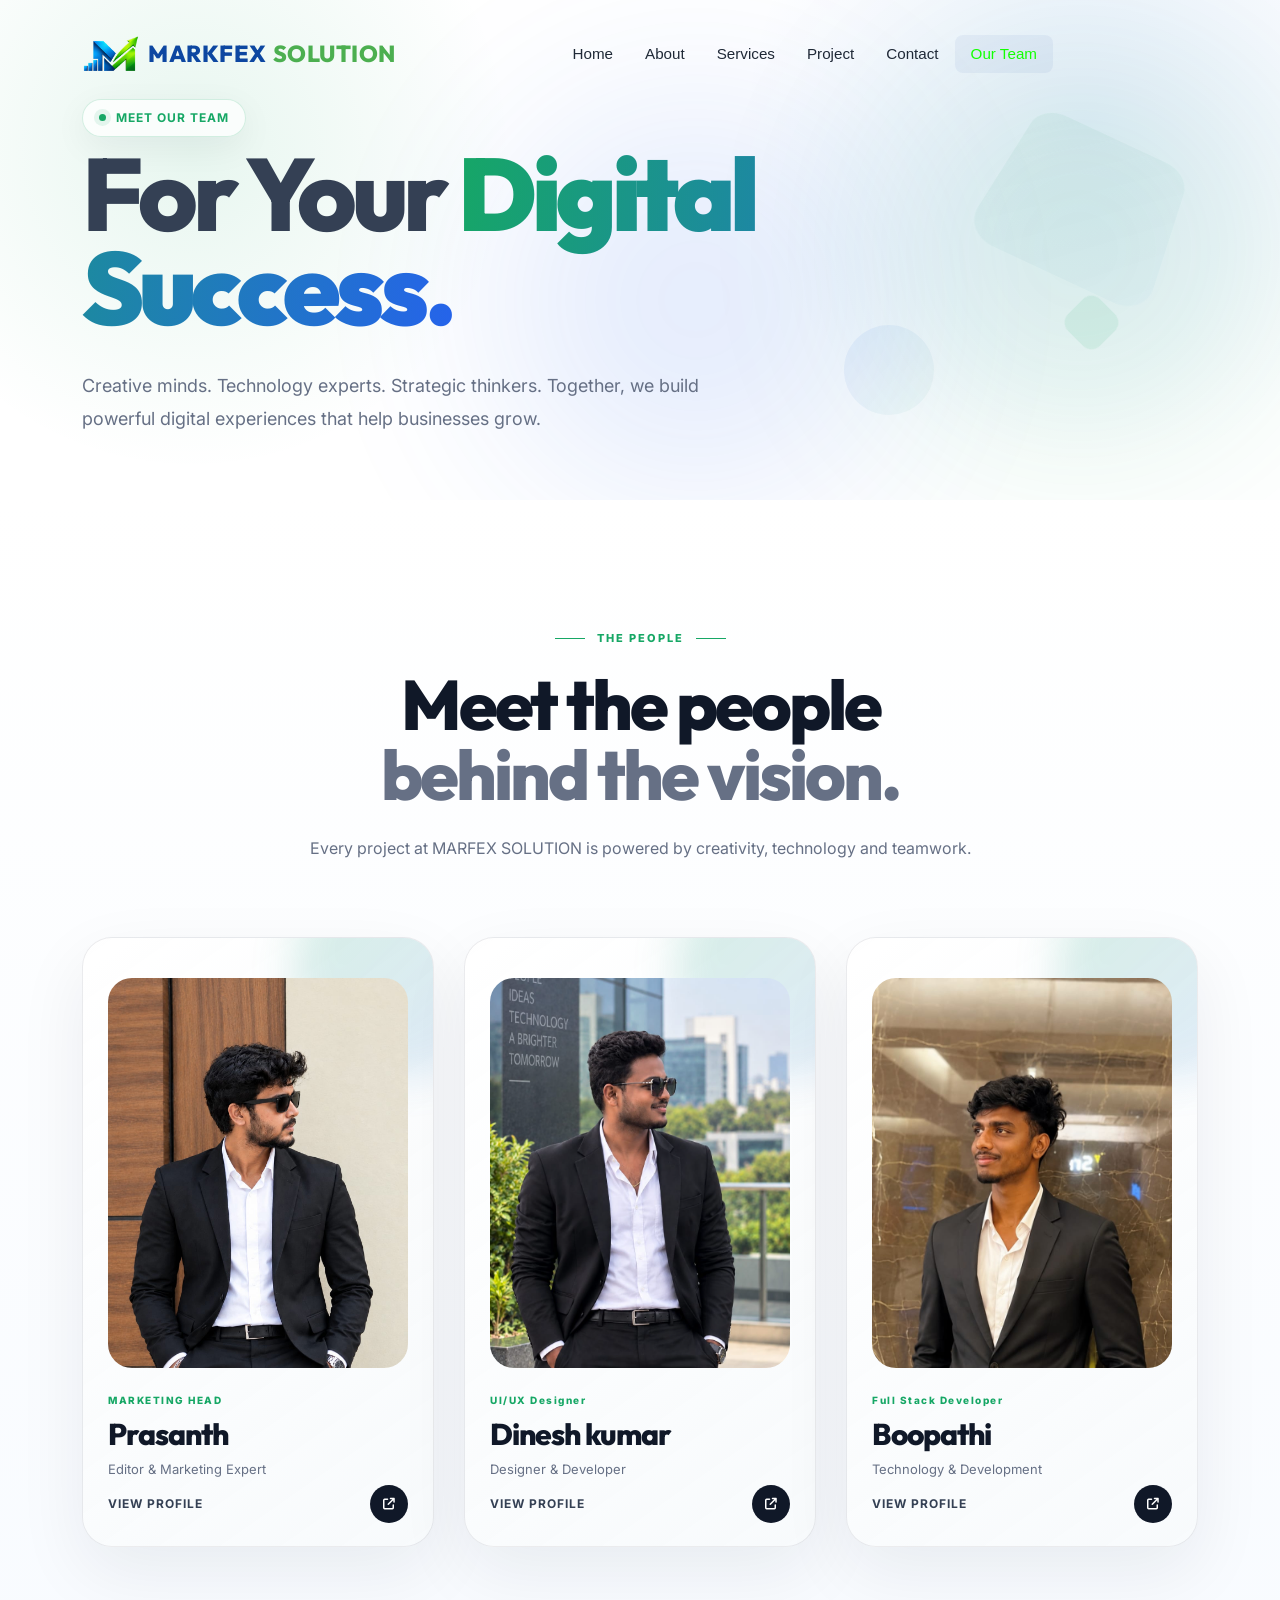
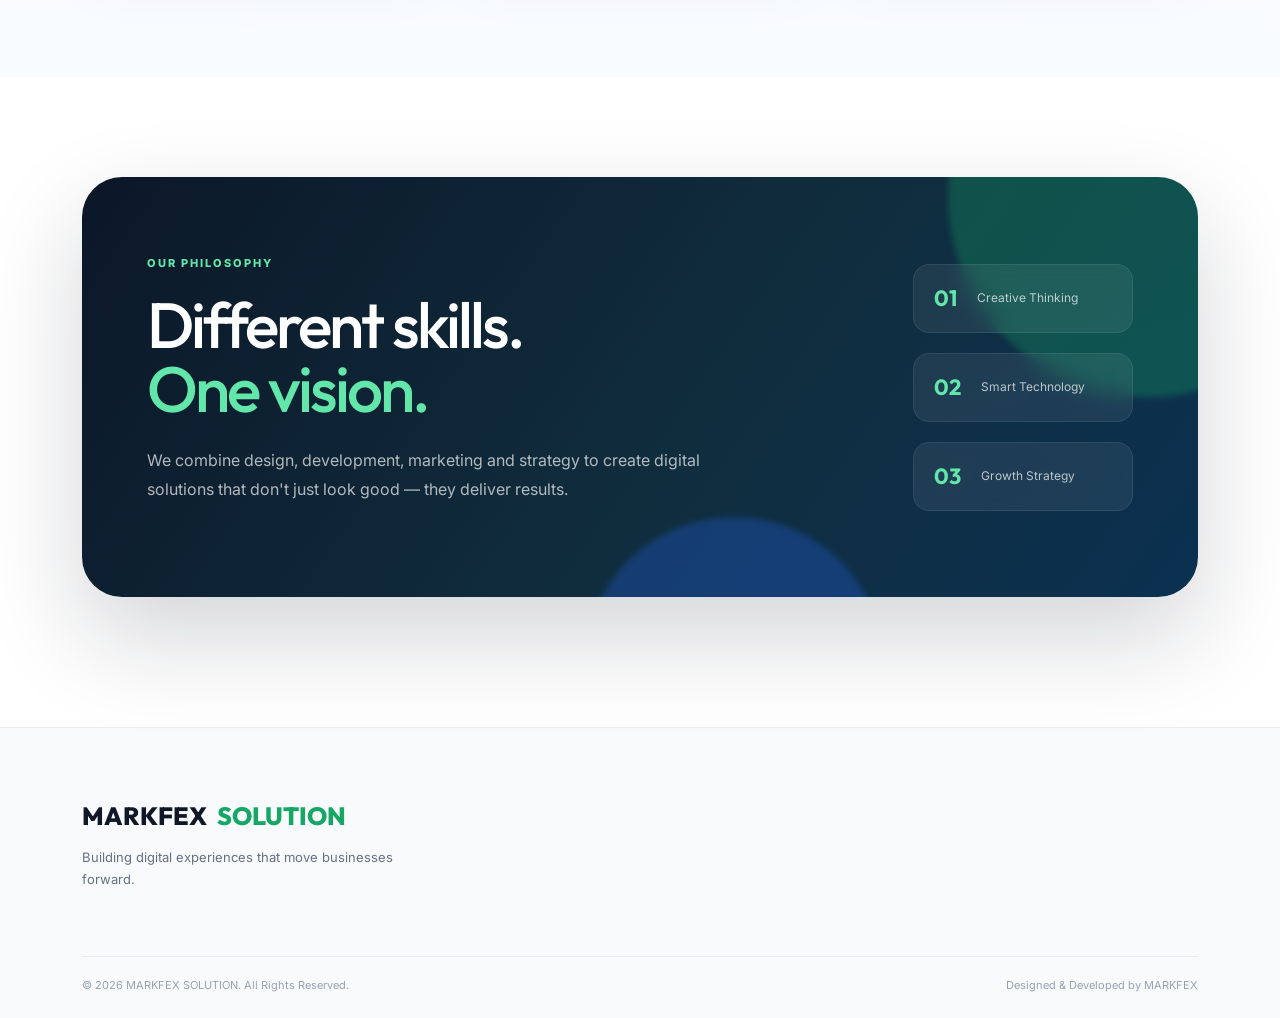
<file: team.html>
<!DOCTYPE html>
<html lang="en">
<head>
    <meta charset="UTF-8">
    <meta name="viewport" content="width=device-width, initial-scale=1.0">

    <title>Our Team | MARKFEX SOLUTION</title>
      <link rel="icon" type="image/png" href="assets/images/logo text.png">


    <meta
        name="description"
        content="Meet the creative and technology team behind MARFEX SOLUTION."
    >

    <!-- Google Fonts -->
    <link rel="preconnect" href="https://fonts.googleapis.com">
    <link rel="preconnect" href="https://fonts.gstatic.com" crossorigin>

    <link
        href="https://fonts.googleapis.com/css2?family=Inter:wght@300;400;500;600;700;800&family=Outfit:wght@400;500;600;700;800&display=swap"
        rel="stylesheet"
    >

    <!-- Bootstrap -->
    <link
        href="https://cdn.jsdelivr.net/npm/bootstrap@5.3.2/dist/css/bootstrap.min.css"
        rel="stylesheet"
    >

    <!-- Font Awesome -->
    <link
        rel="stylesheet"
        href="https://cdnjs.cloudflare.com/ajax/libs/font-awesome/6.4.2/css/all.min.css"
    >

    <link rel="stylesheet" href="css/team.css">
  <link rel="stylesheet" href="css/header.css">
</head>

<body>

<!-- =========================================================
     PAGE LOADER
========================================================= -->

<div id="page-loader">

    <div class="loader-orbit orbit-one"></div>
    <div class="loader-orbit orbit-two"></div>

    <div class="loader-center">
        <div class="loader-logo">
            MARKFEX
            <span>SOLUTION</span>
        </div>

        <div class="loader-line"></div>

        <p>Building Digital Experiences</p>
    </div>

</div>


<!-- =========================================================
     HEADER
========================================================= -->

<div data-site-header data-active="team"></div>



<!-- =========================================================
     HERO
========================================================= -->

<section class="team-hero">

    <!-- Decorative 3D objects -->

    <div class="floating-shape shape-one"></div>
    <div class="floating-shape shape-two"></div>
    <div class="floating-shape shape-three"></div>

    <div class="hero-glow glow-one"></div>
    <div class="hero-glow glow-two"></div>


    <div class="container">

        <div class="hero-content">

            <div class="hero-badge">
                <span class="badge-dot"></span>
                Meet Our Team
            </div>


            <h1>

                <span>
                    For Your
                    <strong>Digital Success.</strong>
                </span>
            </h1>


            <p>
                Creative minds. Technology experts.
                Strategic thinkers. Together, we build
                powerful digital experiences that help
                businesses grow.
            </p>

        </div>

    </div>

</section>



<!-- =========================================================
     TEAM SECTION
========================================================= -->

<section class="team-section">

    <div class="container">

        <div class="section-heading">

            <div class="small-label">
                <span></span>
                THE PEOPLE
                <span></span>
            </div>

            <h2>
                Meet the people
                <br>
                <span>behind the vision.</span>
            </h2>

            <p>
                Every project at MARFEX SOLUTION is powered
                by creativity, technology and teamwork.
            </p>

        </div>



        <!-- =================================================
             TEAM GRID
        ================================================== -->

        <div class="team-grid">


            <!-- TEAM MEMBER 01 -->

            <div
                class="team-card"
                data-member="0"
            >


                <div class="card-glow"></div>


                <div class="member-image-wrapper">

                    <img
                        src="assets/images/team/member%202.jpeg"
                        alt="Prasanth"
                        class="member-image"
                    >

                </div>


                <div class="member-info">

                    <div class="member-role">
                        MARKETING HEAD
                    </div>

                    <h3>
                        Prasanth
                    </h3>

                    <p>
                        Editor & Marketing Expert
                    </p>

                </div>


                <div class="view-member">

                    <span>
                        View Profile
                    </span>

                    <div class="arrow-circle">
                        <i class="fa-solid fa-arrow-up-right-from-square"></i>
                    </div>

                </div>

            </div>



            <!-- TEAM MEMBER 02 -->

            <div
                class="team-card"
                data-member="1"
            >


                <div class="card-glow"></div>


                <div class="member-image-wrapper">

                    <img
                        src="assets/images/team/member2.png"
                        alt="Dinesh"
                        class="member-image"
                    >

                </div>


                <div class="member-info">

                    <div class="member-role">
                        UI/UX Designer
                    </div>

                    <h3>
                        Dinesh kumar
                    </h3>

                    <p>
                        Designer & Developer
                    </p>

                </div>


                <div class="view-member">

                    <span>
                        View Profile
                    </span>

                    <div class="arrow-circle">
                        <i class="fa-solid fa-arrow-up-right-from-square"></i>
                    </div>

                </div>

            </div>



            <!-- TEAM MEMBER 03 -->

            <div
                class="team-card"
                data-member="2"
            >

        

                <div class="card-glow"></div>


                <div class="member-image-wrapper">

                    <img
                        src="assets/images/team/member1.jpeg"
                        alt="Boopathi"
                        class="member-image"
                    >

                </div>


                <div class="member-info">

                    <div class="member-role">
                        Full Stack Developer
                    </div>

                    <h3>
                        Boopathi
                    </h3>

                    <p>
                        Technology & Development
                    </p>

                </div>


                <div class="view-member">

                    <span>
                        View Profile
                    </span>

                    <div class="arrow-circle">
                        <i class="fa-solid fa-arrow-up-right-from-square"></i>
                    </div>

                </div>

            </div>

        </div>

    </div>

</section>



<!-- =========================================================
     TEAM PHILOSOPHY
========================================================= -->

<section class="philosophy-section">

    <div class="container">

        <div class="philosophy-card">

            <div class="philosophy-orb orb-one"></div>
            <div class="philosophy-orb orb-two"></div>


            <div class="philosophy-content">

                <div class="small-label light">
                    OUR PHILOSOPHY
                </div>

                <h2>
                    Different skills.
                    <br>
                    <span>One vision.</span>
                </h2>

                <p>
                    We combine design, development, marketing
                    and strategy to create digital solutions
                    that don't just look good — they deliver results.
                </p>

            </div>


            <div class="philosophy-stats">

                <div class="stat">
                    <strong>01</strong>
                    <span>Creative Thinking</span>
                </div>

                <div class="stat">
                    <strong>02</strong>
                    <span>Smart Technology</span>
                </div>

                <div class="stat">
                    <strong>03</strong>
                    <span>Growth Strategy</span>
                </div>

            </div>

        </div>

    </div>

</section>



<!-- =========================================================
     PROFILE MODAL
========================================================= -->

<div
    class="profile-modal"
    id="profileModal"
>

    <div class="modal-backdrop-custom"></div>


    <div class="profile-window">

        <button
            class="close-profile"
            id="closeProfile"
        >
            <i class="fa-solid fa-xmark"></i>
        </button>


        <div class="profile-image-section">

            <div class="modal-image-glow"></div>

            <img
                id="modalImage"
                alt="Team Member"
            >

        </div>


        <div class="profile-details">

            <div
                class="modal-role"
                id="modalRole"
            ></div>

            <h2 id="modalName">
            </h2>

            <h4 id="modalPosition">
            </h4>

            <p id="modalDescription">
            </p>


            <div class="profile-skills">

                <div class="skill-title">
                    Expertise
                </div>

                <div
                    class="skill-list"
                    id="modalSkills"
                >
                </div>

            </div>


            <div class="profile-social">

                <a href="#" aria-label="LinkedIn">
                    <i class="fa-brands fa-linkedin-in"></i>
                </a>

                <a href="#" aria-label="Instagram">
                    <i class="fa-brands fa-instagram"></i>
                </a>

                <a href="#" aria-label="Email">
                    <i class="fa-solid fa-envelope"></i>
                </a>

            </div>

        </div>

    </div>

</div>



<!-- =========================================================
     FOOTER
========================================================= -->

<footer class="footer-section">

    <div class="container">

        <div class="footer-content">

            <div>

                <div class="footer-logo">
                    MARKFEX
                    <span>SOLUTION</span>
                </div>

                <p>
                    Building digital experiences
                    that move businesses forward.
                </p>

            </div>

        </div>


        <div class="footer-bottom">

            <span>
                © 2026 MARKFEX SOLUTION.
                All Rights Reserved.
            </span>

            <span>
                Designed & Developed by MARKFEX
            </span>

        </div>

    </div>

</footer>



<!-- Bootstrap JS -->

<script
    src="https://cdn.jsdelivr.net/npm/bootstrap@5.3.2/dist/js/bootstrap.bundle.min.js">
</script>


<script src="js/site-header.js"></script>


<script src="js/main.js"></script>
<script src="js/team.js"></script>

</body>
</html>
</file>
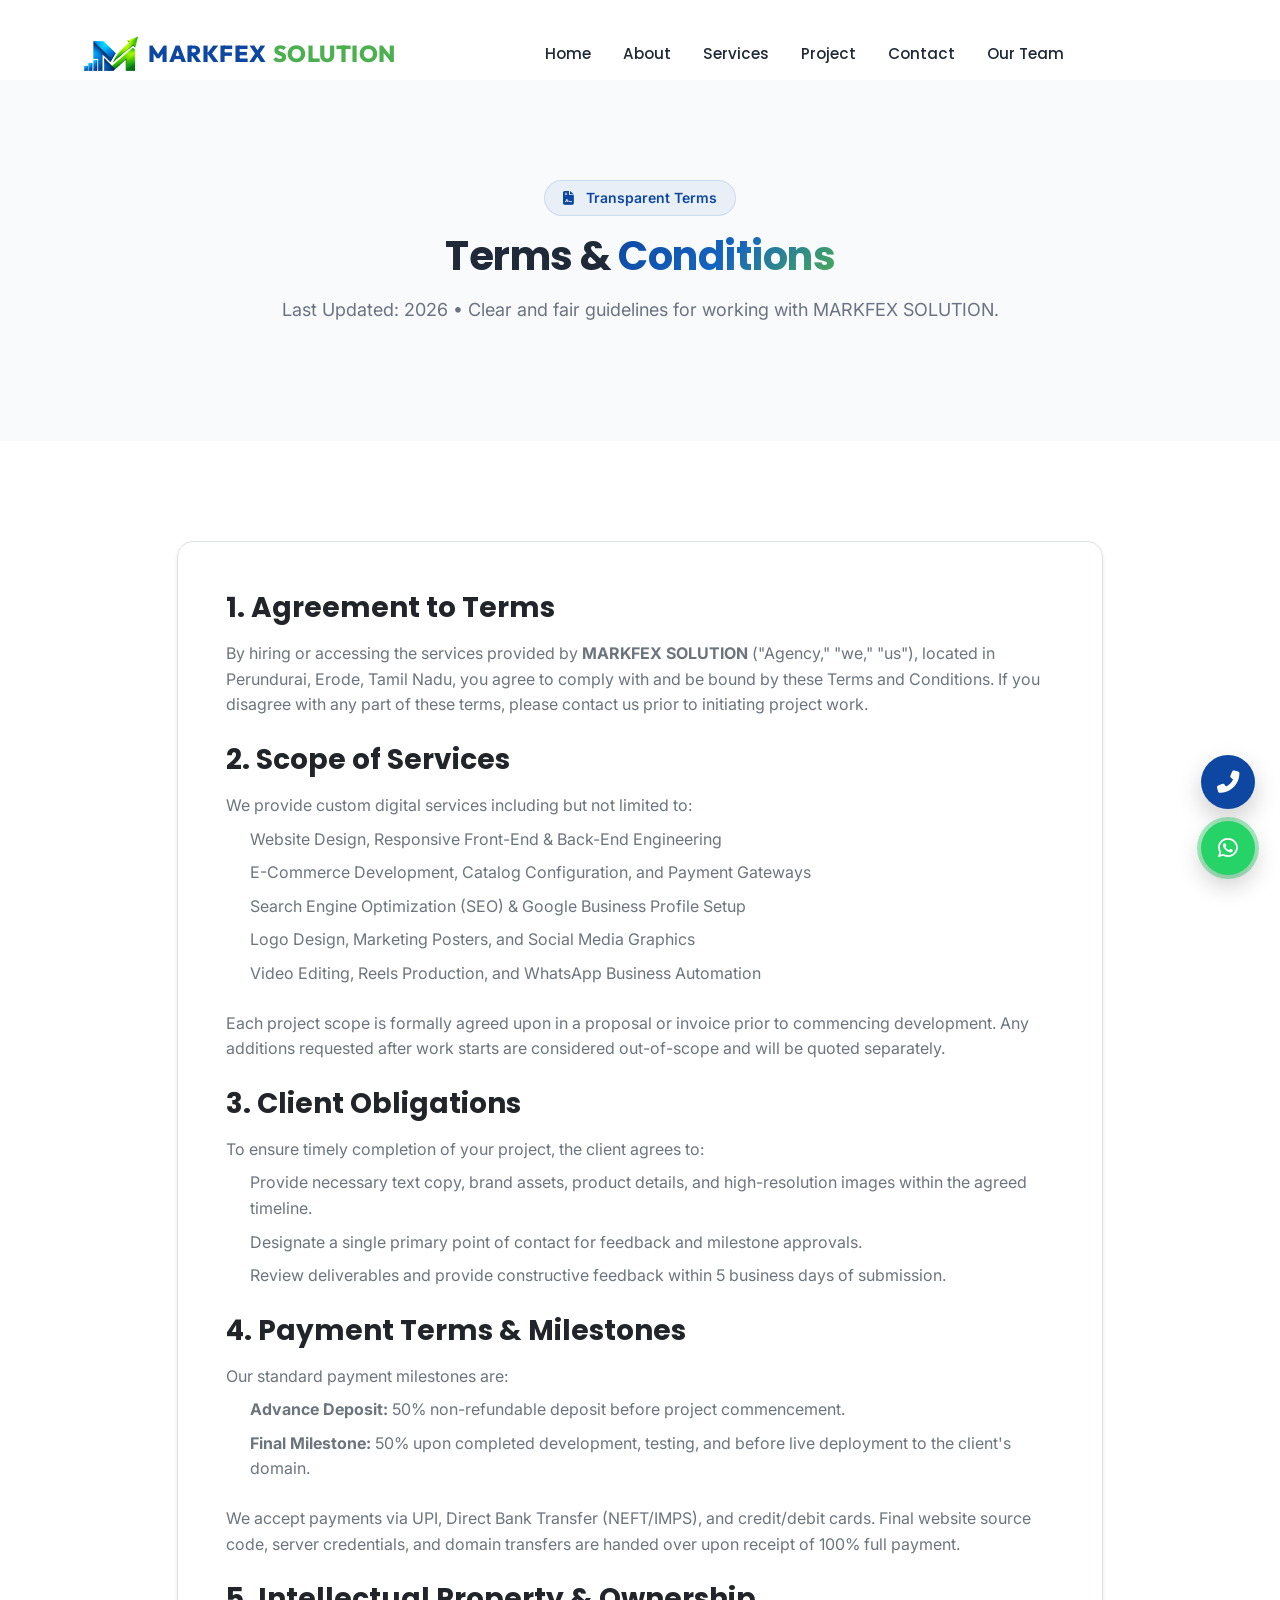
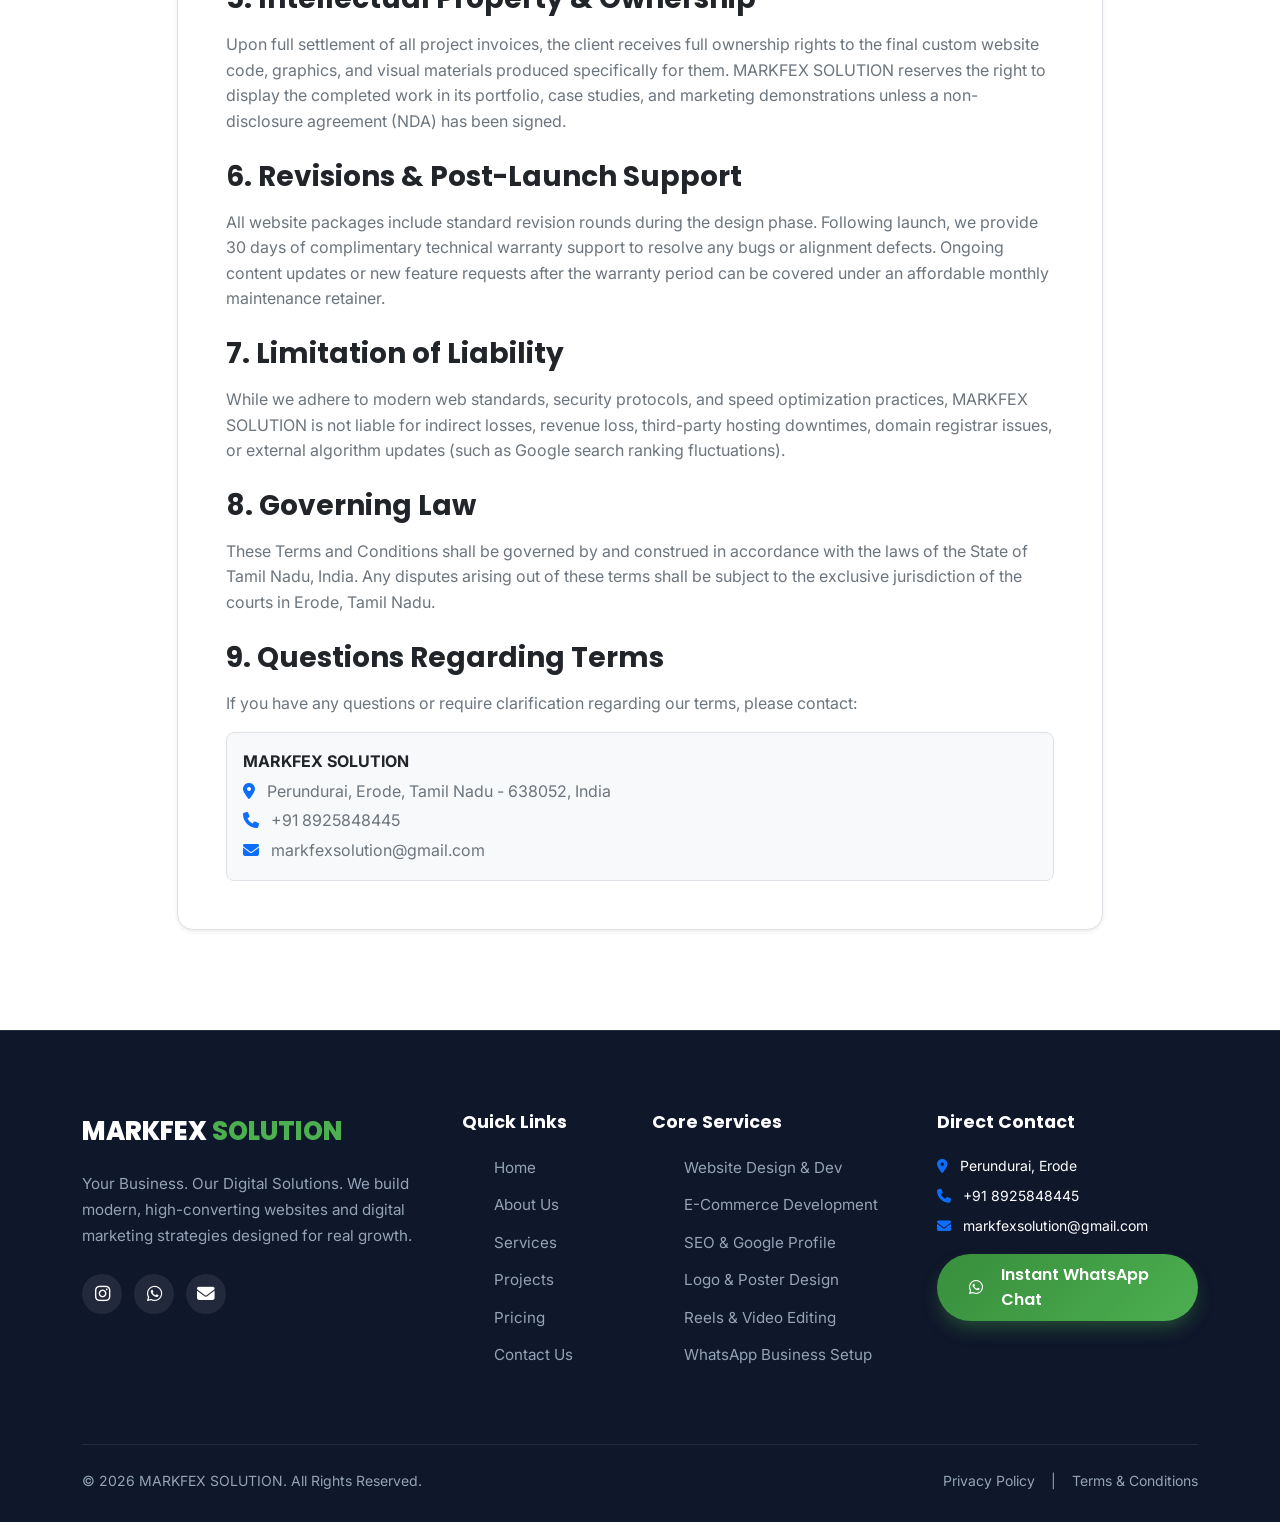
<file: terms.html>
<!DOCTYPE html>
<html lang="en">

<head>
  <meta charset="UTF-8">
  <meta name="viewport" content="width=device-width, initial-scale=1.0">
  <title>Terms &amp; Conditions | MARKFEX SOLUTION</title>
  <link rel="icon" type="image/png" href="assets/images/logo text.png">
  <meta name="description"
    content="Terms and Conditions for MARKFEX SOLUTION web development, SEO, and digital services in Perundurai, Erode.">
  <link rel="canonical" href="https://markfexsolution.in/terms.html">

  <!-- Open Graph -->
  <meta property="og:type" content="website">
  <meta property="og:site_name" content="MARKFEX SOLUTION">
  <meta property="og:title" content="Terms &amp; Conditions | MARKFEX SOLUTION">
  <meta property="og:description" content="Terms of service and contract policies for MARKFEX SOLUTION digital services.">
  <meta property="og:url" content="https://markfexsolution.in/terms.html">
  <meta property="og:image" content="https://markfexsolution.in/assets/images/logo.png">

  <!-- Fonts & Icons -->
  <link rel="preconnect" href="https://fonts.googleapis.com">
  <link rel="preconnect" href="https://fonts.gstatic.com" crossorigin>
  <link
    href="https://fonts.googleapis.com/css2?family=Inter:wght@300;400;500;600;700&family=Outfit:wght@500;600;700;800&family=Poppins:wght@500;600;700;800&display=swap"
    rel="stylesheet">
  <link href="https://cdn.jsdelivr.net/npm/bootstrap@5.3.2/dist/css/bootstrap.min.css" rel="stylesheet">
  <link rel="stylesheet" href="https://cdnjs.cloudflare.com/ajax/libs/font-awesome/6.4.2/css/all.min.css">
  <link href="https://unpkg.com/aos@2.3.1/dist/aos.css" rel="stylesheet">
  <link rel="stylesheet" href="css/style.css">
  <link rel="stylesheet" href="css/header.css">
</head>

<body>

  <!-- ==================== Page Loader ==================== -->
  <div id="page-loader">
    <div class="loader-orbit orbit-one"></div>
    <div class="loader-orbit orbit-two"></div>
    <div class="loader-center">
      <div class="loader-logo">MARKFEX <span>SOLUTION</span></div>
      <div class="loader-line"></div>
      <p>Building Digital Experiences</p>
    </div>
  </div>

  <!-- ==================== Header ==================== -->
  <div data-site-header></div>

  <!-- ==================== Subpage Banner ==================== -->
  <section class="section-padding bg-light-gray text-center style-hero-banner" style="margin-top: 80px;">
    <div class="container">
      <div class="badge-pill mb-3" data-aos="fade-up"><i class="fas fa-file-contract me-1"></i> Transparent Terms</div>
      <h1 class="section-heading display-4 fw-bold" data-aos="fade-up" data-aos-delay="100">
        Terms &amp; <span class="text-gradient">Conditions</span>
      </h1>
      <p class="section-subheading max-w-600 mx-auto" data-aos="fade-up" data-aos-delay="200">
        Last Updated: 2026 &bull; Clear and fair guidelines for working with MARKFEX SOLUTION.
      </p>
    </div>
  </section>

  <!-- ==================== Terms Content ==================== -->
  <section class="section-padding">
    <div class="container">
      <div class="row justify-content-center">
        <div class="col-lg-10">
          <div class="bg-white p-4 p-md-5 rounded-4 border shadow-sm policy-content">
            
            <h3 class="fw-bold mb-3 text-dark">1. Agreement to Terms</h3>
            <p class="text-secondary leading-relaxed mb-4">
              By hiring or accessing the services provided by <strong>MARKFEX SOLUTION</strong> ("Agency," "we," "us"), located in Perundurai, Erode, Tamil Nadu, you agree to comply with and be bound by these Terms and Conditions. If you disagree with any part of these terms, please contact us prior to initiating project work.
            </p>

            <h3 class="fw-bold mb-3 text-dark">2. Scope of Services</h3>
            <p class="text-secondary mb-2">We provide custom digital services including but not limited to:</p>
            <ul class="text-secondary mb-4 ps-4">
              <li class="mb-2">Website Design, Responsive Front-End &amp; Back-End Engineering</li>
              <li class="mb-2">E-Commerce Development, Catalog Configuration, and Payment Gateways</li>
              <li class="mb-2">Search Engine Optimization (SEO) &amp; Google Business Profile Setup</li>
              <li class="mb-2">Logo Design, Marketing Posters, and Social Media Graphics</li>
              <li class="mb-2">Video Editing, Reels Production, and WhatsApp Business Automation</li>
            </ul>
            <p class="text-secondary leading-relaxed mb-4">
              Each project scope is formally agreed upon in a proposal or invoice prior to commencing development. Any additions requested after work starts are considered out-of-scope and will be quoted separately.
            </p>

            <h3 class="fw-bold mb-3 text-dark">3. Client Obligations</h3>
            <p class="text-secondary mb-2">To ensure timely completion of your project, the client agrees to:</p>
            <ul class="text-secondary mb-4 ps-4">
              <li class="mb-2">Provide necessary text copy, brand assets, product details, and high-resolution images within the agreed timeline.</li>
              <li class="mb-2">Designate a single primary point of contact for feedback and milestone approvals.</li>
              <li class="mb-2">Review deliverables and provide constructive feedback within 5 business days of submission.</li>
            </ul>

            <h3 class="fw-bold mb-3 text-dark">4. Payment Terms &amp; Milestones</h3>
            <p class="text-secondary mb-2">Our standard payment milestones are:</p>
            <ul class="text-secondary mb-4 ps-4">
              <li class="mb-2"><strong>Advance Deposit:</strong> 50% non-refundable deposit before project commencement.</li>
              <li class="mb-2"><strong>Final Milestone:</strong> 50% upon completed development, testing, and before live deployment to the client's domain.</li>
            </ul>
            <p class="text-secondary leading-relaxed mb-4">
              We accept payments via UPI, Direct Bank Transfer (NEFT/IMPS), and credit/debit cards. Final website source code, server credentials, and domain transfers are handed over upon receipt of 100% full payment.
            </p>

            <h3 class="fw-bold mb-3 text-dark">5. Intellectual Property &amp; Ownership</h3>
            <p class="text-secondary leading-relaxed mb-4">
              Upon full settlement of all project invoices, the client receives full ownership rights to the final custom website code, graphics, and visual materials produced specifically for them. MARKFEX SOLUTION reserves the right to display the completed work in its portfolio, case studies, and marketing demonstrations unless a non-disclosure agreement (NDA) has been signed.
            </p>

            <h3 class="fw-bold mb-3 text-dark">6. Revisions &amp; Post-Launch Support</h3>
            <p class="text-secondary leading-relaxed mb-4">
              All website packages include standard revision rounds during the design phase. Following launch, we provide 30 days of complimentary technical warranty support to resolve any bugs or alignment defects. Ongoing content updates or new feature requests after the warranty period can be covered under an affordable monthly maintenance retainer.
            </p>

            <h3 class="fw-bold mb-3 text-dark">7. Limitation of Liability</h3>
            <p class="text-secondary leading-relaxed mb-4">
              While we adhere to modern web standards, security protocols, and speed optimization practices, MARKFEX SOLUTION is not liable for indirect losses, revenue loss, third-party hosting downtimes, domain registrar issues, or external algorithm updates (such as Google search ranking fluctuations).
            </p>

            <h3 class="fw-bold mb-3 text-dark">8. Governing Law</h3>
            <p class="text-secondary leading-relaxed mb-4">
              These Terms and Conditions shall be governed by and construed in accordance with the laws of the State of Tamil Nadu, India. Any disputes arising out of these terms shall be subject to the exclusive jurisdiction of the courts in Erode, Tamil Nadu.
            </p>

            <h3 class="fw-bold mb-3 text-dark">9. Questions Regarding Terms</h3>
            <p class="text-secondary leading-relaxed mb-3">
              If you have any questions or require clarification regarding our terms, please contact:
            </p>
            <div class="p-3 bg-light rounded-3 border">
              <p class="mb-1 text-dark"><strong>MARKFEX SOLUTION</strong></p>
              <p class="mb-1 text-secondary"><i class="fas fa-map-marker-alt text-primary me-2"></i> Perundurai, Erode, Tamil Nadu - 638052, India</p>
              <p class="mb-1 text-secondary"><i class="fas fa-phone text-primary me-2"></i> +91 8925848445</p>
              <p class="mb-0 text-secondary"><i class="fas fa-envelope text-primary me-2"></i> markfexsolution@gmail.com</p>
            </div>

          </div>
        </div>
      </div>
    </div>
  </section>

  <!-- ==================== Footer ==================== -->
  <footer class="footer-section">
    <div class="container">
      <div class="row g-4">
        <!-- Col 1 -->
        <div class="col-lg-4">
          <div class="footer-brand">
            <div class="footer-brand-title">MARKFEX <span>SOLUTION</span></div>
          </div>
          <p class="footer-text">Your Business. Our Digital Solutions. We build modern, high-converting websites and
            digital marketing strategies designed for real growth.</p>
          <div class="social-links">
            <a href="https://www.instagram.com/markfex.solution/" class="social-btn" aria-label="Instagram" target="_blank" rel="noopener"><i class="fab fa-instagram"></i></a>
            <a href="https://wa.me/918925848445?text=Hi%20MARKFEX%20SOLUTION%2C%20I%20have%20an%20inquiry%20regarding%20your%20services." class="social-btn" aria-label="WhatsApp" target="_blank" rel="noopener"><i class="fab fa-whatsapp"></i></a>
            <a href="mailto:markfexsolution@gmail.com" class="social-btn" aria-label="Email"><i class="fas fa-envelope"></i></a>
          </div>
        </div>

        <!-- Col 2 -->
        <div class="col-6 col-lg-2">
          <h4 class="footer-heading">Quick Links</h4>
          <ul class="footer-links-list">
            <li><a href="index.html">Home</a></li>
            <li><a href="about.html">About Us</a></li>
            <li><a href="services.html">Services</a></li>
            <li><a href="Project.html">Projects</a></li>
            <li><a href="pricing.html">Pricing</a></li>
            <li><a href="contact.html">Contact Us</a></li>
          </ul>
        </div>

        <!-- Col 3 -->
        <div class="col-6 col-lg-3">
          <h4 class="footer-heading">Core Services</h4>
          <ul class="footer-links-list">
            <li><a href="services.html">Website Design &amp; Dev</a></li>
            <li><a href="services.html">E-Commerce Development</a></li>
            <li><a href="services.html">SEO &amp; Google Profile</a></li>
            <li><a href="services.html">Logo &amp; Poster Design</a></li>
            <li><a href="services.html">Reels &amp; Video Editing</a></li>
            <li><a href="services.html">WhatsApp Business Setup</a></li>
          </ul>
        </div>

        <!-- Col 4 -->
        <div class="col-lg-3">
          <h4 class="footer-heading">Direct Contact</h4>
          <p class="small text-white mb-2"><i class="fas fa-map-marker-alt text-primary me-2"></i> Perundurai, Erode</p>
          <p class="small text-white mb-2"><i class="fas fa-phone text-primary me-2"></i> +91 8925848445</p>
          <p class="small text-white mb-3"><i class="fas fa-envelope text-primary me-2"></i> markfexsolution@gmail.com</p>
          <a href="https://wa.me/918925848445?text=Hi%20MARKFEX%20SOLUTION%2C%20I%20am%20interested%20in%20growing%20my%20business%20with%20your%20digital%20solutions." target="_blank" rel="noopener" class="btn-custom btn-whatsapp w-100 py-2 font-size-sm">
            <i class="fab fa-whatsapp me-2"></i> Instant WhatsApp Chat
          </a>
        </div>
      </div>

      <div class="footer-bottom">
        <div>&copy; 2026 MARKFEX SOLUTION. All Rights Reserved.</div>
        <div class="d-flex gap-3">
          <a href="privacy.html">Privacy Policy</a>
          <span>|</span>
          <a href="terms.html">Terms &amp; Conditions</a>
        </div>
      </div>
    </div>
  </footer>

  <!-- ==================== Floating Action Widgets ==================== -->
  <div class="floating-widgets">
    <div class="float-btn scroll-top-btn" id="scrollTopBtn" title="Scroll to Top" aria-label="Scroll to top">
      <i class="fas fa-chevron-up"></i>
    </div>
    <a href="tel:+918925848445" class="float-btn float-btn-call" title="Call Us Directly" aria-label="Call MARKFEX SOLUTION">
      <i class="fas fa-phone-alt"></i>
    </a>
    <a href="https://wa.me/918925848445?text=Hi%20MARKFEX%20SOLUTION%2C%20I%20am%20interested%20in%20growing%20my%20business%20with%20your%20digital%20solutions." target="_blank" rel="noopener" class="float-btn float-btn-whatsapp" title="Chat on WhatsApp" aria-label="Chat with MARKFEX SOLUTION on WhatsApp">
      <i class="fab fa-whatsapp"></i>
    </a>
  </div>

  <!-- Scripts -->
  <script src="https://cdn.jsdelivr.net/npm/bootstrap@5.3.2/dist/js/bootstrap.bundle.min.js"></script>
  <script src="https://unpkg.com/aos@2.3.1/dist/aos.js"></script>
  <script src="js/site-header.js"></script>
  <script src="js/main.js"></script>
</body>

</html>
</file>
<file: css/style.css>
/* ==========================================================================
   MARFEX SOLUTION - Modern Digital Agency Stylesheet
   Inspired by Apple + Stripe + Framer Design Aesthetics
   ========================================================================== */

/* --------------------------------------------------------------------------
   1. Design System & CSS Variables
   -------------------------------------------------------------------------- */
:root {
  --primary-blue: #0D47A1;
  --secondary-blue: #1565C0;
  --primary-green: #4CAF50;
  --dark-text: #1F2937;
  --body-text: #4B5563;
  --light-text: #6B7280;
  --bg-white: #FFFFFF;
  --bg-light: #F8FAFC;
  --bg-card: #FFFFFF;
  --border-color: #E2E8F0;
  
  /* Gradients */
  --primary-gradient: linear-gradient(135deg, #0D47A1 0%, #1565C0 50%, #4CAF50 100%);
  --green-gradient: linear-gradient(135deg, #388E3C 0%, #4CAF50 100%);
  --blue-gradient: linear-gradient(135deg, #0D47A1 0%, #1976D2 100%);
  --hero-glow-1: rgba(13, 71, 161, 0.15);
  --hero-glow-2: rgba(76, 175, 80, 0.15);

  /* Shadows */
  --shadow-sm: 0 4px 6px -1px rgba(0, 0, 0, 0.05), 0 2px 4px -1px rgba(0, 0, 0, 0.03);
  --shadow-md: 0 10px 25px -5px rgba(13, 71, 161, 0.08), 0 8px 10px -6px rgba(0, 0, 0, 0.04);
  --shadow-lg: 0 20px 40px -15px rgba(13, 71, 161, 0.12);
  --shadow-hover: 0 25px 50px -12px rgba(13, 71, 161, 0.22);
  --shadow-glow: 0 0 30px rgba(76, 175, 80, 0.3);

  /* Typography */
  --font-heading: 'Poppins', sans-serif;
  --font-body: 'Inter', sans-serif;

  /* Transitions */
  --transition-fast: 0.2s cubic-bezier(0.4, 0, 0.2, 1);
  --transition-normal: 0.35s cubic-bezier(0.16, 1, 0.3, 1);
  --transition-bounce: 0.5s cubic-bezier(0.68, -0.6, 0.32, 1.6);
}

/* --------------------------------------------------------------------------
   2. Reset & General Setup
   -------------------------------------------------------------------------- */
*, *::before, *::after {
  box-sizing: border-box;
  margin: 0;
  padding: 0;
}

html {
  scroll-behavior: smooth;
  font-size: 16px;
  overflow-x: hidden;
}

body {
  font-family: var(--font-body);
  color: var(--body-text);
  background-color: var(--bg-white);
  line-height: 1.6;
  -webkit-font-smoothing: antialiased;
  -moz-osx-font-smoothing: grayscale;
  overflow-x: hidden;
}

h1, h2, h3, h4, h5, h6 {
  font-family: var(--font-heading);
  color: var(--dark-text);
  font-weight: 700;
  line-height: 1.25;
}

a {
  text-decoration: none;
  color: inherit;
  transition: var(--transition-fast);
}

ul {
  list-style: none;
}

img {
  max-width: 100%;
  height: auto;
  display: block;
}

/* Custom Scrollbar */
::-webkit-scrollbar {
  width: 10px;
}
::-webkit-scrollbar-track {
  background: #F1F5F9;
}
::-webkit-scrollbar-thumb {
  background: #CBD5E1;
  border-radius: 5px;
}
::-webkit-scrollbar-thumb:hover {
  background: var(--secondary-blue);
}

/* Selection */
::selection {
  background-color: rgba(76, 175, 80, 0.25);
  color: var(--primary-blue);
}

/* --------------------------------------------------------------------------
   3. Page Loader Screen
   -------------------------------------------------------------------------- */
#page-loader {
  position: fixed;
  inset: 0;
  background: #FFFFFF;
  z-index: 999999;
  display: flex;
  flex-direction: column;
  align-items: center;
  justify-content: center;
  transition: opacity 0.5s ease, visibility 0.5s ease;
  animation: loaderAutoHide 0.5s ease 0.9s forwards;
}

#page-loader.loaded {
  opacity: 0;
  visibility: hidden;
  pointer-events: none;
}

#page-loader .loader-center {
  position: relative;
  z-index: 3;
  text-align: center;
}

#page-loader .loader-logo {
  font-family: "Outfit", sans-serif;
  font-size: 32px;
  font-weight: 800;
  letter-spacing: -1px;
  margin-top: 0;
  color: var(--primary-blue);
  background: none;
  -webkit-text-fill-color: initial;
}

#page-loader .loader-logo span {
  margin-left: 7px;
  color: var(--primary-green);
}

#page-loader .loader-line {
  width: 150px;
  height: 3px;
  margin: 18px auto;
  background: linear-gradient(90deg, #16a765, #2563eb, #16a765);
  animation: loaderLine 1.5s infinite;
}

#page-loader .loader-center p {
  margin: 0;
  font-size: 12px;
  color: #667085;
  letter-spacing: 2px;
  text-transform: uppercase;
}

#page-loader .loader-orbit {
  position: absolute;
  border: 1px solid rgba(22, 167, 101, 0.15);
  border-radius: 50%;
}

#page-loader .orbit-one {
  width: 300px;
  height: 300px;
  animation: orbit 8s linear infinite;
}

#page-loader .orbit-two {
  width: 450px;
  height: 450px;
  border-color: rgba(37, 99, 235, 0.1);
  animation: orbit 12s linear infinite reverse;
}

@keyframes loaderLine {
  0%, 100% { transform: scaleX(0); }
  50% { transform: scaleX(1); }
}

@keyframes orbit {
  from { transform: rotate(0deg); }
  to { transform: rotate(360deg); }
}

@keyframes loaderAutoHide {
  from { opacity: 1; visibility: visible; }
  to { opacity: 0; visibility: hidden; pointer-events: none; }
}

.loader-spinner {
  width: 60px;
  height: 60px;
  border: 4px solid rgba(13, 71, 161, 0.1);
  border-left-color: var(--primary-blue);
  border-right-color: var(--primary-green);
  border-radius: 50%;
  animation: spin 1s linear infinite;
}

.loader-logo {
  font-family: var(--font-heading);
  font-weight: 800;
  font-size: 1.5rem;
  margin-top: 15px;
  background: var(--primary-gradient);
  -webkit-background-clip: text;
  -webkit-text-fill-color: transparent;
  letter-spacing: 1px;
}

@keyframes spin {
  to { transform: rotate(360deg); }
}

/* --------------------------------------------------------------------------
   4. Typography & Utility Classes
   -------------------------------------------------------------------------- */
.text-gradient {
  background: var(--primary-gradient);
  -webkit-background-clip: text;
  -webkit-text-fill-color: transparent;
}

.bg-gradient-primary {
  background: var(--primary-gradient);
}

.bg-gradient-green {
  background: var(--green-gradient);
}

.bg-light-gray {
  background-color: var(--bg-light);
}

.section-padding {
  padding: 100px 0;
}

.section-title-wrapper {
  text-align: center;
  max-width: 750px;
  margin: 0 auto 60px auto;
}

.badge-pill {
  display: inline-flex;
  align-items: center;
  gap: 8px;
  padding: 6px 18px;
  border-radius: 50px;
  font-size: 0.875rem;
  font-weight: 600;
  background: rgba(13, 71, 161, 0.06);
  color: var(--primary-blue);
  border: 1px solid rgba(13, 71, 161, 0.12);
  margin-bottom: 16px;
}

.badge-pill .pulse-dot {
  width: 8px;
  height: 8px;
  background-color: var(--primary-green);
  border-radius: 50%;
  box-shadow: 0 0 0 0 rgba(76, 175, 80, 0.7);
  animation: pulseDot 1.8s infinite;
}

@keyframes pulseDot {
  0% { transform: scale(0.95); box-shadow: 0 0 0 0 rgba(76, 175, 80, 0.7); }
  70% { transform: scale(1); box-shadow: 0 0 0 8px rgba(76, 175, 80, 0); }
  100% { transform: scale(0.95); box-shadow: 0 0 0 0 rgba(76, 175, 80, 0); }
}

.section-heading {
  font-size: 2.5rem;
  letter-spacing: -0.5px;
  margin-bottom: 16px;
}

@media (max-width: 768px) {
  .section-heading {
    font-size: 2rem;
  }
  .section-padding {
    padding: 65px 0;
  }
}

.section-subheading {
  font-size: 1.125rem;
  color: var(--light-text);
  font-weight: 400;
}

/* Glassmorphic Card */
.glass-card {
  background: rgba(255, 255, 255, 0.85);
  backdrop-filter: blur(16px);
  -webkit-backdrop-filter: blur(16px);
  border: 1px solid rgba(255, 255, 255, 0.6);
  border-radius: 20px;
  box-shadow: var(--shadow-md);
}

/* Buttons System */
.btn-custom {
  display: inline-flex;
  align-items: center;
  justify-content: center;
  gap: 10px;
  padding: 14px 32px;
  border-radius: 50px;
  font-family: var(--font-heading);
  font-weight: 600;
  font-size: 1rem;
  cursor: pointer;
  border: none;
  outline: none;
  transition: var(--transition-normal);
  position: relative;
  overflow: hidden;
  z-index: 1;
}

.btn-primary-gradient {
  background: var(--primary-gradient);
  color: #FFFFFF;
  box-shadow: 0 10px 25px -5px rgba(13, 71, 161, 0.35);
}

.btn-primary-gradient:hover {
  color: #FFFFFF;
  transform: translateY(-3px);
  box-shadow: 0 15px 35px -5px rgba(13, 71, 161, 0.45);
}

.btn-outline-custom {
  background: transparent;
  color: var(--dark-text);
  border: 2px solid var(--border-color);
}

.btn-outline-custom:hover {
  border-color: var(--primary-blue);
  color: var(--primary-blue);
  transform: translateY(-3px);
  background: rgba(13, 71, 161, 0.03);
}

.btn-whatsapp {
  background: var(--green-gradient);
  color: #FFFFFF;
  box-shadow: 0 10px 20px -5px rgba(76, 175, 80, 0.4);
}

.btn-whatsapp:hover {
  color: #FFFFFF;
  transform: translateY(-3px);
  box-shadow: 0 15px 30px -5px rgba(76, 175, 80, 0.5);
}

/* --------------------------------------------------------------------------
   5. Header & Navigation
   -------------------------------------------------------------------------- */
.header-navbar {
  position: fixed;
  top: 0;
  left: 0;
  right: 0;
  z-index: 1000;
  padding: 20px 0;
  transition: all 0.4s ease;
}

.header-navbar.scrolled {
  padding: 12px 0;
  background: rgba(255, 255, 255, 0.92);
  backdrop-filter: blur(20px);
  -webkit-backdrop-filter: blur(20px);
  box-shadow: 0 10px 30px -10px rgba(0, 0, 0, 0.08);
  border-bottom: 1px solid rgba(226, 232, 240, 0.8);
}

.navbar-brand {
  display: inline-flex;
  align-items: center;
  gap: 10px;
  text-decoration: none;
}

.navbar-brand .logo-icon {
  height: 42px;
  width: auto;
  object-fit: contain;
  display: block;
}

.navbar-brand .logo-text {
  height: 28px;
  width: auto;
  max-width: 240px;
  object-fit: contain;
  display: block;
}

.navbar-brand img {
  height: 40px;
  width: auto;
  object-fit: contain;
}

.brand-text {
  font-family: 'Outfit', sans-serif;
  font-weight: 800;
  font-size: 1.45rem;
  color: var(--primary-blue);
  letter-spacing: 0.5px;
  display: inline-flex;
  align-items: center;
  gap: 6px;
}

.brand-text img {
  height: 28px;
  width: auto;
  object-fit: contain;
}

.brand-marfex {
  color: var(--primary-blue);
}

.brand-solution {
  color: var(--primary-green);
}

.nav-link {
  font-family: var(--font-heading);
  font-weight: 500;
  font-size: 0.95rem;
  color: var(--dark-text);
  padding: 8px 16px !important;
  border-radius: 8px;
  transition: var(--transition-fast);
}

.nav-link:hover, .nav-link.active {
  color: var(--primary-blue);
  background: rgba(13, 71, 161, 0.05);
}

.nav-whatsapp-btn {
  padding: 10px 22px;
  font-size: 0.9rem;
}

/* Mobile Toggler Styling */
.navbar-toggler {
  border: none;
  padding: 6px;
  border-radius: 8px;
  box-shadow: none !important;
}

.navbar-toggler:focus {
  outline: none;
}

.navbar-toggler-icon {
  width: 28px;
  height: 20px;
  position: relative;
  display: inline-block;
}

.navbar-toggler-icon span {
  position: absolute;
  height: 3px;
  width: 100%;
  background: var(--dark-text);
  border-radius: 3px;
  transition: 0.3s;
}

.navbar-toggler-icon span:nth-child(1) { top: 0; }
.navbar-toggler-icon span:nth-child(2) { top: 8.5px; }
.navbar-toggler-icon span:nth-child(3) { top: 17px; }

/* --------------------------------------------------------------------------
   6. Hero Section
   -------------------------------------------------------------------------- */
.hero-section {
  position: relative;
  padding: 180px 0 110px 0;
  overflow: hidden;
  background: radial-gradient(circle at 10% 20%, rgba(13, 71, 161, 0.04) 0%, transparent 40%),
              radial-gradient(circle at 90% 80%, rgba(76, 175, 80, 0.05) 0%, transparent 40%);
}

.hero-bg-blobs {
  position: absolute;
  inset: 0;
  pointer-events: none;
  z-index: 0;
}

.blob-1 {
  position: absolute;
  top: 10%;
  left: -5%;
  width: 450px;
  height: 450px;
  background: var(--hero-glow-1);
  filter: blur(90px);
  border-radius: 50%;
  animation: floatBlob 10s infinite ease-in-out alternate;
}

.blob-2 {
  position: absolute;
  bottom: 10%;
  right: -5%;
  width: 480px;
  height: 480px;
  background: var(--hero-glow-2);
  filter: blur(95px);
  border-radius: 50%;
  animation: floatBlob 12s infinite ease-in-out alternate-reverse;
}

@keyframes floatBlob {
  0% { transform: translate(0, 0) scale(1); }
  100% { transform: translate(40px, 30px) scale(1.1); }
}

.hero-content {
  position: relative;
  z-index: 2;
}

.hero-headline {
  font-size: 3.6rem;
  font-weight: 800;
  letter-spacing: -1.5px;
  line-height: 1.15;
  margin-bottom: 20px;
}

@media (max-width: 991px) {
  .hero-headline {
    font-size: 2.8rem;
  }
}

@media (max-width: 576px) {
  .hero-headline {
    font-size: 2.2rem;
  }
}

.hero-subtext {
  font-size: 1.25rem;
  color: var(--body-text);
  margin-bottom: 35px;
  max-width: 540px;
}

.hero-cta-group {
  display: flex;
  align-items: center;
  gap: 16px;
  flex-wrap: wrap;
  margin-bottom: 40px;
}

.hero-trust-badges {
  display: flex;
  align-items: center;
  gap: 20px;
  font-size: 0.875rem;
  color: var(--light-text);
  border-top: 1px solid rgba(226, 232, 240, 0.8);
  padding-top: 24px;
}

.trust-item {
  display: flex;
  align-items: center;
  gap: 6px;
}

.trust-item i {
  color: var(--primary-green);
}

/* Hero Right Side Graphic */
.hero-mockup-wrapper {
  position: relative;
  z-index: 2;
}

.hero-mockup-container {
  position: relative;
  border-radius: 24px;
  overflow: hidden;
  box-shadow: 0 30px 70px -15px rgba(13, 71, 161, 0.25);
  border: 4px solid rgba(255, 255, 255, 0.8);
  transition: transform 0.5s ease;
}

.hero-mockup-container:hover {
  transform: translateY(-8px) scale(1.01);
}

.hero-mockup-container img {
  width: 100%;
  border-radius: 20px;
}

/* ==========================================================================
   Hero Services Interactive Carousel
   ========================================================================== */
.hero-services-carousel {
  position: relative;
  background: linear-gradient(145deg, #071529 0%, #0c2b57 55%, #081d3b 100%);
  border: 2px solid rgba(255, 255, 255, 0.16);
  border-radius: 24px;
  min-height: 420px;
  display: flex;
  flex-direction: column;
  justify-content: space-between;
  padding: 42px 36px 26px 36px;
  box-shadow: 0 30px 70px -15px rgba(13, 71, 161, 0.4), 
              0 0 45px rgba(76, 175, 80, 0.15),
              inset 0 1px 0 rgba(255, 255, 255, 0.25);
  cursor: pointer;
  user-select: none;
  overflow: hidden;
  transition: transform 0.4s ease, box-shadow 0.4s ease;
}

.hero-services-carousel:hover {
  transform: translateY(-6px);
  box-shadow: 0 35px 85px -12px rgba(13, 71, 161, 0.5),
              0 0 55px rgba(76, 175, 80, 0.25),
              inset 0 1px 0 rgba(255, 255, 255, 0.35);
}

.hero-services-carousel::before {
  content: "";
  position: absolute;
  top: -70px;
  right: -70px;
  width: 240px;
  height: 240px;
  background: radial-gradient(circle, rgba(76, 175, 80, 0.3) 0%, transparent 70%);
  border-radius: 50%;
  pointer-events: none;
  z-index: 1;
}

.hero-services-carousel::after {
  content: "";
  position: absolute;
  bottom: -60px;
  left: -60px;
  width: 220px;
  height: 220px;
  background: radial-gradient(circle, rgba(21, 101, 192, 0.35) 0%, transparent 70%);
  border-radius: 50%;
  pointer-events: none;
  z-index: 1;
}

/* Service Slide */
.hero-services-slide {
  display: none;
  flex-direction: column;
  align-items: flex-start;
  text-decoration: none;
  color: inherit;
  position: relative;
  z-index: 2;
  opacity: 0;
  transform: translateY(14px);
  transition: opacity 0.45s cubic-bezier(0.16, 1, 0.3, 1), transform 0.45s cubic-bezier(0.16, 1, 0.3, 1);
}

.hero-services-slide.is-active {
  display: flex;
  opacity: 1;
  transform: translateY(0);
}

/* Service Icon */
.hero-services-icon {
  width: 72px;
  height: 72px;
  border-radius: 20px;
  background: linear-gradient(135deg, rgba(76, 175, 80, 0.22) 0%, rgba(21, 101, 192, 0.32) 100%);
  border: 1px solid rgba(255, 255, 255, 0.22);
  box-shadow: 0 14px 30px rgba(0, 0, 0, 0.3), inset 0 1px 1px rgba(255, 255, 255, 0.3);
  display: flex;
  align-items: center;
  justify-content: center;
  font-size: 1.85rem;
  color: #4CAF50;
  margin-bottom: 22px;
  transition: transform 0.35s ease, box-shadow 0.35s ease, color 0.35s ease;
}

.hero-services-slide:hover .hero-services-icon {
  transform: scale(1.08) rotate(3deg);
  box-shadow: 0 18px 36px rgba(76, 175, 80, 0.35), inset 0 1px 1px rgba(255, 255, 255, 0.5);
  color: #69f0ae;
}

/* Service Copy */
.hero-services-copy {
  display: flex;
  flex-direction: column;
  width: 100%;
}

.hero-services-eyebrow {
  display: inline-flex;
  align-items: center;
  gap: 8px;
  font-family: var(--font-heading);
  font-size: 0.75rem;
  font-weight: 700;
  letter-spacing: 2.2px;
  color: #4CAF50;
  text-transform: uppercase;
  margin-bottom: 10px;
}

.hero-services-eyebrow::before {
  content: "";
  display: inline-block;
  width: 7px;
  height: 7px;
  border-radius: 50%;
  background: #4CAF50;
  box-shadow: 0 0 10px #4CAF50;
}

.hero-services-title {
  font-family: var(--font-heading);
  font-size: 1.75rem;
  font-weight: 700;
  color: #ffffff;
  line-height: 1.25;
  margin-bottom: 12px;
  transition: color 0.25s ease;
}

.hero-services-slide:hover .hero-services-title {
  color: #69f0ae;
}

.hero-services-benefit {
  font-size: 1.02rem;
  color: #cbd5e1;
  line-height: 1.6;
  margin-bottom: 22px;
  max-width: 480px;
}

.hero-services-link {
  display: inline-flex;
  align-items: center;
  gap: 8px;
  font-family: var(--font-heading);
  font-size: 0.95rem;
  font-weight: 600;
  color: #4CAF50;
  background: rgba(76, 175, 80, 0.12);
  padding: 8px 20px;
  border-radius: 100px;
  border: 1px solid rgba(76, 175, 80, 0.35);
  align-self: flex-start;
  transition: all 0.3s ease;
}

.hero-services-link span {
  display: inline-block;
  transition: transform 0.25s ease;
}

.hero-services-slide:hover .hero-services-link {
  background: #4CAF50;
  color: #071529;
  box-shadow: 0 8px 22px rgba(76, 175, 80, 0.4);
}

.hero-services-slide:hover .hero-services-link span {
  transform: translateX(5px);
}

/* Dots Navigation */
.hero-services-dots {
  display: flex;
  align-items: center;
  justify-content: center;
  gap: 10px;
  margin-top: 24px;
  position: relative;
  z-index: 3;
}

.hero-services-dots button {
  width: 10px;
  height: 10px;
  border-radius: 50%;
  background: rgba(255, 255, 255, 0.28);
  border: none;
  padding: 0;
  cursor: pointer;
  transition: all 0.3s cubic-bezier(0.16, 1, 0.3, 1);
  outline: none;
}

.hero-services-dots button:hover {
  background: rgba(255, 255, 255, 0.75);
  transform: scale(1.2);
}

.hero-services-dots button.is-active {
  width: 28px;
  border-radius: 999px;
  background: #4CAF50;
  box-shadow: 0 0 14px rgba(76, 175, 80, 0.85);
}

.hero-services-dots button:focus-visible {
  outline: 2px solid #4CAF50;
  outline-offset: 3px;
}

/* Progress Bar */
.hero-services-progress {
  position: absolute;
  bottom: 0;
  left: 0;
  width: 100%;
  height: 3px;
  background: rgba(255, 255, 255, 0.08);
  overflow: hidden;
  z-index: 4;
}

.hero-services-progress span {
  display: block;
  height: 100%;
  width: 0%;
  background: linear-gradient(90deg, #1565C0, #4CAF50);
  transition: width 0.1s linear;
}

@media (max-width: 991px) {
  .hero-mockup-wrapper {
    margin-top: 50px;
  }
}

@media (max-width: 768px) {
  .hero-services-carousel {
    min-height: 380px;
    padding: 32px 24px 22px 24px;
  }
  .hero-services-title {
    font-size: 1.45rem;
  }
  .hero-services-benefit {
    font-size: 0.95rem;
  }
  .hero-services-icon {
    width: 60px;
    height: 60px;
    font-size: 1.55rem;
    margin-bottom: 18px;
  }
}

/* Hero Floating Badges */
.floating-card-badge {
  position: absolute;
  background: rgba(255, 255, 255, 0.95);
  backdrop-filter: blur(12px);
  padding: 12px 20px;
  border-radius: 16px;
  box-shadow: 0 15px 35px rgba(0, 0, 0, 0.1);
  border: 1px solid rgba(255, 255, 255, 0.8);
  display: flex;
  align-items: center;
  gap: 12px;
  z-index: 4;
  animation: floatBadge 6s infinite ease-in-out;
}

.floating-badge-1 {
  top: -20px;
  left: -20px;
}

.floating-badge-2 {
  bottom: 30px;
  right: -20px;
  animation-delay: 3s;
}

@keyframes floatBadge {
  0%, 100% { transform: translateY(0); }
  50% { transform: translateY(-10px); }
}

.badge-icon-box {
  width: 42px;
  height: 42px;
  border-radius: 12px;
  display: flex;
  align-items: center;
  justify-content: center;
  font-size: 1.2rem;
  color: #FFFFFF;
}

.badge-icon-box.green { background: var(--green-gradient); }
.badge-icon-box.blue { background: var(--blue-gradient); }

.badge-text-title {
  font-size: 0.85rem;
  font-weight: 700;
  color: var(--dark-text);
  line-height: 1.1;
}

.badge-text-sub {
  font-size: 0.75rem;
  color: var(--light-text);
}

.scroll-indicator {
  position: absolute;
  bottom: 20px;
  left: 50%;
  transform: translateX(-50%);
  display: flex;
  flex-direction: column;
  align-items: center;
  gap: 8px;
  font-size: 0.75rem;
  letter-spacing: 1px;
  text-transform: uppercase;
  color: var(--light-text);
  opacity: 0.8;
  transition: opacity 0.3s;
}

.scroll-indicator:hover {
  opacity: 1;
}

.scroll-mouse {
  width: 24px;
  height: 38px;
  border: 2px solid var(--light-text);
  border-radius: 15px;
  position: relative;
}

.scroll-wheel {
  width: 4px;
  height: 8px;
  background-color: var(--primary-blue);
  border-radius: 2px;
  position: absolute;
  top: 6px;
  left: 50%;
  transform: translateX(-50%);
  animation: scrollWheel 2s infinite;
}

@keyframes scrollWheel {
  0% { top: 6px; opacity: 1; }
  100% { top: 20px; opacity: 0; }
}

/* --------------------------------------------------------------------------
   7. Stat Counters Bar
   -------------------------------------------------------------------------- */
.stats-banner-section {
  background: var(--bg-white);
  padding: 40px 0;
  border-y: 1px solid var(--border-color);
  box-shadow: var(--shadow-sm);
}

.stat-box {
  text-align: center;
  padding: 15px;
}

.stat-number {
  font-family: var(--font-heading);
  font-size: 2.8rem;
  font-weight: 800;
  color: var(--primary-blue);
  line-height: 1;
  margin-bottom: 8px;
}

.stat-label {
  font-size: 0.95rem;
  font-weight: 500;
  color: var(--light-text);
}

/* --------------------------------------------------------------------------
   8. Services Section
   -------------------------------------------------------------------------- */
.service-card {
  background: var(--bg-card);
  border: 1px solid var(--border-color);
  border-radius: 20px;
  padding: 32px;
  height: 100%;
  transition: var(--transition-normal);
  position: relative;
  overflow: hidden;
  z-index: 1;
}

.service-card::before {
  content: '';
  position: absolute;
  top: 0;
  left: 0;
  width: 100%;
  height: 4px;
  background: var(--primary-gradient);
  opacity: 0;
  transition: opacity 0.3s;
}

.service-card:hover {
  transform: translateY(-8px);
  box-shadow: var(--shadow-hover);
  border-color: rgba(13, 71, 161, 0.2);
}

.service-card:hover::before {
  opacity: 1;
}

.service-icon-wrapper {
  width: 60px;
  height: 60px;
  border-radius: 16px;
  background: rgba(13, 71, 161, 0.06);
  display: flex;
  align-items: center;
  justify-content: center;
  font-size: 1.6rem;
  color: var(--primary-blue);
  margin-bottom: 22px;
  transition: var(--transition-normal);
}

.service-card:hover .service-icon-wrapper {
  background: var(--primary-gradient);
  color: #FFFFFF;
  transform: scale(1.08) rotate(3deg);
}

.service-title {
  font-size: 1.25rem;
  margin-bottom: 12px;
}

.service-desc {
  font-size: 0.95rem;
  color: var(--body-text);
  line-height: 1.6;
}

.service-filter-nav {
  display: flex;
  align-items: center;
  justify-content: center;
  gap: 12px;
  flex-wrap: wrap;
  margin-bottom: 45px;
}

.filter-btn {
  padding: 10px 24px;
  border-radius: 30px;
  border: 1px solid var(--border-color);
  background: var(--bg-white);
  font-family: var(--font-heading);
  font-weight: 500;
  font-size: 0.9rem;
  color: var(--body-text);
  cursor: pointer;
  transition: var(--transition-fast);
}

.filter-btn:hover, .filter-btn.active {
  background: var(--primary-blue);
  color: #FFFFFF;
  border-color: var(--primary-blue);
  box-shadow: 0 6px 16px rgba(13, 71, 161, 0.25);
}

/* --------------------------------------------------------------------------
   9. Why Choose Us Section
   -------------------------------------------------------------------------- */
.feature-card {
  background: var(--bg-white);
  border-radius: 18px;
  padding: 28px 24px;
  border: 1px solid var(--border-color);
  box-shadow: var(--shadow-sm);
  transition: var(--transition-normal);
  display: flex;
  align-items: flex-start;
  gap: 18px;
  height: 100%;
}

.feature-card:hover {
  transform: translateY(-5px);
  box-shadow: var(--shadow-md);
  border-color: rgba(76, 175, 80, 0.4);
}

.feature-icon {
  width: 48px;
  height: 48px;
  border-radius: 14px;
  background: rgba(76, 175, 80, 0.1);
  color: var(--primary-green);
  display: flex;
  align-items: center;
  justify-content: center;
  font-size: 1.3rem;
  flex-shrink: 0;
  transition: var(--transition-fast);
}

.feature-card:hover .feature-icon {
  background: var(--green-gradient);
  color: #FFFFFF;
}

.feature-title {
  font-size: 1.1rem;
  margin-bottom: 6px;
}

.feature-desc {
  font-size: 0.875rem;
  color: var(--light-text);
  line-height: 1.5;
}

/* --------------------------------------------------------------------------
   10. Work Process Section (Timeline)
   -------------------------------------------------------------------------- */
.timeline-wrapper {
  position: relative;
  max-width: 900px;
  margin: 0 auto;
}

.timeline-step {
  display: flex;
  gap: 30px;
  margin-bottom: 40px;
  position: relative;
}

.timeline-step:last-child {
  margin-bottom: 0;
}

.timeline-number-box {
  width: 60px;
  height: 60px;
  border-radius: 50%;
  background: var(--primary-gradient);
  color: #FFFFFF;
  font-family: var(--font-heading);
  font-weight: 800;
  font-size: 1.3rem;
  display: flex;
  align-items: center;
  justify-content: center;
  flex-shrink: 0;
  box-shadow: 0 10px 20px rgba(13, 71, 161, 0.25);
  position: relative;
  z-index: 2;
}

.timeline-step::after {
  content: '';
  position: absolute;
  left: 29px;
  top: 60px;
  bottom: -40px;
  width: 2px;
  background: rgba(13, 71, 161, 0.15);
  z-index: 1;
}

.timeline-step:last-child::after {
  display: none;
}

.timeline-content-card {
  background: var(--bg-white);
  border: 1px solid var(--border-color);
  padding: 24px 28px;
  border-radius: 18px;
  box-shadow: var(--shadow-sm);
  flex-grow: 1;
  transition: var(--transition-fast);
}

.timeline-step:hover .timeline-content-card {
  box-shadow: var(--shadow-md);
  border-color: var(--primary-blue);
  transform: translateX(6px);
}

.timeline-title {
  font-size: 1.2rem;
  margin-bottom: 8px;
  display: flex;
  align-items: center;
  gap: 10px;
}

/* --------------------------------------------------------------------------
   11. Portfolio Showcase Section
   -------------------------------------------------------------------------- */
.portfolio-card {
  border-radius: 20px;
  overflow: hidden;
  background: var(--bg-white);
  border: 1px solid var(--border-color);
  box-shadow: var(--shadow-sm);
  transition: var(--transition-normal);
  height: 100%;
  display: flex;
  flex-direction: column;
}

.portfolio-card:hover {
  transform: translateY(-8px);
  box-shadow: var(--shadow-hover);
}

.portfolio-img-wrapper {
  position: relative;
  overflow: hidden;
  height: 240px;
}

.portfolio-img-wrapper img {
  width: 100%;
  height: 100%;
  object-fit: cover;
  transition: transform 0.6s cubic-bezier(0.16, 1, 0.3, 1);
}

.portfolio-card:hover .portfolio-img-wrapper img {
  transform: scale(1.08);
}

.portfolio-overlay {
  position: absolute;
  inset: 0;
  background: rgba(13, 71, 161, 0.7);
  backdrop-filter: blur(4px);
  display: flex;
  align-items: center;
  justify-content: center;
  opacity: 0;
  transition: opacity 0.35s ease;
}

.portfolio-card:hover .portfolio-overlay {
  opacity: 1;
}

.portfolio-body {
  padding: 24px;
  flex-grow: 1;
  display: flex;
  flex-direction: column;
  justify-content: space-between;
}

.portfolio-category {
  font-size: 0.8rem;
  text-transform: uppercase;
  letter-spacing: 1px;
  color: var(--primary-green);
  font-weight: 700;
  margin-bottom: 6px;
}

.portfolio-title {
  font-size: 1.2rem;
  margin-bottom: 14px;
}

/* --------------------------------------------------------------------------
   12. Pricing Section
   -------------------------------------------------------------------------- */
.pricing-card {
  background: var(--bg-white);
  border: 1px solid var(--border-color);
  border-radius: 24px;
  padding: 40px 32px;
  box-shadow: var(--shadow-sm);
  transition: var(--transition-normal);
  position: relative;
  height: 100%;
  display: flex;
  flex-direction: column;
}

.pricing-card:hover {
  transform: translateY(-8px);
  box-shadow: var(--shadow-hover);
}

.pricing-card.popular {
  border: 2px solid var(--primary-blue);
  box-shadow: 0 20px 40px -10px rgba(13, 71, 161, 0.2);
}

.popular-badge {
  position: absolute;
  top: -16px;
  left: 50%;
  transform: translateX(-50%);
  background: var(--green-gradient);
  color: #FFFFFF;
  font-size: 0.8rem;
  font-weight: 700;
  text-transform: uppercase;
  letter-spacing: 1px;
  padding: 6px 20px;
  border-radius: 30px;
  box-shadow: 0 6px 16px rgba(76, 175, 80, 0.4);
}

.pricing-header {
  text-align: center;
  padding-bottom: 25px;
  border-bottom: 1px solid var(--border-color);
  margin-bottom: 25px;
}

.plan-name {
  font-size: 1.4rem;
  margin-bottom: 10px;
}

.plan-price {
  font-size: 2.8rem;
  font-weight: 800;
  color: var(--primary-blue);
  font-family: var(--font-heading);
}

.plan-price span {
  font-size: 1rem;
  font-weight: 400;
  color: var(--light-text);
}

.pricing-features-list {
  margin-bottom: 35px;
  flex-grow: 1;
}

.pricing-features-list li {
  display: flex;
  align-items: center;
  gap: 12px;
  font-size: 0.95rem;
  margin-bottom: 14px;
  color: var(--body-text);
}

.pricing-features-list li i {
  color: var(--primary-green);
  font-size: 1.1rem;
}

.pricing-features-list li.disabled {
  color: #9CA3AF;
  text-decoration: line-through;
}

.pricing-features-list li.disabled i {
  color: #D1D5DB;
}

/* --------------------------------------------------------------------------
   13. Testimonials Carousel
   -------------------------------------------------------------------------- */
.testimonial-card {
  background: var(--bg-white);
  border: 1px solid var(--border-color);
  border-radius: 20px;
  padding: 35px;
  box-shadow: var(--shadow-sm);
  margin: 10px 0 40px 0;
  height: calc(100% - 50px);
}

.rating-stars {
  color: #F59E0B;
  margin-bottom: 18px;
  font-size: 1.1rem;
}

.testimonial-quote {
  font-size: 1.05rem;
  color: var(--dark-text);
  font-style: italic;
  margin-bottom: 25px;
  line-height: 1.7;
}

.client-profile {
  display: flex;
  align-items: center;
  gap: 15px;
}

.client-avatar {
  width: 50px;
  height: 50px;
  border-radius: 50%;
  object-fit: cover;
  border: 2px solid var(--primary-green);
}

.client-name {
  font-size: 1rem;
  font-weight: 700;
  margin-bottom: 2px;
}

.client-role {
  font-size: 0.85rem;
  color: var(--light-text);
}

/* Swiper Dots customization */
.swiper-pagination-bullet-active {
  background: var(--primary-blue) !important;
  width: 24px !important;
  border-radius: 6px !important;
}

/* --------------------------------------------------------------------------
   14. FAQ Accordion
   -------------------------------------------------------------------------- */
.faq-accordion .accordion-item {
  border: 1px solid var(--border-color);
  border-radius: 16px !important;
  margin-bottom: 16px;
  overflow: hidden;
  box-shadow: var(--shadow-sm);
}

.faq-accordion .accordion-button {
  font-family: var(--font-heading);
  font-weight: 600;
  font-size: 1.1rem;
  color: var(--dark-text);
  padding: 20px 24px;
  background: var(--bg-white);
  box-shadow: none !important;
}

.faq-accordion .accordion-button:not(.collapsed) {
  color: var(--primary-blue);
  background: rgba(13, 71, 161, 0.03);
}

.faq-accordion .accordion-body {
  font-size: 0.98rem;
  color: var(--body-text);
  line-height: 1.7;
  padding: 0 24px 22px 24px;
  background: var(--bg-white);
}

/* --------------------------------------------------------------------------
   15. Contact Section
   -------------------------------------------------------------------------- */
.contact-info-card {
  background: var(--primary-gradient);
  color: #FFFFFF;
  border-radius: 24px;
  padding: 45px 35px;
  height: 100%;
  box-shadow: var(--shadow-lg);
  position: relative;
  overflow: hidden;
}

.contact-info-card h3 {
  color: #FFFFFF;
  margin-bottom: 15px;
  font-size: 1.8rem;
}

.contact-info-card p {
  color: rgba(255, 255, 255, 0.85);
  margin-bottom: 35px;
}

.info-item-list {
  display: flex;
  flex-direction: column;
  gap: 25px;
}

.info-item {
  display: flex;
  align-items: flex-start;
  gap: 16px;
}

.info-icon {
  width: 44px;
  height: 44px;
  border-radius: 12px;
  background: rgba(255, 255, 255, 0.15);
  backdrop-filter: blur(8px);
  display: flex;
  align-items: center;
  justify-content: center;
  font-size: 1.2rem;
  flex-shrink: 0;
}

.info-details label {
  font-size: 0.8rem;
  text-transform: uppercase;
  letter-spacing: 1px;
  opacity: 0.75;
  display: block;
}

.info-details span, .info-details a {
  font-size: 1.05rem;
  font-weight: 600;
  color: #FFFFFF;
}

.contact-form-card {
  background: var(--bg-white);
  border: 1px solid var(--border-color);
  border-radius: 24px;
  padding: 40px;
  box-shadow: var(--shadow-md);
}

.form-control-custom {
  width: 100%;
  padding: 14px 18px;
  border-radius: 12px;
  border: 1px solid var(--border-color);
  font-family: var(--font-body);
  font-size: 0.95rem;
  transition: var(--transition-fast);
}

.form-control-custom:focus {
  outline: none;
  border-color: var(--primary-blue);
  box-shadow: 0 0 0 4px rgba(13, 71, 161, 0.1);
}

.map-container {
  border-radius: 20px;
  overflow: hidden;
  box-shadow: var(--shadow-sm);
  border: 1px solid var(--border-color);
}

/* --------------------------------------------------------------------------
   16. Footer Section
   -------------------------------------------------------------------------- */
.footer-section {
  background: #0F172A;
  color: #94A3B8;
  padding: 80px 0 30px 0;
  border-top: 1px solid rgba(255, 255, 255, 0.1);
}

.footer-brand {
  margin-bottom: 20px;
}

.footer-brand-title {
  font-family: var(--font-heading);
  font-size: 1.6rem;
  font-weight: 800;
  color: #FFFFFF;
}

.footer-brand-title span {
  color: var(--primary-green);
}

.footer-text {
  font-size: 0.95rem;
  line-height: 1.7;
  margin-bottom: 25px;
}

.social-links {
  display: flex;
  gap: 12px;
}

.social-btn {
  width: 40px;
  height: 40px;
  border-radius: 50%;
  background: rgba(255, 255, 255, 0.08);
  color: #FFFFFF;
  display: flex;
  align-items: center;
  justify-content: center;
  font-size: 1.1rem;
  transition: var(--transition-fast);
}

.social-btn:hover {
  background: var(--primary-green);
  transform: translateY(-3px);
}

.footer-heading {
  color: #FFFFFF;
  font-size: 1.1rem;
  margin-bottom: 22px;
}

.footer-links-list li {
  margin-bottom: 12px;
}

.footer-links-list a {
  color: #94A3B8;
  font-size: 0.95rem;
}

.footer-links-list a:hover {
  color: var(--primary-green);
  padding-left: 5px;
}

.footer-bottom {
  margin-top: 60px;
  padding-top: 25px;
  border-top: 1px solid rgba(255, 255, 255, 0.08);
  font-size: 0.875rem;
  display: flex;
  justify-content: space-between;
  align-items: center;
  flex-wrap: wrap;
  gap: 15px;
}

/* --------------------------------------------------------------------------
   17. Floating Dynamic Action Buttons
   -------------------------------------------------------------------------- */
.floating-widgets {
  position: fixed;
  bottom: 25px;
  right: 25px;
  z-index: 999;
  display: flex;
  flex-direction: column;
  gap: 12px;
  align-items: flex-end;
}

.float-btn {
  width: 54px;
  height: 54px;
  border-radius: 50%;
  display: flex;
  align-items: center;
  justify-content: center;
  color: #FFFFFF;
  font-size: 1.4rem;
  box-shadow: 0 10px 25px rgba(0, 0, 0, 0.2);
  cursor: pointer;
  transition: var(--transition-normal);
  position: relative;
}

.float-btn-whatsapp {
  background: #25D366;
}

.float-btn-whatsapp::before {
  content: '';
  position: absolute;
  inset: -4px;
  border-radius: 50%;
  background: rgba(37, 211, 102, 0.4);
  z-index: -1;
  animation: pulseRing 2s infinite;
}

@keyframes pulseRing {
  0% { transform: scale(0.95); opacity: 0.8; }
  100% { transform: scale(1.4); opacity: 0; }
}

.float-btn-call {
  background: var(--primary-blue);
}

.scroll-top-btn {
  background: var(--dark-text);
  opacity: 0;
  visibility: hidden;
  transform: translateY(10px);
}

.scroll-top-btn.visible {
  opacity: 1;
  visibility: visible;
  transform: translateY(0);
}

.float-btn:hover {
  transform: scale(1.1);
  color: #FFFFFF;
}

/* --------------------------------------------------------------------------
   18. Legal Page Content Styling
   -------------------------------------------------------------------------- */
.legal-content-card {
  background: var(--bg-white);
  border: 1px solid var(--border-color);
  border-radius: 20px;
  padding: 50px;
  box-shadow: var(--shadow-sm);
  line-height: 1.8;
}

.legal-content-card h2 {
  font-size: 1.5rem;
  margin: 30px 0 15px 0;
  color: var(--primary-blue);
}

.legal-content-card p {
  margin-bottom: 15px;
}

/* ==========================================================================
   19. Our Clients Showcase & Infinite Marquee (Light Theme)
   ========================================================================== */
.clients-showcase-card {
  position: relative;
  background: #FFFFFF;
  background: linear-gradient(145deg, #FFFFFF 0%, #F8FAFC 60%, #F1F5F9 100%);
  border: 1px solid rgba(226, 232, 240, 0.9);
  border-radius: 24px;
  padding: 34px 28px 24px 28px;
  box-shadow: 0 20px 45px -12px rgba(13, 71, 161, 0.08),
              0 4px 20px rgba(0, 0, 0, 0.03),
              inset 0 1px 0 rgba(255, 255, 255, 0.9);
  overflow: hidden;
  transition: transform 0.4s ease, box-shadow 0.4s ease;
}

.clients-showcase-card:hover {
  transform: translateY(-4px);
  box-shadow: 0 28px 60px -15px rgba(13, 71, 161, 0.14),
              0 6px 25px rgba(0, 0, 0, 0.04);
}

/* Ambient glow blobs - soft light tints */
.clients-card-glow {
  position: absolute;
  width: 240px;
  height: 240px;
  border-radius: 50%;
  pointer-events: none;
  z-index: 1;
}

.glow-top-left {
  top: -80px;
  left: -80px;
  background: radial-gradient(circle, rgba(76, 175, 80, 0.12) 0%, transparent 70%);
}

.glow-bottom-right {
  bottom: -80px;
  right: -80px;
  background: radial-gradient(circle, rgba(21, 101, 192, 0.1) 0%, transparent 70%);
}

.clients-card-header {
  position: relative;
  z-index: 2;
  text-align: center;
}

.clients-card-title {
  font-family: var(--font-heading);
  font-size: 1.85rem;
  font-weight: 700;
  color: var(--dark-text);
  line-height: 1.25;
}

.clients-card-subtitle {
  color: #64748B !important;
  font-size: 0.92rem;
  line-height: 1.5;
  max-width: 440px;
  margin-left: auto;
  margin-right: auto;
}

/* Marquee Container with Gradient Edge Masks */
.clients-marquee-container {
  position: relative;
  overflow: hidden;
  padding: 12px 0;
  z-index: 2;
  mask-image: linear-gradient(to right, transparent 0%, black 14%, black 86%, transparent 100%);
  -webkit-mask-image: linear-gradient(to right, transparent 0%, black 14%, black 86%, transparent 100%);
}

/* Fallback gradient masks (Light Theme) */
.clients-marquee-mask {
  position: absolute;
  top: 0;
  bottom: 0;
  width: 50px;
  pointer-events: none;
  z-index: 4;
}

.clients-mask-left {
  left: 0;
  background: linear-gradient(to right, #FFFFFF 0%, rgba(255, 255, 255, 0) 100%);
}

.clients-mask-right {
  right: 0;
  background: linear-gradient(to left, #FFFFFF 0%, rgba(255, 255, 255, 0) 100%);
}

/* Marquee Rows & Tracks */
.clients-marquee-row {
  overflow: hidden;
  user-select: none;
}

.clients-marquee-track {
  display: flex;
  width: max-content;
  will-change: transform;
}

.track-left {
  animation: marqueeScrollLeft 22s linear infinite;
}

.track-right {
  animation: marqueeScrollRight 22s linear infinite;
}

/* Pause marquee when hovered */
.clients-marquee-row:hover .clients-marquee-track,
.clients-showcase-card:hover .clients-marquee-track {
  animation-play-state: paused;
}

@keyframes marqueeScrollLeft {
  0% {
    transform: translateX(0);
  }
  100% {
    transform: translateX(-50%);
  }
}

@keyframes marqueeScrollRight {
  0% {
    transform: translateX(-50%);
  }
  100% {
    transform: translateX(0);
  }
}

.clients-marquee-group {
  display: flex;
  align-items: center;
  gap: 16px;
  padding-right: 16px;
  flex-shrink: 0;
}

/* Client Card (Light Theme) */
.client-item-card {
  display: flex;
  align-items: center;
  justify-content: center;
  padding: 8px 18px;
  background: #FFFFFF;
  border: 1px solid #E2E8F0;
  border-radius: 14px;
  min-width: 140px;
  height: 60px;
  flex-shrink: 0;
  cursor: pointer;
  box-shadow: 0 4px 10px rgba(15, 23, 42, 0.04);
  transition: transform 0.3s cubic-bezier(0.16, 1, 0.3, 1),
              border-color 0.3s ease,
              background 0.3s ease,
              box-shadow 0.3s ease;
}

.client-item-card:hover {
  transform: translateY(-3px) scale(1.05);
  border-color: #4CAF50;
  background: #FFFFFF;
  box-shadow: 0 10px 24px rgba(76, 175, 80, 0.18), 0 2px 8px rgba(76, 175, 80, 0.12);
}

/* Client Logo */
.client-logo {
  max-height: 38px;
  max-width: 110px;
  object-fit: contain;
  opacity: 0.9;
  filter: grayscale(20%);
  transition: filter 0.3s ease, opacity 0.3s ease, transform 0.3s ease;
}

.client-item-card:hover .client-logo {
  opacity: 1;
  filter: grayscale(0%);
  transform: scale(1.04);
}

/* Text Fallback when logo image is missing (Light Theme) */
.client-name-fallback {
  display: none;
  align-items: center;
  font-family: var(--font-heading);
  font-size: 0.9rem;
  font-weight: 600;
  color: #1E293B;
  white-space: nowrap;
  letter-spacing: 0.3px;
  transition: color 0.3s ease;
}

.client-name-fallback i {
  color: #0D47A1;
  margin-right: 6px;
}

.client-item-card:hover .client-name-fallback {
  color: #2E7D32;
}

/* Counter Strip (Light Theme) */
.clients-counter-strip {
  display: flex;
  align-items: center;
  justify-content: space-around;
  border-top: 1px solid #E2E8F0;
  position: relative;
  z-index: 2;
  margin-top: 20px;
  padding-top: 18px;
}

.clients-counter-item {
  flex: 1;
  padding: 0 8px;
}

.clients-counter-item .counter-number {
  font-family: var(--font-heading);
  font-size: 1.85rem;
  font-weight: 800;
  color: #0D47A1;
  line-height: 1.1;
  letter-spacing: -0.5px;
  display: inline-block;
}

.clients-counter-item .counter-label {
  display: block;
  font-size: 0.76rem;
  color: #64748B;
  text-transform: uppercase;
  letter-spacing: 0.8px;
  font-weight: 600;
  margin-top: 4px;
}

.clients-counter-divider {
  width: 1px;
  height: 36px;
  background: #E2E8F0;
  flex-shrink: 0;
}

/* Mobile & Tablet Responsiveness */
@media (max-width: 768px) {
  .clients-showcase-card {
    padding: 26px 18px 20px 18px;
    border-radius: 20px;
  }
  .clients-card-title {
    font-size: 1.5rem;
  }
  .client-item-card {
    min-width: 120px;
    height: 52px;
    padding: 6px 12px;
  }
  .client-logo {
    max-height: 30px;
    max-width: 90px;
  }
  .track-left,
  .track-right {
    animation-duration: 16s;
  }
  .clients-counter-item .counter-number {
    font-size: 1.5rem;
  }
  .clients-counter-item .counter-label {
    font-size: 0.7rem;
    letter-spacing: 0.4px;
  }
}

/* Accessibility: Respect Reduced Motion */
@media (prefers-reduced-motion: reduce) {
  .clients-marquee-track {
    animation: none !important;
    transform: none !important;
  }
  .clients-marquee-row {
    overflow-x: auto;
    scrollbar-width: none;
  }
  .clients-marquee-row::-webkit-scrollbar {
    display: none;
  }
}
</file>
<file: css/header.css>
/* Shared Projects header - master header design */
.header-navbar {
  position: fixed;
  top: 0;
  left: 0;
  right: 0;
  z-index: 1000;
  padding: 20px 0;
  background: transparent;
  border-bottom: 0;
  box-shadow: none;
  backdrop-filter: none;
  -webkit-backdrop-filter: none;
  transition: all 0.4s ease;
}

.header-navbar.scrolled {
  padding: 12px 0;
  background: rgba(255, 255, 255, 0.92);
  backdrop-filter: blur(20px);
  -webkit-backdrop-filter: blur(20px);
  box-shadow: 0 10px 30px -10px rgba(0, 0, 0, 0.08);
  border-bottom: 1px solid rgba(226, 232, 240, 0.8);
}

.header-navbar .navbar {
  position: static;
  min-height: 0;
  padding: 0;
  background: transparent !important;
  border: 0;
  box-shadow: none;
  backdrop-filter: none;
}

.header-navbar .navbar-brand {
  display: inline-flex;
  align-items: center;
  gap: 8px;
  color: inherit !important;
  text-decoration: none;
  min-width: 0;
}

.header-navbar .navbar-brand .logo-icon {
  width: 58px;
  height: 58px;
  flex: 0 0 auto;
  object-fit: contain;
  display: block;
}

.header-navbar .brand-text {
  display: inline-flex;
  align-items: center;
  gap: 6px;
  font-family: "Outfit", "Poppins", sans-serif;
  font-size: 1.45rem;
  font-weight: 800;
  letter-spacing: 0.5px;
  color: #0D47A1;
}

.header-navbar .brand-marfex {
  color: #0D47A1;
}

.header-navbar .brand-solution {
  margin-left: 0;
  color: #4CAF50;
}

.header-navbar .navbar-nav {
  gap: 0;
}

.header-navbar .nav-link {
  position: relative;
  padding: 8px 16px !important;
  border-radius: 8px;
  font-family: "Poppins", sans-serif;
  font-size: 0.95rem;
  font-weight: 500;
  color: #1F2937 !important;
  background: transparent;
  transition: 0.2s cubic-bezier(0.4, 0, 0.2, 1);
}

.header-navbar .nav-link:hover,
.header-navbar .nav-link.active {
  color: #13ff02 !important;
  background: rgba(13, 71, 161, 0.05);
}

.header-navbar .nav-link.active::after {
  content: none;
}

.header-navbar .navbar-toggler {
  border: 0 !important;
  padding: 8px;
  box-shadow: none !important;
}

.header-navbar .navbar-toggler:focus {
  outline: none;
}

.header-navbar .navbar-toggler-icon {
  display: flex;
  width: 30px;
  height: 24px;
  flex-direction: column;
  justify-content: space-between;
  position: static;
  background: none;
}

.header-navbar .navbar-toggler-icon span {
  position: static;
  display: block;
  width: 100%;
  height: 3px;
  background: #1F2937;
  border-radius: 2px;
  transition: 0.3s;
}

@media (max-width: 991px) {
  .header-navbar .navbar-collapse {
    margin-top: 14px;
    padding: 14px;
    border: 1px solid rgba(226, 232, 240, 0.8);
    border-radius: 16px;
    background: rgba(255, 255, 255, 0.96);
    box-shadow: 0 18px 45px rgba(15, 23, 42, 0.08);
    backdrop-filter: blur(20px);
    -webkit-backdrop-filter: blur(20px);
  }

  .header-navbar .navbar-nav {
    gap: 4px;
  }
}

@media (max-width: 767px) {
  .header-navbar {
    padding: 16px 0;
  }

  .header-navbar.scrolled {
    padding: 10px 0;
  }

  .header-navbar .brand-text {
    gap: 5px;
    font-size: clamp(1.05rem, 5.5vw, 1.55rem);
    letter-spacing: 0;
    white-space: nowrap;
  }

  .header-navbar .navbar-brand {
    gap: 6px;
    max-width: calc(100vw - 96px);
  }

  .header-navbar .navbar-brand .logo-icon {
    width: 48px;
    height: 48px;
  }

  .header-navbar .navbar-toggler {
    flex: 0 0 auto;
  }
}

@media (max-width: 380px) {
  .header-navbar .brand-text {
    font-size: 1rem;
  }

  .header-navbar .navbar-brand .logo-icon {
    width: 42px;
    height: 42px;
  }
}
</file>
<file: css/projects.css>
/* =========================================================
   MARFEX SOLUTION
   PROJECTS PAGE
   Premium Compact 3D Design
   White + Green + Blue
========================================================= */


/* =========================================================
   VARIABLES
========================================================= */

:root {

    --green: #16a34a;
    --green-dark: #15803d;

    --blue: #2563eb;
    --blue-dark: #1d4ed8;

    --green-light: #dcfce7;
    --blue-light: #dbeafe;

    --dark: #0f172a;
    --text: #334155;
    --muted: #64748b;

    --white: #ffffff;
    --bg: #f8fafc;

    --border: #e2e8f0;

    --shadow:
        0 15px 40px rgba(15, 23, 42, 0.08);

    --shadow-hover:
        0 25px 70px rgba(15, 23, 42, 0.15);

    --transition:
        all 0.35s ease;
}


/* =========================================================
   RESET
========================================================= */

* {
    margin: 0;
    padding: 0;
    box-sizing: border-box;
}

html {
    scroll-behavior: smooth;
}

body {

    font-family: 'Inter', sans-serif;

    color: var(--text);

    background: #ffffff;

    overflow-x: hidden;
}

a {
    text-decoration: none;
}

img {
    max-width: 100%;
}


/* =========================================================
   LOADER
========================================================= */

.page-loader {

    position: fixed;

    inset: 0;

    z-index: 99999;

    display: flex;

    align-items: center;
    justify-content: center;

    background: #ffffff;

    transition:
        opacity 0.5s ease,
        visibility 0.5s ease;
}

.page-loader.hidden {

    opacity: 0;

    visibility: hidden;
}

.loader-content {
    text-align: center;
}

.loader-logo {

    font-family: 'Poppins', sans-serif;

    font-size: 27px;

    font-weight: 800;

    color: #0D47A1;
}

.loader-logo span {
    color: #4CAF50;
}

.loader-spinner {

    width: 40px;
    height: 40px;

    margin: 18px auto 0;

    border: 4px solid #e2e8f0;

    border-top-color: var(--green);

    border-right-color: var(--blue);

    border-radius: 50%;

    animation:
        spin 0.9s linear infinite;
}

@keyframes spin {

    to {
        transform: rotate(360deg);
    }
}


/* =========================================================
   NAVBAR
========================================================= */

.navbar {

    position: sticky;

    top: 0;

    z-index: 1000;

    padding: 12px 0;

    background:
        rgba(255, 255, 255, 0.92) !important;

    backdrop-filter: blur(15px);

    border-bottom:
        1px solid rgba(226, 232, 240, 0.8);

    box-shadow:
        0 5px 25px rgba(15, 23, 42, 0.04);
}

.navbar-brand {

    display: flex;

    align-items: center;

    gap: 6px;

    font-family: 'Poppins', sans-serif;

    font-size: 19px;

    font-weight: 800;

    color: var(--dark) !important;
}

.navbar-brand img {

    width: 40px;
    height: 40px;

    object-fit: contain;
}

.navbar-brand .brand-marfex {
    color: #0D47A1;
}

.navbar-brand .brand-solution {
    color: #4CAF50;
}

.navbar-nav {
    gap: 5px;
}

.nav-link {

    padding: 9px 13px !important;

    border-radius: 9px;

    font-size: 13px;

    font-weight: 600;

    color: var(--text) !important;

    transition: var(--transition);
}

.nav-link:hover,
.nav-link.active {

    color: var(--green) !important;

    background:
        var(--green-light);
}

.navbar-toggler {

    border: none;

    color: var(--dark);

    box-shadow: none !important;
}


/* =========================================================
   HERO
========================================================= */

.projects-hero {

    position: relative;

    min-height: 400px;

    display: flex;

    align-items: center;

    justify-content: center;

    overflow: hidden;

    background:

        radial-gradient(
            circle at 15% 30%,
            rgba(22, 163, 74, 0.10),
            transparent 32%
        ),

        radial-gradient(
            circle at 85% 30%,
            rgba(37, 99, 235, 0.10),
            transparent 32%
        ),

        #ffffff;
}


/* =========================================================
   HERO CIRCLES
========================================================= */

.hero-circle {

    position: absolute;

    border-radius: 50%;

    border: 1px solid rgba(22, 163, 74, 0.12);

    pointer-events: none;
}

.circle-one {

    width: 300px;
    height: 300px;

    left: -140px;
    top: 40px;

    animation:
        circleFloat 7s ease-in-out infinite;
}

.circle-two {

    width: 250px;
    height: 250px;

    right: -110px;
    bottom: -80px;

    border-color:
        rgba(37, 99, 235, 0.12);

    animation:
        circleFloat 9s ease-in-out infinite reverse;
}

@keyframes circleFloat {

    0%,
    100% {
        transform: translateY(0);
    }

    50% {
        transform: translateY(-18px);
    }
}


/* =========================================================
   FLOATING ICONS
========================================================= */

.floating-element {

    position: absolute;

    width: 48px;
    height: 48px;

    display: flex;

    align-items: center;
    justify-content: center;

    border-radius: 15px;

    background:
        rgba(255, 255, 255, 0.85);

    border:
        1px solid var(--border);

    box-shadow: var(--shadow);

    color: var(--green);

    font-size: 17px;

    animation:
        floating 5s ease-in-out infinite;
}

.floating-one {

    left: 12%;

    top: 28%;
}

.floating-two {

    right: 12%;

    top: 35%;

    color: var(--blue);

    animation-delay: 1s;
}

.floating-three {

    right: 18%;

    bottom: 18%;

    color: var(--green);

    animation-delay: 2s;
}

@keyframes floating {

    0%,
    100% {
        transform:
            translateY(0)
            rotate(0deg);
    }

    50% {
        transform:
            translateY(-12px)
            rotate(4deg);
    }
}


/* =========================================================
   HERO CONTENT
========================================================= */

.hero-content {

    position: relative;

    z-index: 5;

    max-width: 700px;

    margin: auto;

    text-align: center;
}

.hero-badge {

    display: inline-flex;

    align-items: center;

    gap: 7px;

    padding: 7px 14px;

    margin-bottom: 15px;

    border-radius: 50px;

    background:
        rgba(22, 163, 74, 0.08);

    border:
        1px solid rgba(22, 163, 74, 0.15);

    color: var(--green-dark);

    font-size: 10px;

    font-weight: 800;

    letter-spacing: 1.5px;
}

.hero-content h1 {

    font-family: 'Poppins', sans-serif;

    font-size:
        clamp(38px, 5vw, 58px);

    line-height: 1.1;

    font-weight: 800;

    color: var(--dark);

    margin-bottom: 14px;
        background-clip: text;
        -webkit-background-clip: text;
}

.hero-content h1 span {

    background:
        linear-gradient(
            90deg,
            var(--green),
            var(--blue)
        );

    background-clip: text;
    -webkit-background-clip: text;

    -webkit-text-fill-color: transparent;
}

.hero-content p {

    max-width: 570px;

    margin: auto;

    color: var(--muted);

    font-size: 13px;

    line-height: 1.7;
}


/* =========================================================
   PROJECT SECTION
========================================================= */

.projects-section {

    padding: 65px 20px 60px;

    background: #ffffff;
}

.section-heading {

    max-width: 600px;

    margin:
        0 auto 40px;

    text-align: center;
}

.section-heading span {

    display: inline-block;

    margin-bottom: 7px;

    color: var(--green);

    font-size: 10px;

    font-weight: 800;

    letter-spacing: 2px;
}

.section-heading h2 {

    font-family: 'Poppins', sans-serif;

    color: var(--dark);

    font-size: 35px;

    font-weight: 800;

    margin-bottom: 7px;
}

.section-heading h2 b {
    color: var(--green);
}

.section-heading p {

    margin: 0;

    color: var(--muted);

    font-size: 12px;
}


/* =========================================================
   PROJECT GRID
========================================================= */

.projects-container {

    max-width: 820px;

    margin: auto;

    display: grid;

    grid-template-columns:
        repeat(2, 1fr);

    gap: 28px;
}


/* =========================================================
   PROJECT ITEM
========================================================= */

.project-item {

    position: relative;

    min-height: 260px;

    display: flex;

    flex-direction: column;

    align-items: center;

    justify-content: center;

    text-align: center;

    padding: 25px;

    overflow: hidden;

    cursor: pointer;

    background: #ffffff;

    border:
        1px solid var(--border);

    border-radius: 25px;

    box-shadow: var(--shadow);

    transform-style: preserve-3d;

    transition:
        transform 0.45s ease,
        box-shadow 0.45s ease,
        border-color 0.45s ease;
}

.project-item::before {

    content: "";

    position: absolute;

    width: 170px;
    height: 170px;

    left: -80px;
    top: -80px;

    border-radius: 50%;

    background:
        rgba(22, 163, 74, 0.07);

    transition: 0.5s ease;
}

.project-item::after {

    content: "";

    position: absolute;

    width: 160px;
    height: 160px;

    right: -80px;
    bottom: -80px;

    border-radius: 50%;

    background:
        rgba(37, 99, 235, 0.07);

    transition: 0.5s ease;
}

.project-item:hover {

    transform:
        translateY(-9px)
        rotateX(2deg)
        rotateY(-2deg);

    box-shadow:
        var(--shadow-hover);

    border-color:
        rgba(22, 163, 74, 0.35);
}

.project-item:hover::before,
.project-item:hover::after {

    transform: scale(1.4);
}


/* =========================================================
   LOGO BOX
========================================================= */

.project-logo-box {

    position: relative;

    z-index: 3;

    width: 115px;
    height: 115px;

    padding: 17px;

    display: flex;

    align-items: center;
    justify-content: center;

    background: #ffffff;

    border:
        1px solid var(--border);

    border-radius: 24px;

    box-shadow:
        0 12px 35px
        rgba(15, 23, 42, 0.09);

    transform:
        translateZ(35px);

    transition:
        transform 0.45s ease,
        box-shadow 0.45s ease;
}

.project-logo-box img {

    position: relative;

    z-index: 2;

    width: 100%;
    height: 100%;

    object-fit: contain;

    transition:
        transform 0.4s ease;
}

.project-item:hover
.project-logo-box {

    transform:
        translateZ(55px)
        scale(1.08)
        rotate(-3deg);

    box-shadow:
        0 20px 45px
        rgba(22, 163, 74, 0.16);
}

.project-item:hover
.project-logo-box img {

    transform: scale(1.05);
}


/* =========================================================
   LOGO GLOW
========================================================= */

.logo-glow {

    position: absolute;

    inset: -15px;

    border-radius: 30px;

    background:
        linear-gradient(
            135deg,
            rgba(22, 163, 74, 0.10),
            rgba(37, 99, 235, 0.10)
        );

    filter: blur(15px);

    opacity: 0;

    transition: 0.4s ease;
}

.project-item:hover
.logo-glow {

    opacity: 1;
}


/* =========================================================
   PROJECT NAME
========================================================= */

.project-item h3 {

    position: relative;

    z-index: 3;

    margin:
        19px 0 7px;

    font-family: 'Poppins', sans-serif;

    color: var(--dark);

    font-size: 19px;

    font-weight: 800;

    transition: var(--transition);
}

.project-item:hover h3 {
    color: var(--green);
}


/* =========================================================
   CLICK TEXT
========================================================= */

.click-text {

    position: relative;

    z-index: 3;

    color: var(--muted);

    font-size: 10px;

    font-weight: 700;

    transition: var(--transition);
}

.click-text i {

    margin-left: 5px;

    color: var(--blue);

    transition: 0.3s ease;
}

.project-item:hover
.click-text {

    color: var(--green);
}

.project-item:hover
.click-text i {

    transform:
        translateX(5px);
}


/* =========================================================
   NUMBER
========================================================= */

.project-number {

    position: absolute;

    right: 17px;
    bottom: 14px;

    z-index: 3;

    font-family: 'Poppins', sans-serif;

    font-size: 11px;

    font-weight: 800;

    color: #cbd5e1;

    transition: 0.3s ease;
}

.project-item:hover
.project-number {

    color: var(--green);
}


/* =========================================================
   MODAL
========================================================= */

.project-modal {

    position: fixed;

    inset: 0;

    z-index: 9999;

    display: none;

    align-items: center;

    justify-content: center;

    padding: 20px;

    background:
        rgba(15, 23, 42, 0.65);

    backdrop-filter:
        blur(10px);
}

.project-modal.active {

    display: flex;

    animation:
        modalFade 0.3s ease;
}

@keyframes modalFade {

    from {
        opacity: 0;
    }

    to {
        opacity: 1;
    }
}


/* =========================================================
   MODAL BOX
========================================================= */

.modal-box {

    position: relative;

    width: 100%;

    max-width: 520px;

    padding: 32px;

    text-align: center;

    background: #ffffff;

    border:
        1px solid var(--border);

    border-radius: 27px;

    box-shadow:
        0 35px 100px
        rgba(0, 0, 0, 0.25);

    animation:
        modalOpen 0.35s ease;
}

@keyframes modalOpen {

    from {

        opacity: 0;

        transform:
            scale(0.85)
            translateY(25px);
    }

    to {

        opacity: 1;

        transform:
            scale(1)
            translateY(0);
    }
}


/* =========================================================
   CLOSE
========================================================= */

.modal-close {

    position: absolute;

    top: 13px;
    right: 13px;

    border-radius: 50%;

    background: #f1f5f9;

    color: var(--dark);

    cursor: pointer;

    transition: 0.3s ease;
}

.modal-close:hover {

    background: var(--green);

    color: #ffffff;

    transform:
        rotate(90deg);
}


/* =========================================================
   MODAL LOGO
========================================================= */

.modal-logo {

    width: 100px;
    height: 100px;

    margin:
        0 auto 18px;

    padding: 14px;

    display: flex;

    align-items: center;

    justify-content: center;

    background: #f8fafc;

    border:
        1px solid var(--border);

    border-radius: 22px;

    box-shadow:
        0 10px 30px
        rgba(15, 23, 42, 0.07);
}

.modal-logo img {

    width: 100%;
    height: 100%;

    object-fit: contain;
}


/* =========================================================
   MODAL TITLE
========================================================= */

.modal-box h2 {

    font-family: 'Poppins', sans-serif;

    font-size: 26px;

    font-weight: 800;

    color: var(--dark);

    margin-bottom: 10px;
}


/* =========================================================
   MODAL DESCRIPTION
========================================================= */

.modal-box > p {

    color: var(--muted);

    font-size: 12px;

    line-height: 1.7;

    margin-bottom: 20px;
}


/* =========================================================
   MODAL INFO
========================================================= */

.modal-info {

    display: grid;

    grid-template-columns:
        repeat(2, 1fr);

    gap: 10px;

    margin-bottom: 20px;
}

.modal-info-box {

    display: flex;

    align-items: center;

    gap: 9px;

    text-align: left;

    padding: 12px;

    background: #f8fafc;

    border:
        1px solid var(--border);

    border-radius: 12px;
}

.modal-info-box > i {

    width: 32px;
    height: 32px;

    display: flex;

    align-items: center;

    justify-content: center;

    border-radius: 9px;

    background:
        var(--green-light);

    color: var(--green);

    font-size: 12px;
}

.modal-info-box small {

    display: block;

    color: var(--muted);

    font-size: 8px;

    margin-bottom: 2px;
}

.modal-info-box strong {

    color: var(--dark);

    font-size: 10px;
}


/* =========================================================
   MODAL BUTTON
========================================================= */

.modal-btn {

    display: inline-flex;

    align-items: center;

    justify-content: center;

    gap: 8px;

    padding:
        11px 19px;

    border-radius: 10px;

    background:
        linear-gradient(
            135deg,
            var(--green),
            var(--blue)
        );

    color: #ffffff;

    font-size: 11px;

    font-weight: 700;

    box-shadow:
        0 10px 25px
        rgba(37, 99, 235, 0.20);

    transition: 0.3s ease;
}

.modal-btn:hover {

    color: #ffffff;

    transform:
        translateY(-3px);

    box-shadow:
        0 15px 35px
        rgba(37, 99, 235, 0.30);
}


/* =========================================================
   SMALL CTA
========================================================= */

.small-cta {

    padding:
        0 20px 50px;

    background: #ffffff;
}

.cta-box {

    max-width: 820px;

    margin: auto;

    padding:
        25px 30px;

    display: flex;

    align-items: center;

    justify-content: space-between;

    gap: 20px;

    border-radius: 20px;

    background:
        linear-gradient(
            135deg,
            #f0fdf4,
            #eff6ff
        );

    border:
        1px solid #dbeafe;
}

.cta-box span {

    color: var(--green);

    font-size: 9px;

    font-weight: 800;

    letter-spacing: 1.5px;
}

.cta-box h3 {

    margin: 5px 0 0;

    font-family: 'Poppins', sans-serif;

    color: var(--dark);

    font-size: 20px;

    font-weight: 800;
}

.cta-box h3 b {
    color: var(--green);
}

.cta-btn {

    flex-shrink: 0;

    display: inline-flex;

    align-items: center;

    gap: 7px;

    padding:
        10px 16px;

    border-radius: 9px;

    background:
        linear-gradient(
            135deg,
            var(--green),
            var(--blue)
        );

    color: #ffffff;

    font-size: 10px;

    font-weight: 700;

    transition: 0.3s ease;
}

.cta-btn:hover {

    color: #ffffff;

    transform:
        translateY(-3px);
}


/* =========================================================
   FOOTER
========================================================= */

footer {

    padding:
        30px 0 18px;

    background:
        #0f172a;

    color: #94a3b8;
}

.footer-content {

    display: flex;

    align-items: center;

    justify-content: space-between;

    gap: 20px;
}

.footer-brand {

    font-family: 'Poppins', sans-serif;

    color: #ffffff;

    font-size: 18px;

    font-weight: 800;
}

.footer-brand span {
    color: var(--green);
}

.footer-content p {

    margin:
        4px 0 0;

    font-size: 10px;
}

.footer-links {

    display: flex;

    gap: 17px;

    flex-wrap: wrap;
}

.footer-links a {

    color: #94a3b8;

    font-size: 10px;

    transition: 0.3s ease;
}

.footer-links a:hover {
    color: #ffffff;
}

.footer-bottom {

    margin-top: 20px;

    padding-top: 14px;

    text-align: center;

    border-top:
        1px solid rgba(255,255,255,0.08);

    color: #64748b;

    font-size: 9px;
}


/* =========================================================
   WHATSAPP
========================================================= */

.whatsapp-float {

    position: fixed;

    right: 20px;
    bottom: 20px;

    z-index: 1000;

    width: 50px;
    height: 50px;

    display: flex;

    align-items: center;
    justify-content: center;

    border-radius: 50%;

    background: #25d366;

    color: #ffffff;

    font-size: 22px;

    box-shadow:
        0 12px 30px
        rgba(37, 211, 102, 0.30);

    transition: 0.3s ease;
}

.whatsapp-float:hover {

    color: #ffffff;

    transform:
        translateY(-5px)
        scale(1.08);
}


/* =========================================================
   SCROLLBAR
========================================================= */

::-webkit-scrollbar {
    width: 7px;
}

::-webkit-scrollbar-track {
    background: #f1f5f9;
}

::-webkit-scrollbar-thumb {

    background:
        linear-gradient(
            var(--green),
            var(--blue)
        );

    border-radius: 20px;
}


/* =========================================================
   MOBILE
========================================================= */

@media (max-width: 767px) {


    /* Navbar */

    .navbar-brand {
        font-size: 17px;
    }

    .navbar-brand img {
        width: 35px;
        height: 35px;
    }


    /* Hero */

    .projects-hero {

        min-height: 350px;

        padding:
            50px 15px;
    }

    .hero-content h1 {
        font-size: 36px;
    }

    .hero-content p {
        font-size: 12px;
    }

    .floating-element {
        display: none;
    }


    /* Projects */

    .projects-section {

        padding:
            50px 15px;
    }

    .section-heading {
        margin-bottom: 30px;
    }

    .section-heading h2 {
        font-size: 29px;
    }


    .projects-container {

        grid-template-columns: 1fr;

        gap: 18px;

        max-width: 390px;
    }


    .project-item {

        min-height: 235px;

        padding: 22px;
    }


    .project-logo-box {

        width: 100px;
        height: 100px;

        padding: 15px;
    }


    .project-item h3 {
        font-size: 18px;
    }


    /* Modal */

    .modal-box {

        padding:
            28px 20px;

        border-radius: 22px;
    }


    .modal-logo {

        width: 85px;
        height: 85px;
    }


    .modal-box h2 {
        font-size: 23px;
    }


    .modal-info {

        grid-template-columns:
            1fr;
    }


    /* CTA */

    .cta-box {

        flex-direction: column;

        align-items: flex-start;

        padding:
            23px 20px;
    }


    .cta-box h3 {
        font-size: 18px;
    }


    /* Footer */

    .footer-content {

        flex-direction: column;

        align-items: flex-start;
    }


    .footer-links {
        gap: 12px;
    }

}


/* =========================================================
   VERY SMALL MOBILE
========================================================= */

@media (max-width: 400px) {

    .hero-content h1 {
        font-size: 32px;
    }

    .project-item {
        min-height: 220px;
    }

}


/* Shared loader and header alignment */
#page-loader {
    position: fixed;
    inset: 0;
    background: #ffffff;
    z-index: 99999;
    display: flex;
    align-items: center;
    justify-content: center;
    transition: opacity 0.8s ease, visibility 0.8s ease;
    animation: loaderAutoHide 0.5s ease 0.9s forwards;
}

#page-loader.loaded {
    opacity: 0 !important;
    visibility: hidden !important;
    pointer-events: none;
}

.loader-center {
    position: relative;
    z-index: 3;
    text-align: center;
}

#page-loader .loader-logo {
    font-family: "Outfit", sans-serif;
    font-size: 32px;
    font-weight: 800;
    letter-spacing: -1px;
    color: #0D47A1;
}

#page-loader .loader-logo span {
    margin-left: 7px;
    color: #4CAF50;
}

.loader-line {
    width: 150px;
    height: 3px;
    margin: 18px auto;
    background: linear-gradient(90deg, #16a765, #2563eb, #16a765);
    animation: loaderLine 1.5s infinite;
}

.loader-center p {
    font-size: 12px;
    color: #667085;
    letter-spacing: 2px;
    text-transform: uppercase;
}

.loader-orbit {
    position: absolute;
    border: 1px solid rgba(22, 167, 101, 0.15);
    border-radius: 50%;
}

.orbit-one {
    width: 300px;
    height: 300px;
    animation: orbit 8s linear infinite;
}

.orbit-two {
    width: 450px;
    height: 450px;
    border-color: rgba(37, 99, 235, 0.1);
    animation: orbit 12s linear infinite reverse;
}

@keyframes loaderLine {
    0%, 100% { transform: scaleX(0); }
    50% { transform: scaleX(1); }
}

@keyframes orbit {
    from { transform: rotate(0deg); }
    to { transform: rotate(360deg); }
}

@keyframes loaderAutoHide {
    from { opacity: 1; visibility: visible; }
    to { opacity: 0; visibility: hidden; pointer-events: none; }
}

.header-navbar .navbar {
    position: static;
    min-height: 0;
    padding: 0;
    background: transparent !important;
    border: 0;
    box-shadow: none;
    backdrop-filter: none;
}

.header-navbar .navbar-brand {
    font-size: inherit;
}

.header-navbar .navbar-nav {
    gap: 0;
}

.header-navbar .navbar-toggler {
    border: 0;
    padding: 8px;
}

.header-navbar .navbar-toggler-icon {
    display: flex;
    width: 30px;
    height: 24px;
    flex-direction: column;
    justify-content: space-between;
    background: none;
}

.header-navbar .navbar-toggler-icon span {
    display: block;
    width: 100%;
    height: 3px;
    background: var(--dark);
    border-radius: 2px;
}

@media (max-width: 767px) {

    .project-logo-box {
        width: 90px;
        height: 90px;
    }

    .project-item h3 {
        font-size: 17px;
    }

    .whatsapp-float {

        width: 46px;
        height: 46px;

        right: 14px;
        bottom: 14px;
    }
}
</file>
<file: css/services.css>
/* =========================================================
   MARFEX SOLUTION
   SERVICES PAGE
========================================================= */

:root {

    --service-green: #16a34a;
    --service-blue: #2563eb;
    --service-dark: #0f172a;
    --service-text: #334155;
    --service-muted: #64748b;
    --service-border: #e2e8f0;
}


/* =========================================================
   HERO
========================================================= */

.services-hero {

    min-height: 330px;

    display: flex;

    align-items: center;

    justify-content: center;

    position: relative;

    overflow: hidden;

    margin-top: 80px;

    background:

        radial-gradient(
            circle at 15% 50%,
            rgba(22, 163, 74, .10),
            transparent 30%
        ),

        radial-gradient(
            circle at 85% 40%,
            rgba(37, 99, 235, .10),
            transparent 30%
        ),

        #fff;
}


.services-hero-content {

    text-align: center;

    max-width: 650px;

    margin: auto;

    position: relative;

    z-index: 2;
}


.services-badge {

    display: inline-flex;

    align-items: center;

    gap: 7px;

    padding: 7px 14px;

    border-radius: 50px;

    background: #f0fdf4;

    color: var(--service-green);

    border: 1px solid #bbf7d0;

    font-size: 10px;

    font-weight: 800;

    letter-spacing: 1.5px;

    margin-bottom: 15px;
}


.services-hero h1 {

    font-family: 'Poppins', sans-serif;

    font-size: clamp(40px, 6vw, 58px);

    font-weight: 800;

    color: var(--service-dark);

    line-height: 1.1;

    margin-bottom: 12px;
}


.services-hero h1 span {

    background:

        linear-gradient(
            90deg,
            var(--service-green),
            var(--service-blue)
        );

    -webkit-background-clip: text;

    -webkit-text-fill-color: transparent;
}


.services-hero p {

    color: var(--service-muted);

    font-size: 13px;

    line-height: 1.7;

    margin: auto;

    max-width: 520px;
}


/* =========================================================
   DECORATION
========================================================= */

.hero-decoration {

    position: absolute;

    border-radius: 50%;

    border: 1px solid rgba(22, 163, 74, .10);
}


.hero-decoration-one {

    width: 300px;

    height: 300px;

    left: -150px;

    top: 30px;
}


.hero-decoration-two {

    width: 260px;

    height: 260px;

    right: -130px;

    bottom: -80px;

    border-color:
        rgba(37, 99, 235, .10);
}


/* =========================================================
   SERVICES SECTION
========================================================= */

.services-section {

    padding: 55px 20px 60px;

    background: #fff;
}


.services-heading {

    text-align: center;

    max-width: 600px;

    margin:
        0 auto 25px;
}


.services-heading > span {

    color: var(--service-green);

    font-size: 10px;

    font-weight: 800;

    letter-spacing: 2px;
}


.services-heading h2 {

    font-family: 'Poppins', sans-serif;

    font-size: 34px;

    font-weight: 800;

    color: var(--service-dark);

    margin: 5px 0;
}


.services-heading h2 b {
    color: var(--service-green);
}


.services-heading p {

    color: var(--service-muted);

    font-size: 12px;

    margin: 0;
}


/* =========================================================
   FILTER
========================================================= */

.service-filter {

    display: flex;

    justify-content: center;

    align-items: center;

    gap: 7px;

    flex-wrap: wrap;

    margin-bottom: 30px;
}


.service-filter-btn {

    border: 1px solid var(--service-border);

    background: #fff;

    color: var(--service-text);

    padding: 7px 14px;

    border-radius: 50px;

    font-size: 10px;

    font-weight: 700;

    cursor: pointer;

    transition: .3s ease;
}


.service-filter-btn:hover,
.service-filter-btn.active {

    color: #fff;

    border-color: transparent;

    background:

        linear-gradient(
            135deg,
            var(--service-green),
            var(--service-blue)
        );

    transform: translateY(-2px);
}


/* =========================================================
   ICON GRID
========================================================= */

.services-icons-grid {

    max-width: 900px;

    margin: auto;

    display: grid;

    grid-template-columns:
        repeat(5, 1fr);

    gap: 13px;
}


/* =========================================================
   SERVICE ICON CARD
========================================================= */

.service-icon-card {

    position: relative;

    min-height: 130px;

    padding: 17px 10px;

    display: flex;

    align-items: center;

    justify-content: center;

    flex-direction: column;

    text-align: center;

    cursor: pointer;

    background: #fff;

    border: 1px solid var(--service-border);

    border-radius: 17px;

    box-shadow:
        0 8px 25px
        rgba(15, 23, 42, .05);

    transition:
        transform .35s ease,
        box-shadow .35s ease,
        border-color .35s ease;

    transform-style: preserve-3d;
}


.service-icon-card:hover {

    transform:
        translateY(-7px)
        rotateX(3deg)
        rotateY(-3deg);

    border-color:
        rgba(22, 163, 74, .35);

    box-shadow:
        0 18px 40px
        rgba(15, 23, 42, .11);
}


/* =========================================================
   ICON
========================================================= */

.service-icon {

    width: 48px;

    height: 48px;

    display: flex;

    align-items: center;

    justify-content: center;

    border-radius: 14px;

    background:

        linear-gradient(
            135deg,
            #f0fdf4,
            #eff6ff
        );

    color: var(--service-green);

    font-size: 19px;

    margin-bottom: 10px;

    box-shadow:
        0 8px 20px
        rgba(22, 163, 74, .08);

    transition: .35s ease;
}


.service-icon-card:hover .service-icon {

    color: #fff;

    background:

        linear-gradient(
            135deg,
            var(--service-green),
            var(--service-blue)
        );

    transform:
        translateZ(20px)
        scale(1.08)
        rotate(-4deg);
}


/* =========================================================
   TITLE
========================================================= */

.service-icon-card h3 {

    font-family: 'Poppins', sans-serif;

    font-size: 11px;

    line-height: 1.35;

    font-weight: 700;

    color: var(--service-dark);

    margin: 0;

    max-width: 130px;
}


.service-icon-card > span {

    position: absolute;

    right: 8px;

    bottom: 8px;

    font-size: 8px;

    color: #cbd5e1;

    transition: .3s ease;
}


.service-icon-card:hover > span {

    color: var(--service-green);

    transform:
        translateX(3px);
}


/* =========================================================
   MODAL
========================================================= */

.service-modal {

    position: fixed;

    inset: 0;

    z-index: 99999;

    display: none;

    align-items: center;

    justify-content: center;

    padding: 20px;

    background:
        rgba(15, 23, 42, .65);

    backdrop-filter: blur(9px);
}


.service-modal.active {

    display: flex;

    animation:
        modalFade .25s ease;
}


@keyframes modalFade {

    from {
        opacity: 0;
    }

    to {
        opacity: 1;
    }
}


/* =========================================================
   MODAL BOX
========================================================= */

.service-modal-box {

    width: 100%;

    max-width: 500px;

    position: relative;

    padding: 32px;

    text-align: center;

    border-radius: 25px;

    background: #fff;

    box-shadow:
        0 30px 90px
        rgba(0, 0, 0, .25);

    animation:
        modalOpen .35s ease;
}


@keyframes modalOpen {

    from {

        opacity: 0;

        transform:
            scale(.85)
            translateY(20px);
    }

    to {

        opacity: 1;

        transform:
            scale(1)
            translateY(0);
    }
}


/* =========================================================
   CLOSE
========================================================= */

.service-modal-close {

    position: absolute;

    right: 14px;

    top: 14px;

    width: 35px;

    height: 35px;

    display: flex;

    align-items: center;

    justify-content: center;

    border: none;

    border-radius: 50%;

    background: #f1f5f9;

    color: var(--service-dark);

    cursor: pointer;

    transition: .3s ease;
}


.service-modal-close:hover {

    background: var(--service-green);

    color: #fff;

    transform: rotate(90deg);
}


/* =========================================================
   MODAL ICON
========================================================= */

.modal-service-icon {

    width: 75px;

    height: 75px;

    display: flex;

    align-items: center;

    justify-content: center;

    margin: 0 auto 14px;

    border-radius: 20px;

    color: #fff;

    font-size: 27px;

    background:

        linear-gradient(
            135deg,
            var(--service-green),
            var(--service-blue)
        );

    box-shadow:
        0 15px 30px
        rgba(37, 99, 235, .20);
}


/* =========================================================
   CATEGORY
========================================================= */

.modal-category {

    font-size: 9px;

    font-weight: 800;

    letter-spacing: 1.5px;

    color: var(--service-green);
}


/* =========================================================
   MODAL TITLE
========================================================= */

.service-modal-box h2 {

    font-family: 'Poppins', sans-serif;

    color: var(--service-dark);

    font-size: 25px;

    font-weight: 800;

    margin: 5px 0 10px;
}


/* =========================================================
   DESCRIPTION
========================================================= */

.service-modal-box > p {

    color: var(--service-muted);

    font-size: 12px;

    line-height: 1.7;

    margin-bottom: 17px;
}


/* =========================================================
   FEATURES
========================================================= */

.modal-features {

    display: grid;

    grid-template-columns:
        repeat(2, 1fr);

    gap: 7px;

    margin-bottom: 20px;
}


.modal-feature {

    display: flex;

    align-items: center;

    gap: 7px;

    padding: 9px;

    text-align: left;

    background: #f8fafc;

    border: 1px solid var(--service-border);

    border-radius: 9px;

    font-size: 9px;

    color: var(--service-text);

    font-weight: 600;
}


.modal-feature i {

    color: var(--service-green);

    font-size: 9px;
}


/* =========================================================
   WHATSAPP BUTTON
========================================================= */

.modal-whatsapp {

    border: none;

    display: inline-flex;

    align-items: center;

    gap: 8px;

    padding: 11px 20px;

    border-radius: 10px;

    background: #25d366;

    color: #fff;

    font-size: 11px;

    font-weight: 700;

    cursor: pointer;

    transition: .3s ease;
}


.modal-whatsapp:hover {

    transform:
        translateY(-3px);

    box-shadow:
        0 12px 25px
        rgba(37, 211, 102, .25);
}


/* =========================================================
   CTA
========================================================= */

.services-cta {

    padding:
        0 20px 50px;
}


.services-cta-box {

    max-width: 900px;

    margin: auto;

    padding:
        24px 28px;

    display: flex;

    align-items: center;

    justify-content: space-between;

    gap: 20px;

    border-radius: 19px;

    background:

        linear-gradient(
            135deg,
            #f0fdf4,
            #eff6ff
        );

    border:
        1px solid #dbeafe;
}


.services-cta-box span {

    color: var(--service-green);

    font-size: 9px;

    font-weight: 800;

    letter-spacing: 1.5px;
}


.services-cta-box h3 {

    margin: 4px 0 0;

    font-family: 'Poppins', sans-serif;

    font-size: 19px;

    font-weight: 800;

    color: var(--service-dark);
}


.services-cta-box h3 b {
    color: var(--service-green);
}


.services-cta-btn {

    padding:
        10px 17px;

    display: inline-flex;

    align-items: center;

    gap: 7px;

    border-radius: 9px;

    color: #fff;

    background:

        linear-gradient(
            135deg,
            var(--service-green),
            var(--service-blue)
        );

    font-size: 10px;

    font-weight: 700;

    transition: .3s ease;
}


.services-cta-btn:hover {

    color: #fff;

    transform:
        translateY(-3px);
}


/* =========================================================
   HIDDEN FILTER ITEMS
========================================================= */

.service-icon-card.hidden-service {

    display: none;
}


/* =========================================================
   MOBILE
========================================================= */

@media (max-width: 991px) {

    .services-icons-grid {

        grid-template-columns:
            repeat(4, 1fr);
    }

}


@media (max-width: 767px) {

    .services-hero {

        min-height: 300px;

        margin-top: 70px;
    }


    .services-hero h1 {
        font-size: 38px;
    }


    .services-section {

        padding:
            45px 15px;
    }


    .services-heading h2 {
        font-size: 29px;
    }


    .services-icons-grid {

        grid-template-columns:
            repeat(3, 1fr);

        gap: 10px;
    }


    .service-icon-card {

        min-height: 115px;

        padding: 12px 6px;

        border-radius: 14px;
    }


    .service-icon {

        width: 42px;

        height: 42px;

        font-size: 16px;

        margin-bottom: 8px;
    }


    .service-icon-card h3 {

        font-size: 9px;
    }


    .service-icon-card > span {

        display: none;
    }


    .service-modal-box {

        padding:
            28px 18px;
    }


    .service-modal-box h2 {

        font-size: 21px;
    }


    .modal-features {

        grid-template-columns: 1fr;
    }


    .services-cta-box {

        flex-direction: column;

        align-items: flex-start;

        padding: 22px 20px;
    }

}


@media (max-width: 450px) {

    .services-icons-grid {

        grid-template-columns:
            repeat(3, 1fr);

        gap: 8px;
    }


    .service-icon-card {

        min-height: 105px;
    }


    .service-icon {

        width: 38px;

        height: 38px;

        font-size: 14px;
    }


    .service-icon-card h3 {

        font-size: 8px;
    }

}
</file>
<file: css/team.css>
/* =========================================================
   GLOBAL
========================================================= */

* {
    margin: 0;
    padding: 0;
    box-sizing: border-box;
}

html {
    scroll-behavior: smooth;
}

body {
    font-family: "Inter", sans-serif;
    background: #ffffff;
    color: #101828;
    overflow-x: hidden;
}

h1,
h2,
h3,
h4 {
    font-family: "Outfit", sans-serif;
}

a {
    text-decoration: none;
}


/* =========================================================
   LOADER
========================================================= */

#page-loader {
    position: fixed;
    inset: 0;
    background: #ffffff;
    z-index: 99999;

    display: flex;
    align-items: center;
    justify-content: center;

    transition:
        opacity 0.8s ease,
        visibility 0.8s ease;
    animation: loaderAutoHide 0.5s ease 0.9s forwards;
}

#page-loader.loaded {
    opacity: 0;
    visibility: hidden;
}

.loader-center {
    text-align: center;
    position: relative;
    z-index: 3;
}

.loader-logo {
    font-family: "Outfit";
    font-size: 32px;
    font-weight: 800;
    letter-spacing: -1px;
    color: #0D47A1;
}

.loader-logo span {
    color: #4CAF50;
    margin-left: 7px;
}

.loader-line {
    width: 150px;
    height: 3px;
    margin: 18px auto;
    background: linear-gradient(
        90deg,
        #16a765,
        #2563eb,
        #16a765
    );

    animation: loaderLine 1.5s infinite;
}

.loader-center p {
    font-size: 12px;
    color: #667085;
    letter-spacing: 2px;
    text-transform: uppercase;
}

.loader-orbit {
    position: absolute;
    border-radius: 50%;
    border: 1px solid rgba(22, 167, 101, 0.15);
}

.orbit-one {
    width: 300px;
    height: 300px;
    animation: orbit 8s linear infinite;
}

.orbit-two {
    width: 450px;
    height: 450px;
    border-color: rgba(37, 99, 235, 0.1);
    animation: orbit 12s linear infinite reverse;
}

@keyframes loaderLine {

    0% {
        transform: scaleX(0);
    }

    50% {
        transform: scaleX(1);
    }

    100% {
        transform: scaleX(0);
    }
}

@keyframes orbit {

    from {
        transform: rotate(0deg);
    }

    to {
        transform: rotate(360deg);
    }
}



/* =========================================================
   HEADER
========================================================= */

.header-navbar {
    position: fixed;
    top: 0;
    left: 0;
    width: 100%;

    z-index: 1000;

    background: rgba(255, 255, 255, 0.85);

    backdrop-filter: blur(20px);
    -webkit-backdrop-filter: blur(20px);

    border-bottom: 1px solid rgba(16, 24, 40, 0.06);
}

.navbar {
    min-height: 82px;
}

.brand-text {
    font-family: "Outfit";
    font-size: 23px;
    font-weight: 800;
    letter-spacing: -1px;
}

.brand-marfex {
    color: #0D47A1;
}

.brand-solution {
    color: #4CAF50;
    margin-left: 6px;
}

.navbar-nav {
    gap: 8px;
}

.nav-link {
    color: #475467 !important;
    font-size: 14px;
    font-weight: 500;
    padding: 10px 14px !important;
    transition: 0.3s;
    position: relative;
}

.nav-link:hover,
.nav-link.active {
    color: #16a765 !important;
}

.nav-link.active::after {
    content: "";
    position: absolute;
    bottom: 0;
    left: 14px;
    right: 14px;
    height: 2px;
    background: #16a765;
    border-radius: 10px;
}

.navbar-toggler {
    border: 0 !important;
    box-shadow: none !important;
}

.navbar-toggler-icon {
    width: 28px;
    height: 20px;
    position: relative;
    display: inline-block;
}

.navbar-toggler-icon span {
    position: absolute;
    height: 3px;
    width: 100%;
    background: #101828;
    border-radius: 3px;
}

.navbar-toggler-icon span:nth-child(1) { top: 0; }
.navbar-toggler-icon span:nth-child(2) { top: 8.5px; }
.navbar-toggler-icon span:nth-child(3) { top: 17px; }



/* =========================================================
   HERO
========================================================= */

.team-hero {
    min-height: 500px;

    position: relative;
    overflow: hidden;

    display: flex;
    align-items: center;

    padding-top: 50px;

    background:
        radial-gradient(
            circle at 15% 30%,
            rgba(22, 167, 101, 0.10),
            transparent 28%
        ),
        radial-gradient(
            circle at 85% 25%,
            rgba(37, 99, 235, 0.10),
            transparent 30%
        ),
        #ffffff;
}

.hero-content {
    position: relative;
    z-index: 5;
    max-width: 700px;
}

.hero-badge {
    display: inline-flex;
    align-items: center;
    gap: 10px;

    padding: 9px 16px;

    border: 1px solid rgba(22, 167, 101, 0.18);
    border-radius: 50px;

    background: rgba(255, 255, 255, 0.75);

    box-shadow:
        0 10px 35px rgba(16, 24, 40, 0.06);

    color: #16a765;

    font-size: 12px;
    font-weight: 700;

    letter-spacing: 1px;
    text-transform: uppercase;
}

.badge-dot {
    width: 7px;
    height: 7px;

    background: #16a765;

    border-radius: 50%;

    box-shadow:
        0 0 0 5px rgba(22, 167, 101, 0.10);

    animation: pulse 2s infinite;
}

@keyframes pulse {

    0% {
        transform: scale(1);
    }

    50% {
        transform: scale(1.35);
    }

    100% {
        transform: scale(1);
    }
}

.hero-content h1 {
    margin-top: 10px;

    font-size: clamp(58px, 8vw, 105px);

    line-height: 0.92;

    font-weight: 800;

    letter-spacing: -5px;

    color: #101828;
}

.hero-content h1 span {
    color: #344054;
}

.hero-content h1 strong {
    background:
        linear-gradient(
            100deg,
            #16a765,
            #2563eb
        );

    -webkit-background-clip: text;
    background-clip: text;

    color: transparent;
}

.hero-content > p {
    max-width: 650px;

    margin-top: 35px;

    font-size: 18px;

    line-height: 1.8;

    color: #667085;
}

.hero-scroll {
    margin-top: 55px;

    display: flex;
    align-items: center;
    gap: 15px;

    color: #475467;

    font-size: 13px;
    font-weight: 600;

    text-transform: uppercase;

    letter-spacing: 1px;
}

.hero-scroll i {
    color: #16a765;
}

.scroll-line {
    width: 45px;
    height: 1px;

    background: #16a765;
}



/* =========================================================
   3D FLOATING SHAPES
========================================================= */

.floating-shape {
    position: absolute;

    border-radius: 30px;

    filter: blur(0);

    opacity: 0.5;

    animation:
        floatingShape 7s ease-in-out infinite;
}

.shape-one {
    width: 180px;
    height: 180px;

    right: 8%;
    top: 22%;

    background:
        linear-gradient(
            135deg,
            rgba(22, 167, 101, 0.12),
            rgba(37, 99, 235, 0.05)
        );

    transform:
        rotate(25deg)
        perspective(500px)
        rotateX(35deg);
}

.shape-two {
    width: 90px;
    height: 90px;

    right: 27%;
    bottom: 17%;

    border-radius: 50%;

    background:
        linear-gradient(
            135deg,
            rgba(37, 99, 235, 0.15),
            rgba(22, 167, 101, 0.08)
        );

    animation-delay: -2s;
}

.shape-three {
    width: 45px;
    height: 45px;

    right: 13%;
    top: 60%;

    border-radius: 12px;

    background: rgba(22, 167, 101, 0.18);

    transform: rotate(45deg);

    animation-delay: -4s;
}

@keyframes floatingShape {

    0%,
    100% {
        transform:
            translateY(0)
            rotate(25deg);
    }

    50% {
        transform:
            translateY(-30px)
            rotate(40deg);
    }
}

.hero-glow {
    position: absolute;

    width: 400px;
    height: 400px;

    border-radius: 50%;

    filter: blur(100px);

    opacity: 0.12;
}

.glow-one {
    right: 0;
    top: 10%;
    background: #16a765;
}

.glow-two {
    right: 30%;
    bottom: 0;
    background: #2563eb;
}



/* =========================================================
   TEAM SECTION
========================================================= */

.team-section {
    padding: 130px 0;

    background:
        linear-gradient(
            180deg,
            #ffffff 0%,
            #f8fbff 100%
        );

    position: relative;
}

.section-heading {
    text-align: center;
    max-width: 720px;
    margin: 0 auto 75px;
}

.small-label {
    display: flex;
    align-items: center;
    justify-content: center;

    gap: 12px;

    color: #16a765;

    font-size: 11px;
    font-weight: 800;

    letter-spacing: 2px;
}

.small-label span {
    width: 30px;
    height: 1px;
    background: #16a765;
}

.section-heading h2 {
    margin-top: 22px;

    font-size: clamp(42px, 6vw, 70px);

    line-height: 1;

    letter-spacing: -3px;

    font-weight: 800;
}

.section-heading h2 span {
    color: #667085;
}

.section-heading p {
    margin-top: 25px;

    color: #667085;

    line-height: 1.8;
}



/* =========================================================
   TEAM GRID
========================================================= */

.team-grid {
    display: grid;

    grid-template-columns:
        repeat(3, 1fr);

    gap: 30px;
}



/* =========================================================
   TEAM CARD
========================================================= */

.team-card {
    position: relative;

    min-height: 610px;

    padding: 25px;

    border-radius: 30px;

    background:
        linear-gradient(
            145deg,
            rgba(255,255,255,0.98),
            rgba(247,250,252,0.90)
        );

    border: 1px solid rgba(16, 24, 40, 0.08);

    box-shadow:
        0 25px 70px rgba(16, 24, 40, 0.07);

    overflow: hidden;

    cursor: pointer;

    transform-style: preserve-3d;

    transition:
        transform 0.5s cubic-bezier(.2,.8,.2,1),
        box-shadow 0.5s ease,
        border-color 0.5s ease;
}

.team-card:hover {
    transform:
        translateY(-14px)
        rotateX(2deg)
        rotateY(-2deg);

    box-shadow:
        0 40px 100px rgba(16, 24, 40, 0.14);

    border-color:
        rgba(22, 167, 101, 0.25);
}

.card-number {
    position: absolute;

    top: 22px;
    right: 25px;

    font-family: "Outfit";

    font-size: 14px;

    font-weight: 700;

    color: #98a2b3;

    z-index: 4;
}

.card-glow {
    position: absolute;

    width: 220px;
    height: 220px;

    right: -80px;
    top: -80px;

    border-radius: 50%;

    background:
        linear-gradient(
            135deg,
            rgba(22, 167, 101, 0.18),
            rgba(37, 99, 235, 0.12)
        );

    filter: blur(20px);

    transition: 0.5s;
}

.team-card:hover .card-glow {
    transform: scale(1.4);
}



/* =========================================================
   MEMBER IMAGE
========================================================= */

.member-image-wrapper {
    position: relative;

    width: 100%;
    height: 390px;

    margin-top: 15px;

    border-radius: 24px;

    overflow: hidden;

    background:
        linear-gradient(
            145deg,
            #edfdf5,
            #eef4ff
        );

    transform: translateZ(30px);
}

.image-ring {
    position: absolute;

    inset: 15px;

    border-radius: 20px;

    border: 1px solid
        rgba(255, 255, 255, 0.8);

    z-index: 2;

    pointer-events: none;
}

.member-image {
    width: 100%;
    height: 100%;

    object-fit: cover;

    display: block;

    transition:
        transform 0.8s cubic-bezier(.2,.8,.2,1),
        filter 0.5s ease;
}

.team-card:hover .member-image {
    transform: scale(1.06);

    filter:
        saturate(1.08)
        contrast(1.03);
}



/* =========================================================
   MEMBER INFO
========================================================= */

.member-info {
    margin-top: 25px;

    transform: translateZ(25px);
}

.member-role {
    color: #16a765;

    font-size: 10px;

    font-weight: 800;

    letter-spacing: 1.5px;
}

.member-info h3 {
    margin-top: 8px;

    font-size: 30px;

    font-weight: 800;

    letter-spacing: -1px;
}

.member-info p {
    margin-top: 3px;

    color: #667085;

    font-size: 13px;
}



/* =========================================================
   VIEW PROFILE
========================================================= */

.view-member {
    position: absolute;

    left: 25px;
    right: 25px;
    bottom: 23px;

    display: flex;

    align-items: center;
    justify-content: space-between;

    color: #344054;

    font-size: 12px;

    font-weight: 700;

    text-transform: uppercase;

    letter-spacing: 1px;
}

.arrow-circle {
    width: 38px;
    height: 38px;

    border-radius: 50%;

    display: flex;
    align-items: center;
    justify-content: center;

    background: #101828;

    color: #ffffff;

    transition: 0.4s;
}

.team-card:hover .arrow-circle {
    background:
        linear-gradient(
            135deg,
            #16a765,
            #2563eb
        );

    transform:
        rotate(45deg)
        scale(1.1);
}



/* =========================================================
   PHILOSOPHY
========================================================= */

.philosophy-section {
    padding: 100px 0 130px;

    background: #ffffff;
}

.philosophy-card {
    position: relative;

    overflow: hidden;

    border-radius: 40px;

    min-height: 420px;

    padding: 65px;

    display: flex;
    align-items: center;
    justify-content: space-between;

    background:
        linear-gradient(
            125deg,
            #0b1728,
            #102d3d 55%,
            #0b3151
        );

    box-shadow:
        0 40px 100px rgba(16, 24, 40, 0.18);

    color: #ffffff;
}

.philosophy-content {
    position: relative;
    z-index: 4;

    max-width: 650px;
}

.small-label.light {
    justify-content: flex-start;
    color: #62e6aa;
}

.philosophy-content h2 {
    margin-top: 22px;

    font-size: clamp(42px, 5vw, 68px);

    line-height: 1;

    letter-spacing: -3px;
}

.philosophy-content h2 span {
    color: #62e6aa;
}

.philosophy-content p {
    margin-top: 25px;

    max-width: 580px;

    color: rgba(255,255,255,0.68);

    line-height: 1.8;
}

.philosophy-stats {
    position: relative;
    z-index: 4;

    display: flex;
    flex-direction: column;

    gap: 20px;

    min-width: 220px;
}

.stat {
    display: flex;

    align-items: center;

    gap: 20px;

    padding: 17px 20px;

    border-radius: 16px;

    background:
        rgba(255,255,255,0.07);

    border:
        1px solid rgba(255,255,255,0.08);

    backdrop-filter: blur(10px);
}

.stat strong {
    font-family: "Outfit";

    font-size: 22px;

    color: #62e6aa;
}

.stat span {
    font-size: 12px;

    color: rgba(255,255,255,0.7);
}

.philosophy-orb {
    position: absolute;

    border-radius: 50%;

    filter: blur(3px);

    opacity: 0.3;
}

.orb-one {
    width: 400px;
    height: 400px;

    right: -150px;
    top: -180px;

    background: #16a765;
}

.orb-two {
    width: 300px;
    height: 300px;

    left: 45%;
    bottom: -220px;

    background: #2563eb;
}



/* =========================================================
   PROFILE MODAL
========================================================= */

.profile-modal {
    position: fixed;

    inset: 0;

    z-index: 9999;

    display: none;

    align-items: center;
    justify-content: center;

    padding: 25px;
}

.profile-modal.active {
    display: flex;

    animation:
        modalFade 0.35s ease;
}

.modal-backdrop-custom {
    position: absolute;

    inset: 0;

    background:
        rgba(4, 12, 24, 0.65);

    backdrop-filter: blur(18px);
}

@keyframes modalFade {

    from {
        opacity: 0;
    }

    to {
        opacity: 1;
    }
}

.profile-window {
    position: relative;

    z-index: 5;

    width: min(950px, 100%);

    max-height: 90vh;

    overflow: hidden;

    display: grid;

    grid-template-columns: 42% 58%;

    background: #ffffff;

    border-radius: 35px;

    box-shadow:
        0 50px 150px rgba(0,0,0,0.3);

    animation:
        profileOpen 0.55s cubic-bezier(.2,.8,.2,1);
}

@keyframes profileOpen {

    from {
        transform:
            translateY(50px)
            scale(0.94);

        opacity: 0;
    }

    to {
        transform:
            translateY(0)
            scale(1);

        opacity: 1;
    }
}

.close-profile {
    position: absolute;

    top: 18px;
    right: 18px;

    z-index: 10;

    width: 42px;
    height: 42px;

    border: 0;

    border-radius: 50%;

    background:
        rgba(255,255,255,0.9);

    color: #101828;

    box-shadow:
        0 10px 25px rgba(0,0,0,0.08);

    cursor: pointer;

    transition: 0.3s;
}

.close-profile:hover {
    transform: rotate(90deg);

    background: #101828;

    color: #ffffff;
}

.profile-image-section {
    min-height: 600px;

    position: relative;

    overflow: hidden;

    background:
        linear-gradient(
            145deg,
            #eafff4,
            #edf3ff
        );
}

.profile-image-section img {
    position: relative;

    z-index: 3;

    width: 100%;
    height: 100%;

    object-fit: cover;
}

.modal-image-glow {
    position: absolute;

    width: 300px;
    height: 300px;

    border-radius: 50%;

    background:
        linear-gradient(
            135deg,
            #16a765,
            #2563eb
        );

    filter: blur(100px);

    opacity: 0.2;

    top: -100px;
    left: -100px;
}

.profile-details {
    padding: 65px 55px;

    align-self: center;
}

.modal-role {
    color: #16a765;

    font-size: 11px;

    font-weight: 800;

    letter-spacing: 2px;
}

.profile-details h2 {
    margin-top: 12px;

    font-size: 55px;

    line-height: 1;

    font-weight: 800;

    letter-spacing: -2px;
}

.profile-details h4 {
    margin-top: 10px;

    color: #667085;

    font-size: 16px;

    font-weight: 500;
}

.profile-details > p {
    margin-top: 25px;

    color: #667085;

    line-height: 1.8;

    font-size: 14px;
}

.profile-skills {
    margin-top: 30px;
}

.skill-title {
    font-size: 11px;

    font-weight: 800;

    text-transform: uppercase;

    letter-spacing: 1.5px;

    color: #344054;
}

.skill-list {
    display: flex;

    flex-wrap: wrap;

    gap: 8px;

    margin-top: 12px;
}

.skill-list span {
    padding: 8px 12px;

    border-radius: 30px;

    background: #f2f4f7;

    color: #475467;

    font-size: 11px;

    font-weight: 600;
}

.profile-social {
    display: flex;

    gap: 10px;

    margin-top: 35px;
}

.profile-social a {
    width: 40px;
    height: 40px;

    border-radius: 50%;

    display: flex;
    align-items: center;
    justify-content: center;

    color: #ffffff;

    background:
        linear-gradient(
            135deg,
            #16a765,
            #2563eb
        );

    transition: 0.3s;
}

.profile-social a:hover {
    transform:
        translateY(-5px)
        rotate(5deg);

    box-shadow:
        0 10px 25px rgba(22,167,101,0.25);
}



/* =========================================================
   FOOTER
========================================================= */

.footer-section {
    padding: 70px 0 25px;

    background: #f8fafc;

    border-top:
        1px solid #eaecf0;
}

.footer-content {
    display: flex;

    justify-content: space-between;

    align-items: flex-start;
}

.footer-logo {
    font-family: "Outfit";

    font-size: 25px;

    font-weight: 800;
}

.footer-logo span {
    color: #16a765;

    margin-left: 5px;
}

.footer-content p {
    margin-top: 10px;

    max-width: 350px;

    color: #667085;

    font-size: 13px;

    line-height: 1.7;
}

.footer-links {
    display: flex;

    gap: 25px;
}

.footer-links a {
    color: #667085;

    font-size: 13px;

    transition: 0.3s;
}

.footer-links a:hover {
    color: #16a765;
}

.footer-bottom {
    margin-top: 50px;

    padding-top: 20px;

    border-top:
        1px solid #eaecf0;

    display: flex;

    justify-content: space-between;

    color: #98a2b3;

    font-size: 11px;
}



/* =========================================================
   RESPONSIVE
========================================================= */

@media (max-width: 991px) {

    .team-hero {
        min-height: 680px;
    }

    .hero-content h1 {
        font-size: 72px;
    }

    .team-grid {
        grid-template-columns:
            repeat(2, 1fr);
    }

    .team-card:last-child {
        grid-column: span 2;

        max-width: 500px;

        width: 100%;

        margin: 0 auto;
    }

    .philosophy-card {
        flex-direction: column;

        align-items: flex-start;

        gap: 50px;
    }

    .philosophy-stats {
        width: 100%;

        flex-direction: row;

        flex-wrap: wrap;
    }

    .stat {
        flex: 1;
    }

    .profile-window {
        grid-template-columns: 40% 60%;
    }

    .profile-image-section {
        min-height: 500px;
    }

    .profile-details {
        padding: 45px 35px;
    }

    .profile-details h2 {
        font-size: 42px;
    }
}


@media (max-width: 767px) {

    .navbar {
        min-height: 70px;
    }

    .team-hero {
        min-height: 650px;

        padding-top: 80px;
    }

    .hero-content h1 {
        font-size: 57px;

        letter-spacing: -3px;
    }

    .hero-content > p {
        font-size: 15px;
    }

    .shape-one {
        right: -70px;
    }

    .team-section {
        padding: 90px 0;
    }

    .section-heading h2 {
        font-size: 45px;
    }

    .team-grid {
        grid-template-columns: 1fr;
    }

    .team-card {
        min-height: 600px;
    }

    .team-card:last-child {
        grid-column: auto;
        max-width: none;
    }

    .philosophy-card {
        padding: 40px 25px;

        border-radius: 30px;
    }

    .philosophy-content h2 {
        font-size: 45px;
    }

    .philosophy-stats {
        flex-direction: column;
    }

    .profile-modal {
        padding: 12px;
    }

    .profile-window {
        display: block;

        max-height: 94vh;

        overflow-y: auto;

        border-radius: 25px;
    }

    .profile-image-section {
        height: 330px;
        min-height: 330px;
    }

    .profile-details {
        padding: 35px 25px 40px;
    }

    .profile-details h2 {
        font-size: 40px;
    }

    .footer-content {
        flex-direction: column;

        gap: 30px;
    }

    .footer-bottom {
        flex-direction: column;

        gap: 10px;
    }
}


@media (max-width: 480px) {

    .hero-content h1 {
        font-size: 48px;
    }

    .team-card {
        padding: 18px;

        min-height: 560px;
    }

    .member-image-wrapper {
        height: 350px;
    }

    .view-member {
        left: 18px;
        right: 18px;
    }
}

@keyframes loaderAutoHide {
    from { opacity: 1; visibility: visible; }
    to { opacity: 0; visibility: hidden; pointer-events: none; }
}
</file>
